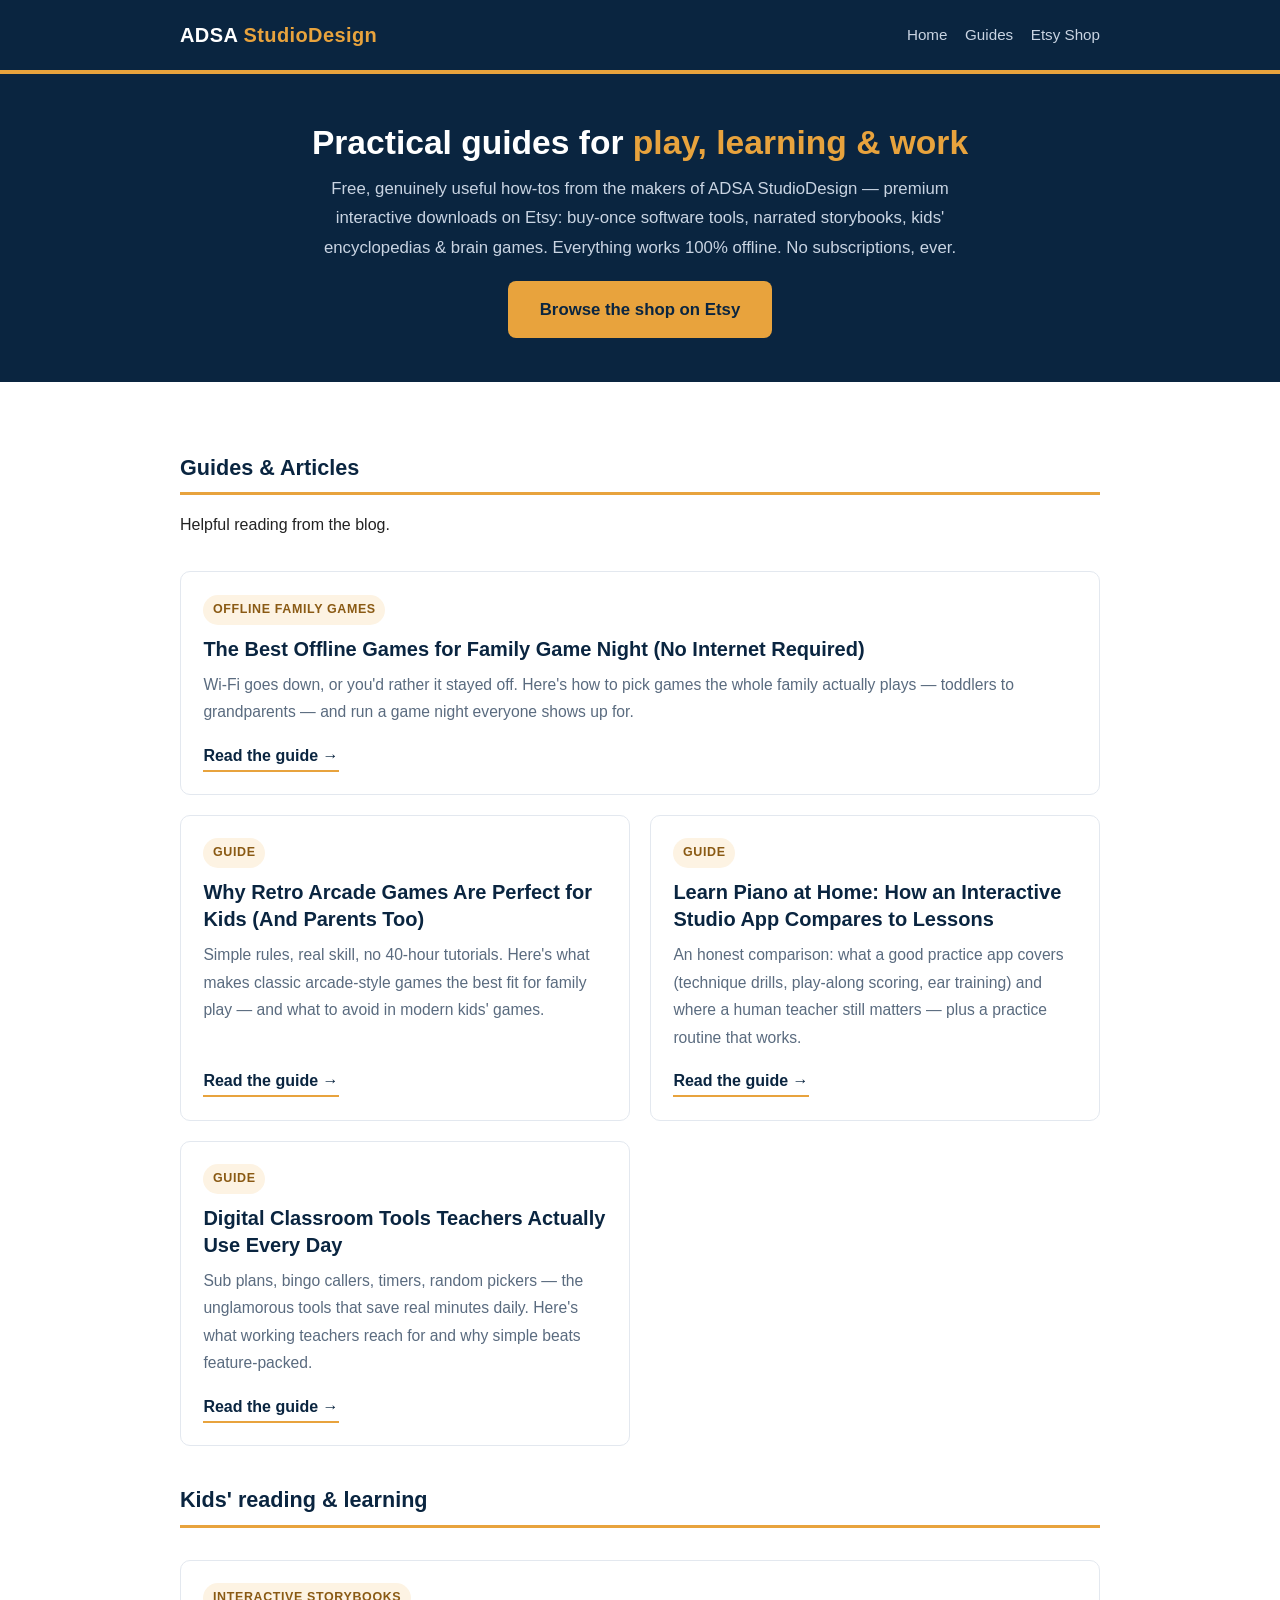
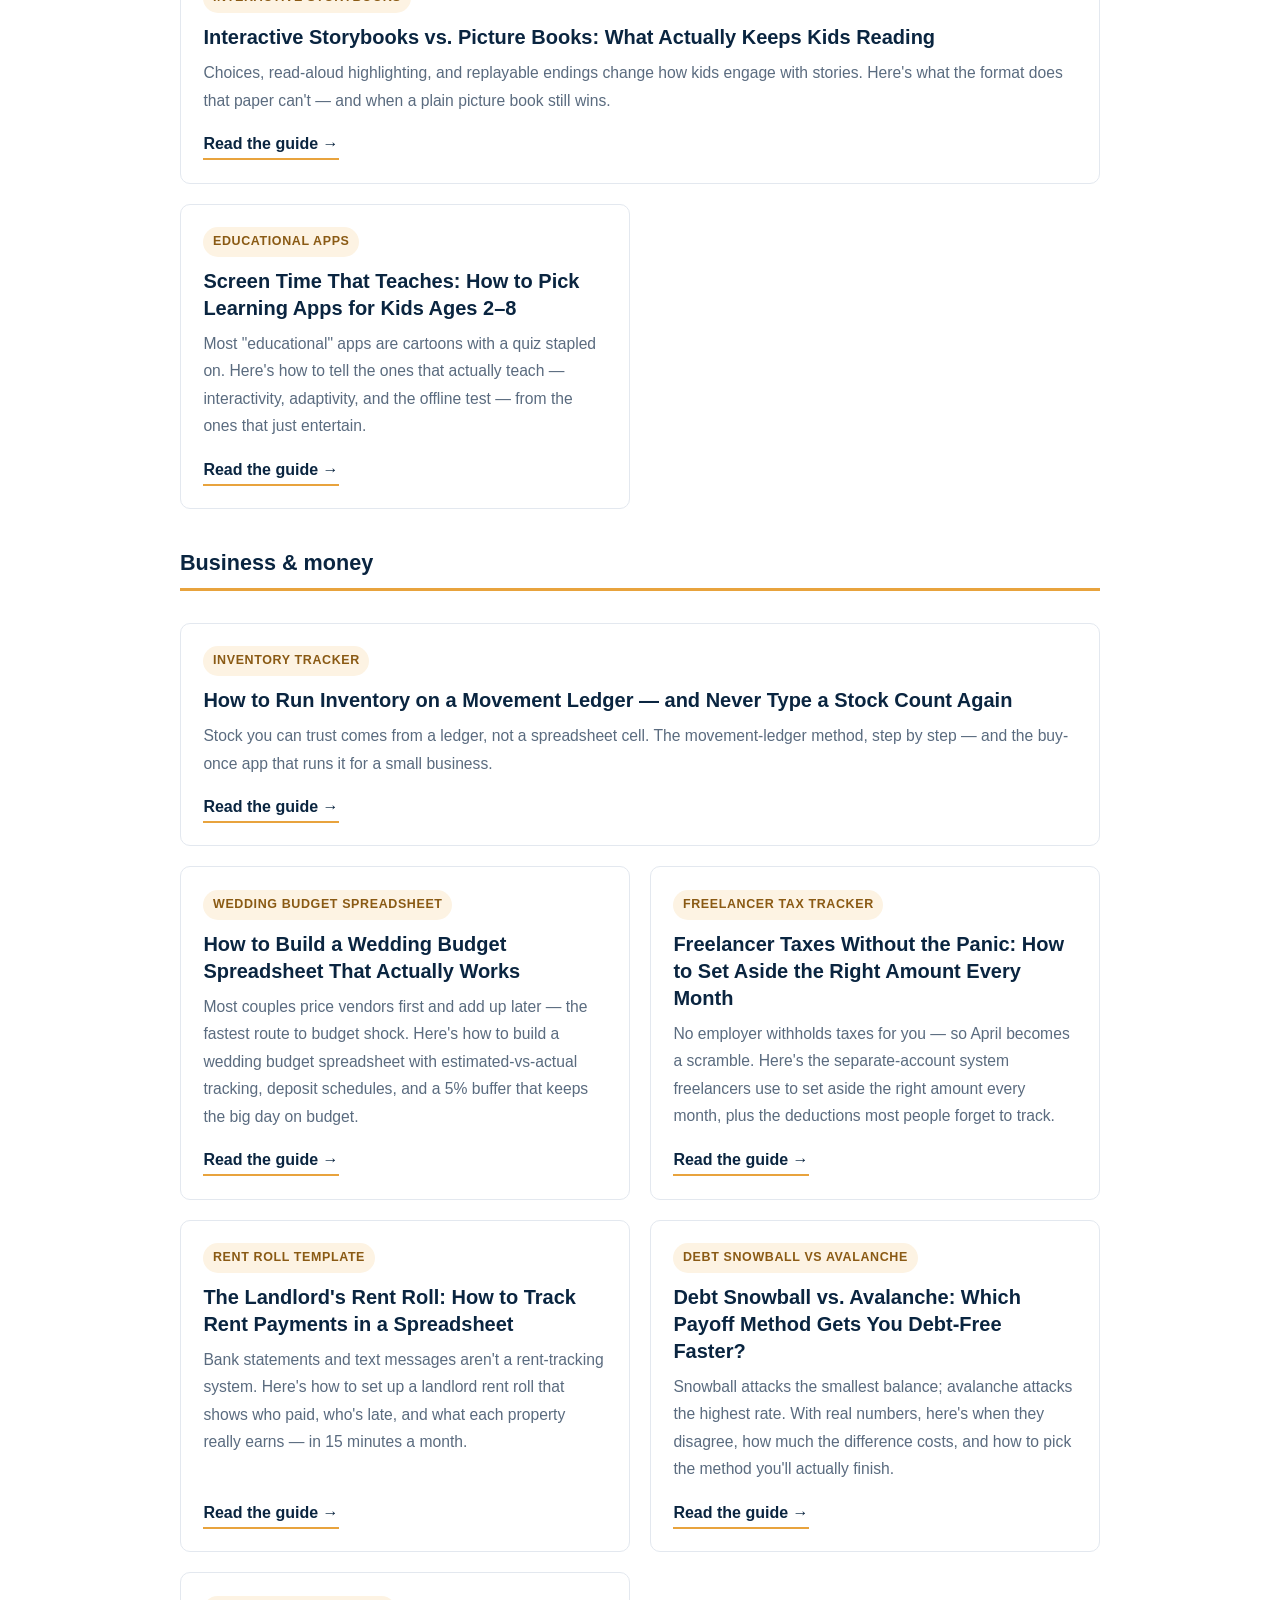
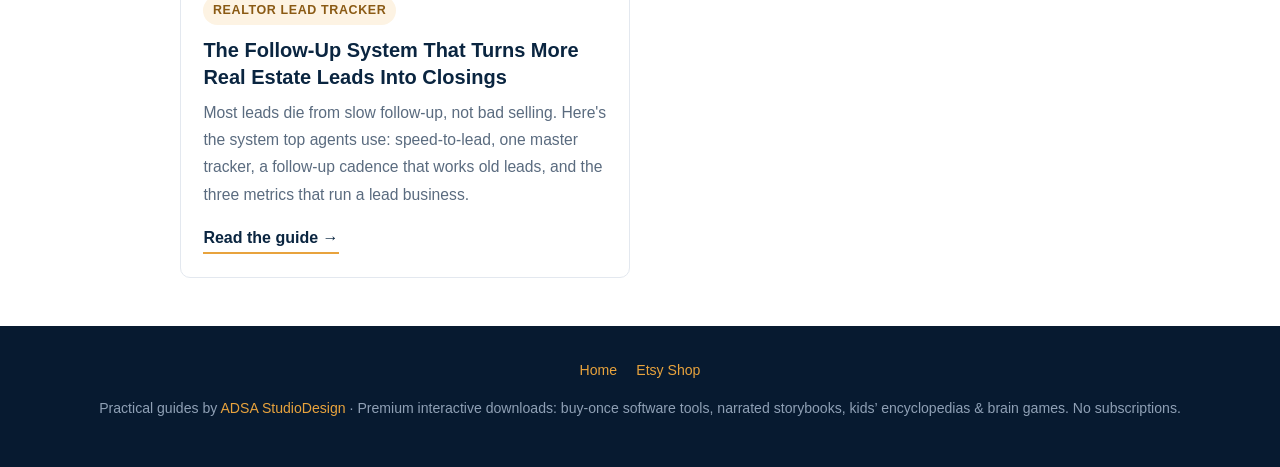
<file: index.html>
<!DOCTYPE html>
<html lang="en">
<head>
<meta charset="utf-8">
<meta name="viewport" content="width=device-width, initial-scale=1">
<title>Practical Guides: Business Software, Storybooks, Encyclopedias &amp; Brain Games | ADSA StudioDesign</title>
<meta name="description" content="Free practical guides from ADSA StudioDesign: business software tools, interactive storybooks for kids, kids' encyclopedias, and brain games — plus the premium interactive downloads behind them.">
<meta property="og:title" content="Practical Guides | ADSA StudioDesign">
<meta property="og:description" content="Free guides: business software, interactive storybooks, kids' encyclopedias, and brain games.">
<meta property="og:type" content="website">
<meta property="og:url" content="https://adsastudiodesign.github.io/adsa-blog/">
<link rel="stylesheet" href="assets/style.css">
</head>
<body>
<header class="site-header"><div class="wrap">
<a class="brand" href="index.html">ADSA <span>StudioDesign</span></a>
<nav class="site-nav"><a href="index.html">Home</a><a href="#guides">Guides</a><a href="https://www.etsy.com/shop/ADSAStudioDesign">Etsy Shop</a></nav>
</div></header>
<section class="hero"><h1>Practical guides for <span>play, learning &amp; work</span></h1>
<p>Free, genuinely useful how-tos from the makers of ADSA StudioDesign — premium interactive downloads on Etsy: buy-once software tools, narrated storybooks, kids' encyclopedias &amp; brain games. Everything works 100% offline. No subscriptions, ever.</p>
<div class="hero-cta"><a class="cta-button" href="https://www.etsy.com/shop/ADSAStudioDesign">Browse the shop on Etsy</a></div>
</section>
<main><div class="wrap" id="guides">
<h2 class="section-title">Guides &amp; Articles</h2>
<p class="section-sub">Helpful reading from the blog.</p>
<div class="cards"><div class="card"><span class="kicker">offline family games</span>
<h2><a href="articles/offline-games-for-family-game-night.html">The Best Offline Games for Family Game Night (No Internet Required)</a></h2>
<p>Wi-Fi goes down, or you'd rather it stayed off. Here's how to pick games the whole family actually plays — toddlers to grandparents — and run a game night everyone shows up for.</p>
<a class="read" href="articles/offline-games-for-family-game-night.html">Read the guide →</a></div><div class="card"><span class="kicker">Guide</span>
<h2><a href="articles/retro-arcade-games-offline.html">Why Retro Arcade Games Are Perfect for Kids (And Parents Too)</a></h2>
<p>Simple rules, real skill, no 40-hour tutorials. Here's what makes classic arcade-style games the best fit for family play — and what to avoid in modern kids' games.</p>
<a class="read" href="articles/retro-arcade-games-offline.html">Read the guide →</a></div><div class="card"><span class="kicker">Guide</span>
<h2><a href="articles/learn-piano-at-home-app.html">Learn Piano at Home: How an Interactive Studio App Compares to Lessons</a></h2>
<p>An honest comparison: what a good practice app covers (technique drills, play-along scoring, ear training) and where a human teacher still matters — plus a practice routine that works.</p>
<a class="read" href="articles/learn-piano-at-home-app.html">Read the guide →</a></div><div class="card"><span class="kicker">Guide</span>
<h2><a href="articles/teacher-classroom-tools-digital.html">Digital Classroom Tools Teachers Actually Use Every Day</a></h2>
<p>Sub plans, bingo callers, timers, random pickers — the unglamorous tools that save real minutes daily. Here's what working teachers reach for and why simple beats feature-packed.</p>
<a class="read" href="articles/teacher-classroom-tools-digital.html">Read the guide →</a></div></div>
<h2 class="section-title">Kids' reading &amp; learning</h2>
<div class="cards"><div class="card"><span class="kicker">interactive storybooks</span>
<h2><a href="articles/interactive-storybooks-vs-picture-books.html">Interactive Storybooks vs. Picture Books: What Actually Keeps Kids Reading</a></h2>
<p>Choices, read-aloud highlighting, and replayable endings change how kids engage with stories. Here's what the format does that paper can't — and when a plain picture book still wins.</p>
<a class="read" href="articles/interactive-storybooks-vs-picture-books.html">Read the guide →</a></div><div class="card"><span class="kicker">educational apps</span>
<h2><a href="articles/screen-free-learning-apps-for-kids.html">Screen Time That Teaches: How to Pick Learning Apps for Kids Ages 2–8</a></h2>
<p>Most "educational" apps are cartoons with a quiz stapled on. Here's how to tell the ones that actually teach — interactivity, adaptivity, and the offline test — from the ones that just entertain.</p>
<a class="read" href="articles/screen-free-learning-apps-for-kids.html">Read the guide →</a></div></div>
<h2 class="section-title">Business &amp; money</h2>
<div class="cards"><div class="card"><span class="kicker">inventory tracker</span>
<h2><a href="articles/inventory-movement-ledger.html">How to Run Inventory on a Movement Ledger — and Never Type a Stock Count Again</a></h2>
<p>Stock you can trust comes from a ledger, not a spreadsheet cell. The movement-ledger method, step by step — and the buy-once app that runs it for a small business.</p>
<a class="read" href="articles/inventory-movement-ledger.html">Read the guide →</a></div><div class="card"><span class="kicker">wedding budget spreadsheet</span>
<h2><a href="articles/wedding-budget-spreadsheet.html">How to Build a Wedding Budget Spreadsheet That Actually Works</a></h2>
<p>Most couples price vendors first and add up later — the fastest route to budget shock. Here's how to build a wedding budget spreadsheet with estimated-vs-actual tracking, deposit schedules, and a 5% buffer that keeps the big day on budget.</p>
<a class="read" href="articles/wedding-budget-spreadsheet.html">Read the guide →</a></div><div class="card"><span class="kicker">freelancer tax tracker</span>
<h2><a href="articles/freelancer-tax-tracker.html">Freelancer Taxes Without the Panic: How to Set Aside the Right Amount Every Month</a></h2>
<p>No employer withholds taxes for you — so April becomes a scramble. Here's the separate-account system freelancers use to set aside the right amount every month, plus the deductions most people forget to track.</p>
<a class="read" href="articles/freelancer-tax-tracker.html">Read the guide →</a></div><div class="card"><span class="kicker">rent roll template</span>
<h2><a href="articles/landlord-rent-roll-template.html">The Landlord&#x27;s Rent Roll: How to Track Rent Payments in a Spreadsheet</a></h2>
<p>Bank statements and text messages aren&#x27;t a rent-tracking system. Here's how to set up a landlord rent roll that shows who paid, who&#x27;s late, and what each property really earns — in 15 minutes a month.</p>
<a class="read" href="articles/landlord-rent-roll-template.html">Read the guide →</a></div><div class="card"><span class="kicker">debt snowball vs avalanche</span>
<h2><a href="articles/debt-snowball-vs-avalanche.html">Debt Snowball vs. Avalanche: Which Payoff Method Gets You Debt-Free Faster?</a></h2>
<p>Snowball attacks the smallest balance; avalanche attacks the highest rate. With real numbers, here&#x27;s when they disagree, how much the difference costs, and how to pick the method you&#x27;ll actually finish.</p>
<a class="read" href="articles/debt-snowball-vs-avalanche.html">Read the guide →</a></div><div class="card"><span class="kicker">realtor lead tracker</span>
<h2><a href="articles/realtor-lead-tracker.html">The Follow-Up System That Turns More Real Estate Leads Into Closings</a></h2>
<p>Most leads die from slow follow-up, not bad selling. Here's the system top agents use: speed-to-lead, one master tracker, a follow-up cadence that works old leads, and the three metrics that run a lead business.</p>
<a class="read" href="articles/realtor-lead-tracker.html">Read the guide →</a></div></div>
</div></main>
<footer class="site-footer"><nav><a href="index.html">Home</a><a href="https://www.etsy.com/shop/ADSAStudioDesign">Etsy Shop</a></nav>
<p>Practical guides by <a href="https://www.etsy.com/shop/ADSAStudioDesign">ADSA StudioDesign</a> · Premium interactive downloads: buy-once software tools, narrated storybooks, kids&rsquo; encyclopedias &amp; brain games. No subscriptions.</p></footer>
</body>
</html>
</file>
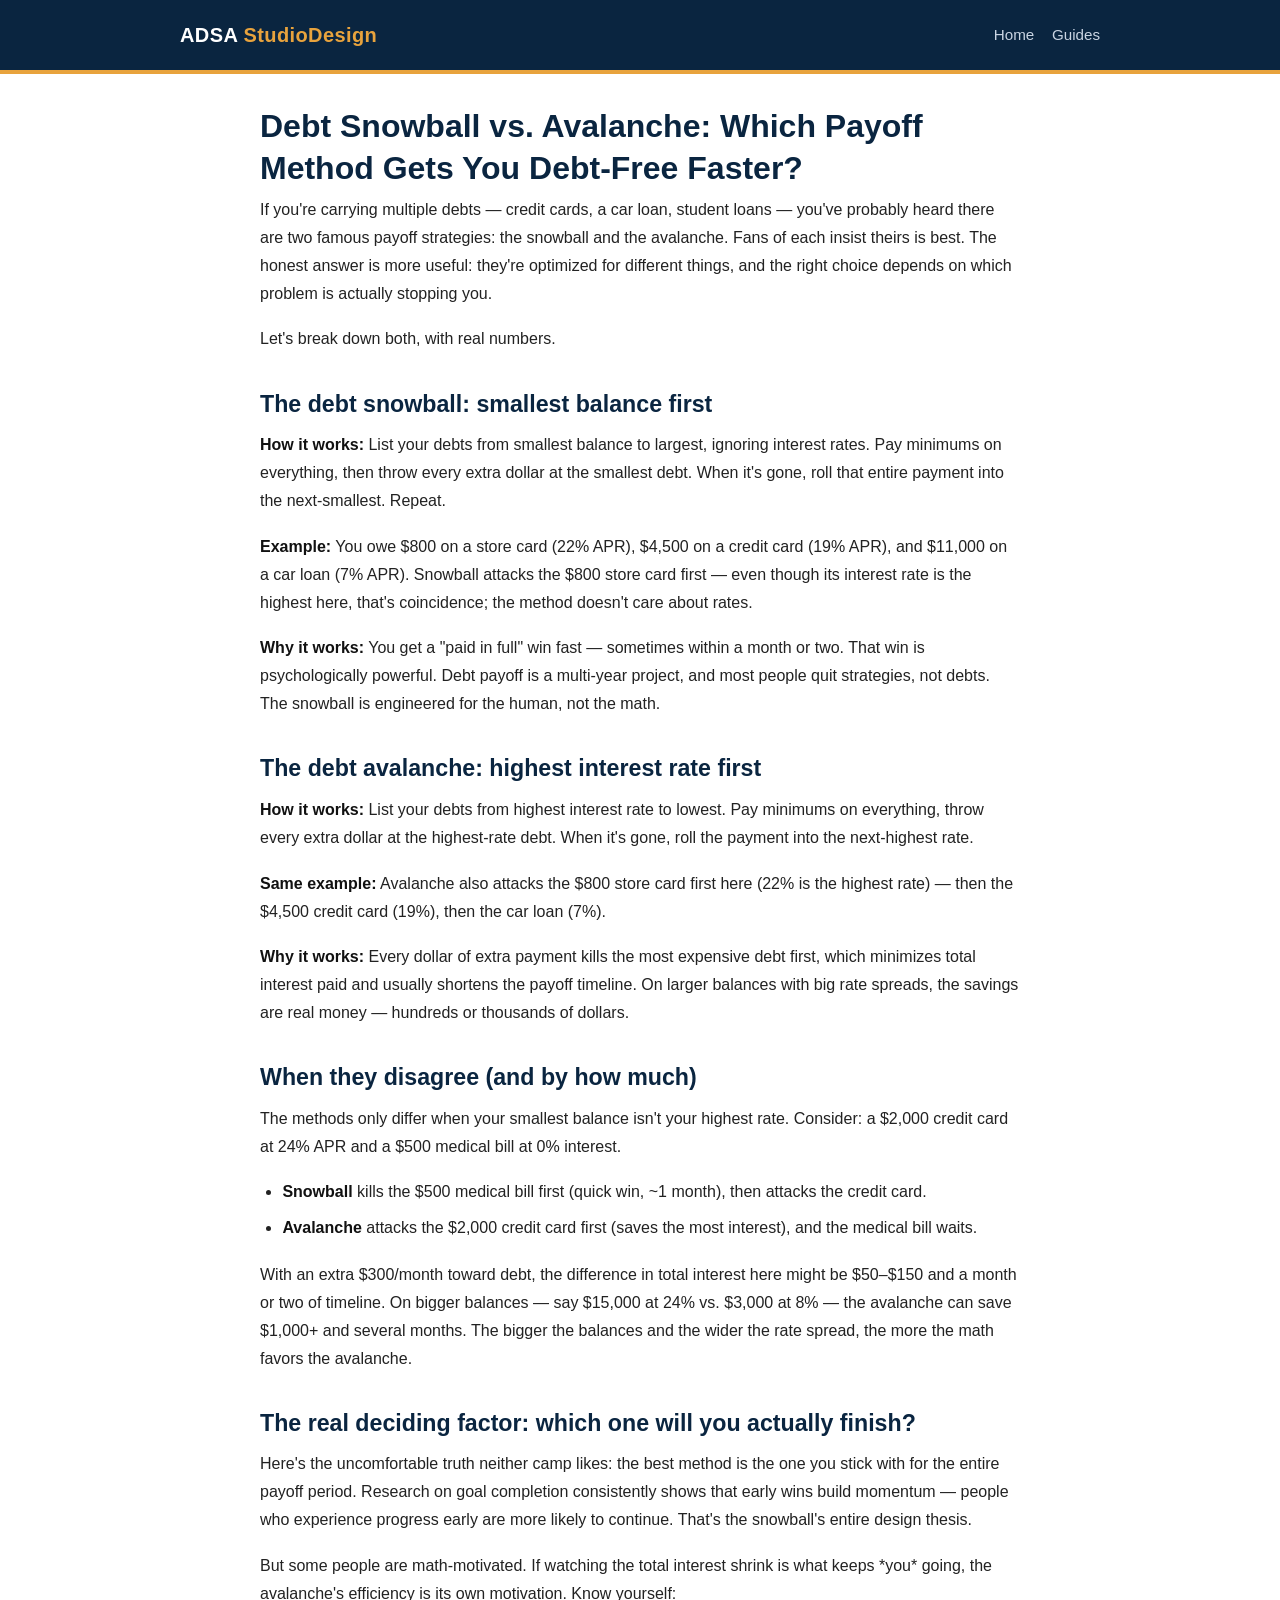
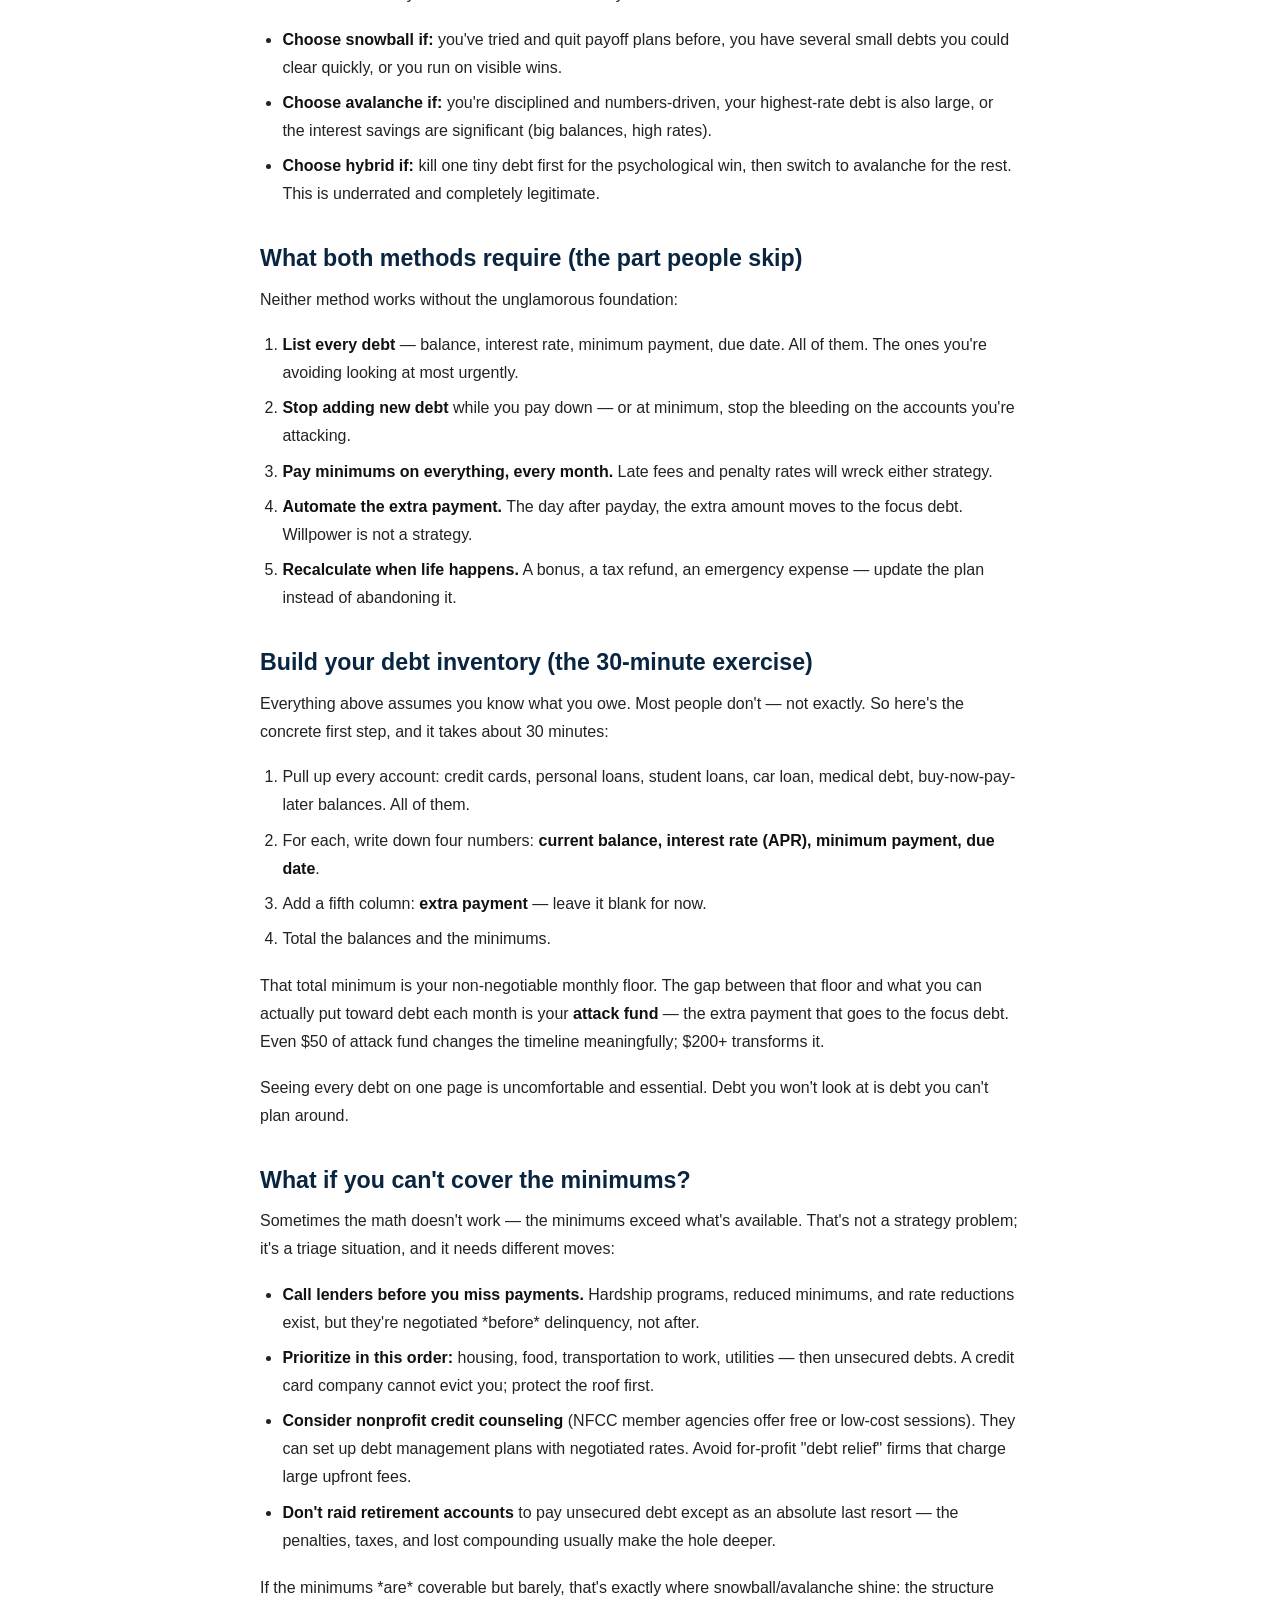
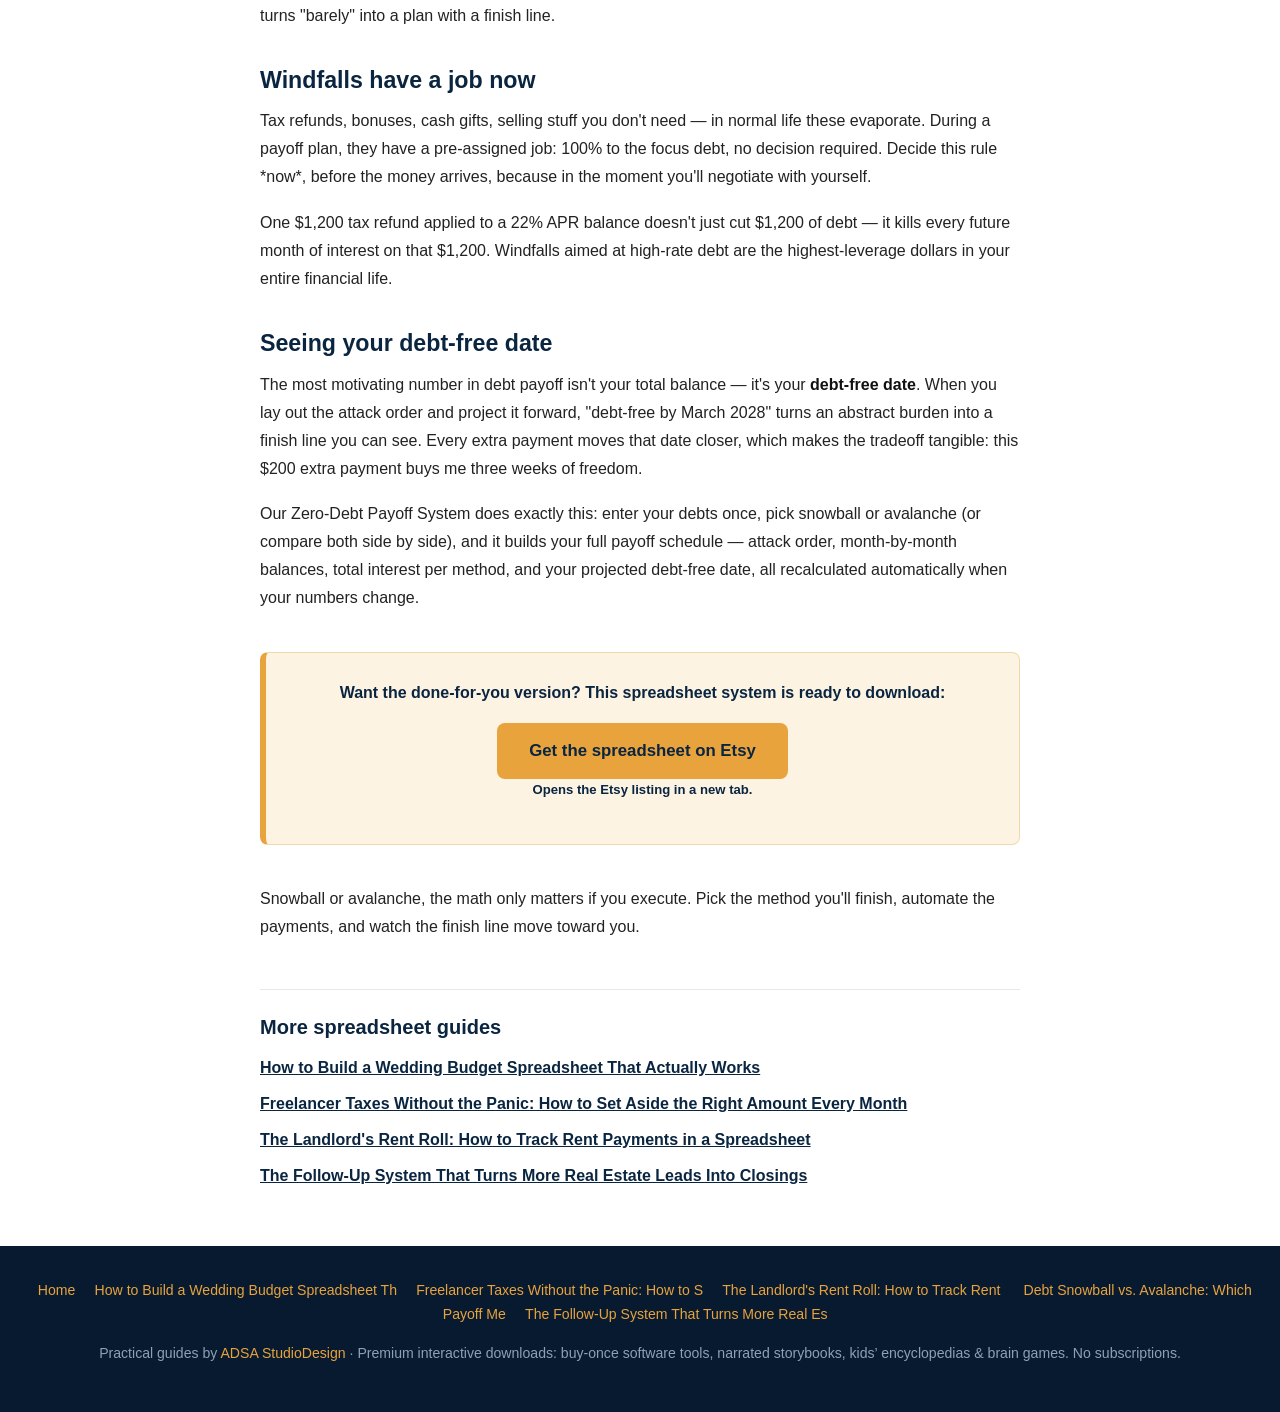
<file: articles/debt-snowball-vs-avalanche.html>
<!DOCTYPE html>
<html lang="en">
<head>
<meta charset="utf-8">
<meta name="viewport" content="width=device-width, initial-scale=1">
<title>Debt Snowball vs. Avalanche: Which Payoff Method Gets You Debt-Free Faster? | ADSA StudioDesign</title>
<meta name="description" content="Debt snowball vs avalanche: which payoff method gets you debt-free faster? Compare both with real numbers and pick the strategy you&#x27;ll actually finish.">
<meta property="og:title" content="Debt Snowball vs. Avalanche: Which Payoff Method Gets You Debt-Free Faster? | ADSA StudioDesign">
<meta property="og:description" content="Debt snowball vs avalanche: which payoff method gets you debt-free faster? Compare both with real numbers and pick the strategy you&#x27;ll actually finish.">
<meta property="og:type" content="article">
<meta property="og:url" content="https://adsastudiodesign.github.io/adsa-blog/articles/debt-snowball-vs-avalanche.html">
<link rel="stylesheet" href="../assets/style.css">
</head>
<body>
<header class="site-header"><div class="wrap">
<a class="brand" href="../index.html">ADSA <span>StudioDesign</span></a>
<nav class="site-nav"><a href="../index.html">Home</a><a href="../index.html#guides">Guides</a></nav>
</div></header>
<main><div class="wrap"><article class="post">
<h1>Debt Snowball vs. Avalanche: Which Payoff Method Gets You Debt-Free Faster?</h1>
<p>If you&#x27;re carrying multiple debts — credit cards, a car loan, student loans — you&#x27;ve probably heard there are two famous payoff strategies: the snowball and the avalanche. Fans of each insist theirs is best. The honest answer is more useful: they&#x27;re optimized for different things, and the right choice depends on which problem is actually stopping you.</p>
<p>Let&#x27;s break down both, with real numbers.</p>
<h2>The debt snowball: smallest balance first</h2>
<p><strong>How it works:</strong> List your debts from smallest balance to largest, ignoring interest rates. Pay minimums on everything, then throw every extra dollar at the smallest debt. When it&#x27;s gone, roll that entire payment into the next-smallest. Repeat.</p>
<p><strong>Example:</strong> You owe $800 on a store card (22% APR), $4,500 on a credit card (19% APR), and $11,000 on a car loan (7% APR). Snowball attacks the $800 store card first — even though its interest rate is the highest here, that&#x27;s coincidence; the method doesn&#x27;t care about rates.</p>
<p><strong>Why it works:</strong> You get a &quot;paid in full&quot; win fast — sometimes within a month or two. That win is psychologically powerful. Debt payoff is a multi-year project, and most people quit strategies, not debts. The snowball is engineered for the human, not the math.</p>
<h2>The debt avalanche: highest interest rate first</h2>
<p><strong>How it works:</strong> List your debts from highest interest rate to lowest. Pay minimums on everything, throw every extra dollar at the highest-rate debt. When it&#x27;s gone, roll the payment into the next-highest rate.</p>
<p><strong>Same example:</strong> Avalanche also attacks the $800 store card first here (22% is the highest rate) — then the $4,500 credit card (19%), then the car loan (7%).</p>
<p><strong>Why it works:</strong> Every dollar of extra payment kills the most expensive debt first, which minimizes total interest paid and usually shortens the payoff timeline. On larger balances with big rate spreads, the savings are real money — hundreds or thousands of dollars.</p>
<h2>When they disagree (and by how much)</h2>
<p>The methods only differ when your smallest balance isn&#x27;t your highest rate. Consider: a $2,000 credit card at 24% APR and a $500 medical bill at 0% interest.</p>
<ul><li><strong>Snowball</strong> kills the $500 medical bill first (quick win, ~1 month), then attacks the credit card.</li><li><strong>Avalanche</strong> attacks the $2,000 credit card first (saves the most interest), and the medical bill waits.</li></ul>
<p>With an extra $300/month toward debt, the difference in total interest here might be $50–$150 and a month or two of timeline. On bigger balances — say $15,000 at 24% vs. $3,000 at 8% — the avalanche can save $1,000+ and several months. The bigger the balances and the wider the rate spread, the more the math favors the avalanche.</p>
<h2>The real deciding factor: which one will you actually finish?</h2>
<p>Here&#x27;s the uncomfortable truth neither camp likes: the best method is the one you stick with for the entire payoff period. Research on goal completion consistently shows that early wins build momentum — people who experience progress early are more likely to continue. That&#x27;s the snowball&#x27;s entire design thesis.</p>
<p>But some people are math-motivated. If watching the total interest shrink is what keeps *you* going, the avalanche&#x27;s efficiency is its own motivation. Know yourself:</p>
<ul><li><strong>Choose snowball if:</strong> you&#x27;ve tried and quit payoff plans before, you have several small debts you could clear quickly, or you run on visible wins.</li><li><strong>Choose avalanche if:</strong> you&#x27;re disciplined and numbers-driven, your highest-rate debt is also large, or the interest savings are significant (big balances, high rates).</li><li><strong>Choose hybrid if:</strong> kill one tiny debt first for the psychological win, then switch to avalanche for the rest. This is underrated and completely legitimate.</li></ul>
<h2>What both methods require (the part people skip)</h2>
<p>Neither method works without the unglamorous foundation:</p>
<ol><li><strong>List every debt</strong> — balance, interest rate, minimum payment, due date. All of them. The ones you&#x27;re avoiding looking at most urgently.</li><li><strong>Stop adding new debt</strong> while you pay down — or at minimum, stop the bleeding on the accounts you&#x27;re attacking.</li><li><strong>Pay minimums on everything, every month.</strong> Late fees and penalty rates will wreck either strategy.</li><li><strong>Automate the extra payment.</strong> The day after payday, the extra amount moves to the focus debt. Willpower is not a strategy.</li><li><strong>Recalculate when life happens.</strong> A bonus, a tax refund, an emergency expense — update the plan instead of abandoning it.</li></ol>
<h2>Build your debt inventory (the 30-minute exercise)</h2>
<p>Everything above assumes you know what you owe. Most people don&#x27;t — not exactly. So here&#x27;s the concrete first step, and it takes about 30 minutes:</p>
<ol><li>Pull up every account: credit cards, personal loans, student loans, car loan, medical debt, buy-now-pay-later balances. All of them.</li><li>For each, write down four numbers: <strong>current balance, interest rate (APR), minimum payment, due date</strong>.</li><li>Add a fifth column: <strong>extra payment</strong> — leave it blank for now.</li><li>Total the balances and the minimums.</li></ol>
<p>That total minimum is your non-negotiable monthly floor. The gap between that floor and what you can actually put toward debt each month is your <strong>attack fund</strong> — the extra payment that goes to the focus debt. Even $50 of attack fund changes the timeline meaningfully; $200+ transforms it.</p>
<p>Seeing every debt on one page is uncomfortable and essential. Debt you won&#x27;t look at is debt you can&#x27;t plan around.</p>
<h2>What if you can&#x27;t cover the minimums?</h2>
<p>Sometimes the math doesn&#x27;t work — the minimums exceed what&#x27;s available. That&#x27;s not a strategy problem; it&#x27;s a triage situation, and it needs different moves:</p>
<ul><li><strong>Call lenders before you miss payments.</strong> Hardship programs, reduced minimums, and rate reductions exist, but they&#x27;re negotiated *before* delinquency, not after.</li><li><strong>Prioritize in this order:</strong> housing, food, transportation to work, utilities — then unsecured debts. A credit card company cannot evict you; protect the roof first.</li><li><strong>Consider nonprofit credit counseling</strong> (NFCC member agencies offer free or low-cost sessions). They can set up debt management plans with negotiated rates. Avoid for-profit &quot;debt relief&quot; firms that charge large upfront fees.</li><li><strong>Don&#x27;t raid retirement accounts</strong> to pay unsecured debt except as an absolute last resort — the penalties, taxes, and lost compounding usually make the hole deeper.</li></ul>
<p>If the minimums *are* coverable but barely, that&#x27;s exactly where snowball/avalanche shine: the structure turns &quot;barely&quot; into a plan with a finish line.</p>
<h2>Windfalls have a job now</h2>
<p>Tax refunds, bonuses, cash gifts, selling stuff you don&#x27;t need — in normal life these evaporate. During a payoff plan, they have a pre-assigned job: 100% to the focus debt, no decision required. Decide this rule *now*, before the money arrives, because in the moment you&#x27;ll negotiate with yourself.</p>
<p>One $1,200 tax refund applied to a 22% APR balance doesn&#x27;t just cut $1,200 of debt — it kills every future month of interest on that $1,200. Windfalls aimed at high-rate debt are the highest-leverage dollars in your entire financial life.</p>
<h2>Seeing your debt-free date</h2>
<p>The most motivating number in debt payoff isn&#x27;t your total balance — it&#x27;s your <strong>debt-free date</strong>. When you lay out the attack order and project it forward, &quot;debt-free by March 2028&quot; turns an abstract burden into a finish line you can see. Every extra payment moves that date closer, which makes the tradeoff tangible: this $200 extra payment buys me three weeks of freedom.</p>
<p>Our Zero-Debt Payoff System does exactly this: enter your debts once, pick snowball or avalanche (or compare both side by side), and it builds your full payoff schedule — attack order, month-by-month balances, total interest per method, and your projected debt-free date, all recalculated automatically when your numbers change.</p>
<div class="cta-box"><p>Want the done-for-you version? This spreadsheet system is ready to download:</p><a class="cta-button" href="https://www.etsy.com/listing/4585902964">Get the spreadsheet on Etsy</a><p class="cta-note">Opens the Etsy listing in a new tab.</p></div>
<p>Snowball or avalanche, the math only matters if you execute. Pick the method you&#x27;ll finish, automate the payments, and watch the finish line move toward you.</p>
<section class="more-guides"><h2>More spreadsheet guides</h2><ul><li><a href="wedding-budget-spreadsheet.html">How to Build a Wedding Budget Spreadsheet That Actually Works</a></li><li><a href="freelancer-tax-tracker.html">Freelancer Taxes Without the Panic: How to Set Aside the Right Amount Every Month</a></li><li><a href="landlord-rent-roll-template.html">The Landlord&#x27;s Rent Roll: How to Track Rent Payments in a Spreadsheet</a></li><li><a href="realtor-lead-tracker.html">The Follow-Up System That Turns More Real Estate Leads Into Closings</a></li></ul></section>
</article></div></main>
<footer class="site-footer"><nav><a href="../index.html">Home</a><a href="wedding-budget-spreadsheet.html">How to Build a Wedding Budget Spreadsheet Th</a><a href="freelancer-tax-tracker.html">Freelancer Taxes Without the Panic: How to S</a><a href="landlord-rent-roll-template.html">The Landlord&#x27;s Rent Roll: How to Track Rent </a><a href="debt-snowball-vs-avalanche.html">Debt Snowball vs. Avalanche: Which Payoff Me</a><a href="realtor-lead-tracker.html">The Follow-Up System That Turns More Real Es</a></nav>
<p>Practical guides by <a href="https://www.etsy.com/shop/ADSAStudioDesign">ADSA StudioDesign</a> · Premium interactive downloads: buy-once software tools, narrated storybooks, kids&rsquo; encyclopedias &amp; brain games. No subscriptions.</p></footer>
</body>
</html>
</file>
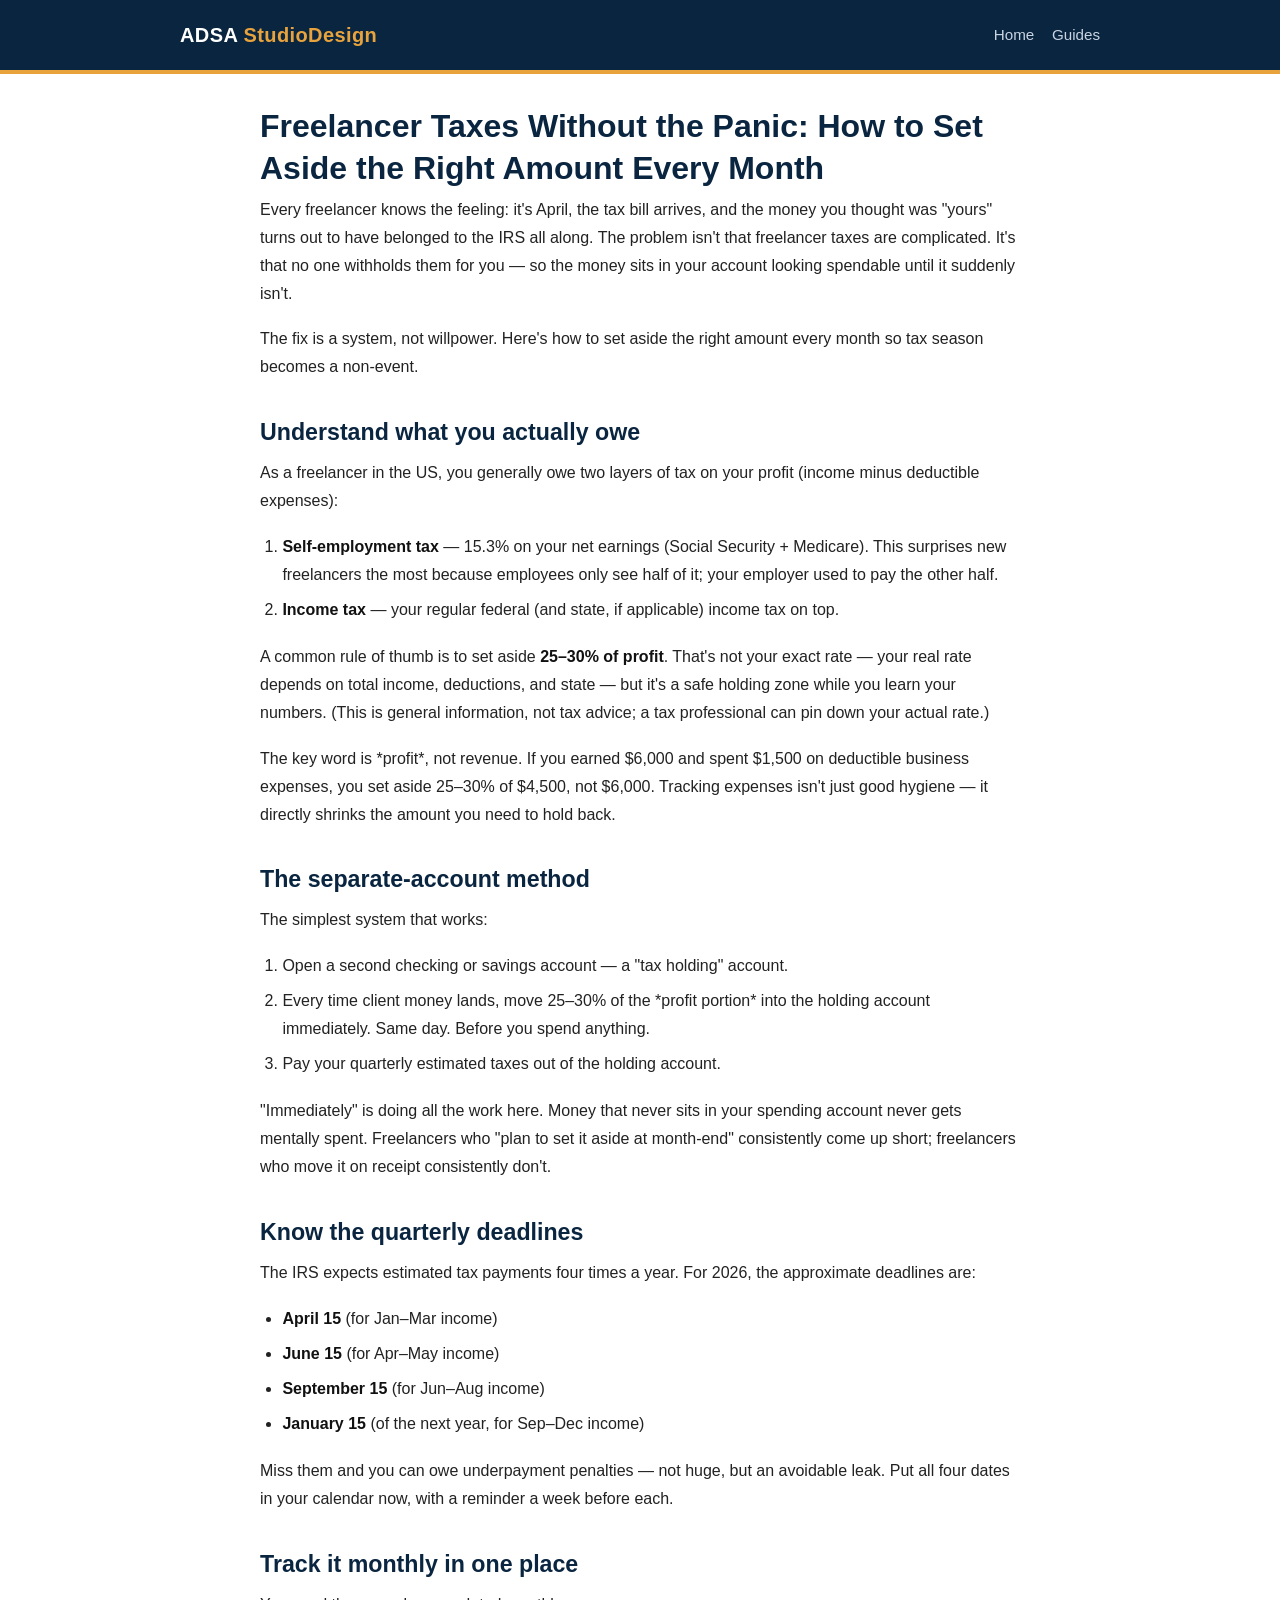
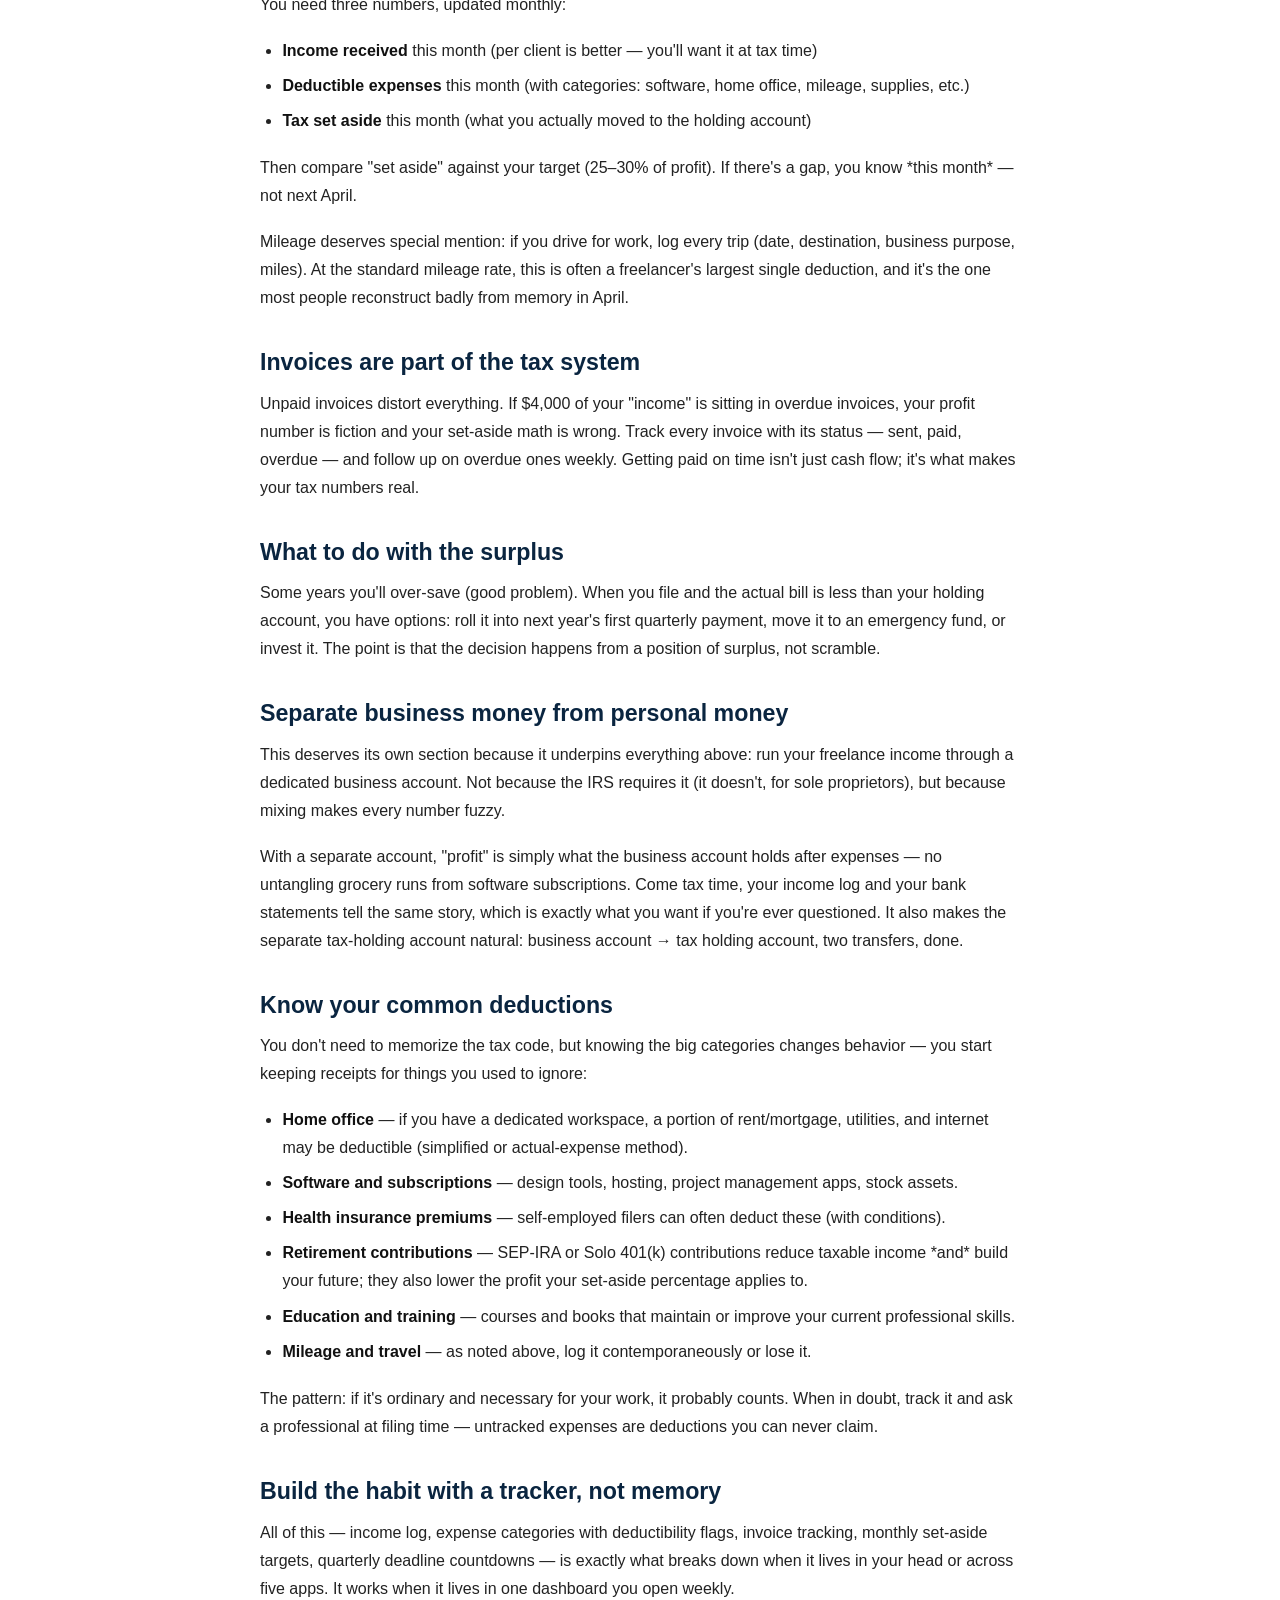
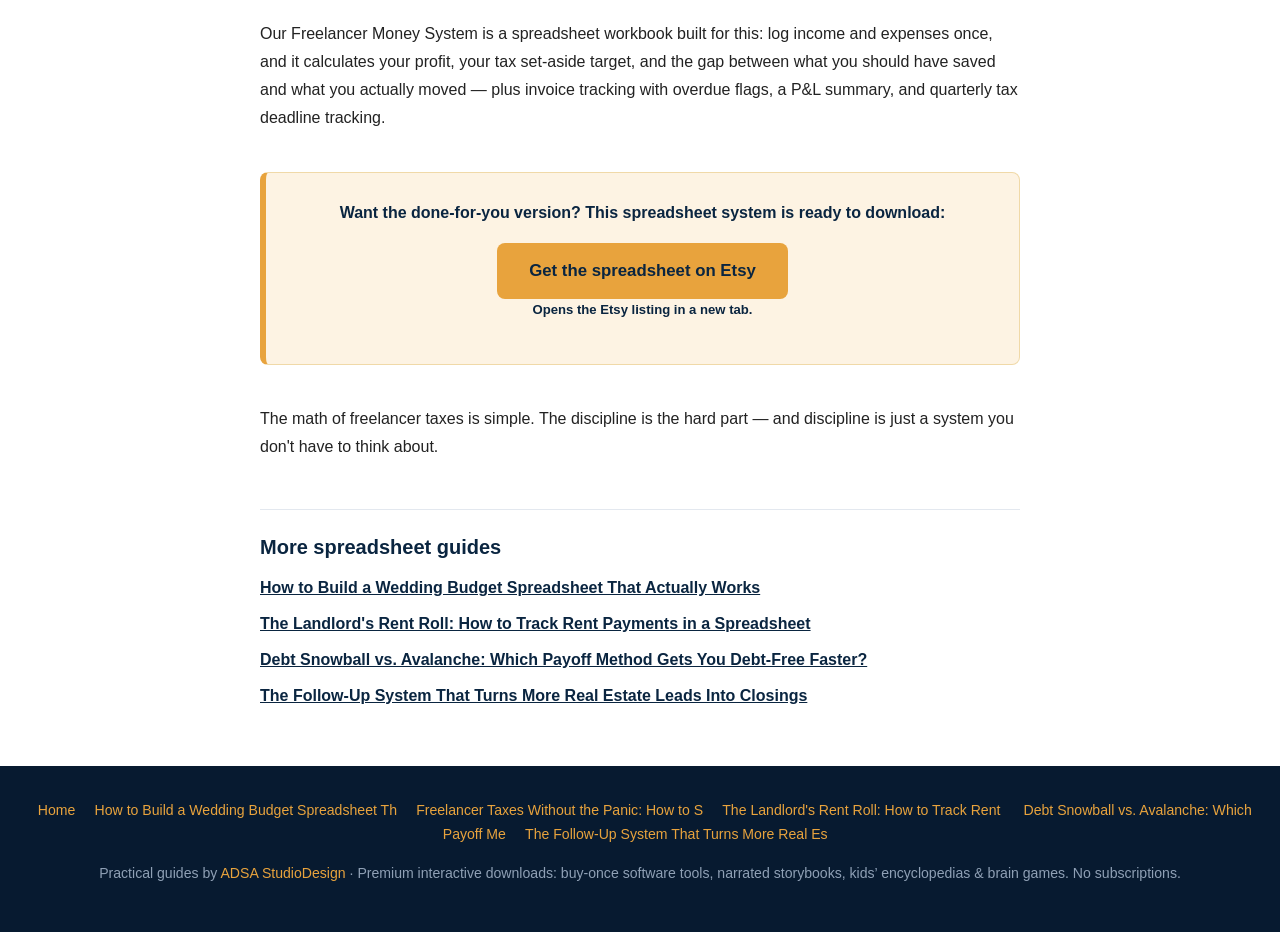
<file: articles/freelancer-tax-tracker.html>
<!DOCTYPE html>
<html lang="en">
<head>
<meta charset="utf-8">
<meta name="viewport" content="width=device-width, initial-scale=1">
<title>Freelancer Taxes Without the Panic: How to Set Aside the Right Amount Every Month | ADSA StudioDesign</title>
<meta name="description" content="Freelancer taxes without the panic: how to set aside 25-30% of profit monthly, track deductions, and use a freelancer tax tracker to stay ahead of quarterly deadlines.">
<meta property="og:title" content="Freelancer Taxes Without the Panic: How to Set Aside the Right Amount Every Month | ADSA StudioDesign">
<meta property="og:description" content="Freelancer taxes without the panic: how to set aside 25-30% of profit monthly, track deductions, and use a freelancer tax tracker to stay ahead of quarterly deadlines.">
<meta property="og:type" content="article">
<meta property="og:url" content="https://adsastudiodesign.github.io/adsa-blog/articles/freelancer-tax-tracker.html">
<link rel="stylesheet" href="../assets/style.css">
</head>
<body>
<header class="site-header"><div class="wrap">
<a class="brand" href="../index.html">ADSA <span>StudioDesign</span></a>
<nav class="site-nav"><a href="../index.html">Home</a><a href="../index.html#guides">Guides</a></nav>
</div></header>
<main><div class="wrap"><article class="post">
<h1>Freelancer Taxes Without the Panic: How to Set Aside the Right Amount Every Month</h1>
<p>Every freelancer knows the feeling: it&#x27;s April, the tax bill arrives, and the money you thought was &quot;yours&quot; turns out to have belonged to the IRS all along. The problem isn&#x27;t that freelancer taxes are complicated. It&#x27;s that no one withholds them for you — so the money sits in your account looking spendable until it suddenly isn&#x27;t.</p>
<p>The fix is a system, not willpower. Here&#x27;s how to set aside the right amount every month so tax season becomes a non-event.</p>
<h2>Understand what you actually owe</h2>
<p>As a freelancer in the US, you generally owe two layers of tax on your profit (income minus deductible expenses):</p>
<ol><li><strong>Self-employment tax</strong> — 15.3% on your net earnings (Social Security + Medicare). This surprises new freelancers the most because employees only see half of it; your employer used to pay the other half.</li><li><strong>Income tax</strong> — your regular federal (and state, if applicable) income tax on top.</li></ol>
<p>A common rule of thumb is to set aside <strong>25–30% of profit</strong>. That&#x27;s not your exact rate — your real rate depends on total income, deductions, and state — but it&#x27;s a safe holding zone while you learn your numbers. (This is general information, not tax advice; a tax professional can pin down your actual rate.)</p>
<p>The key word is *profit*, not revenue. If you earned $6,000 and spent $1,500 on deductible business expenses, you set aside 25–30% of $4,500, not $6,000. Tracking expenses isn&#x27;t just good hygiene — it directly shrinks the amount you need to hold back.</p>
<h2>The separate-account method</h2>
<p>The simplest system that works:</p>
<ol><li>Open a second checking or savings account — a &quot;tax holding&quot; account.</li><li>Every time client money lands, move 25–30% of the *profit portion* into the holding account immediately. Same day. Before you spend anything.</li><li>Pay your quarterly estimated taxes out of the holding account.</li></ol>
<p>&quot;Immediately&quot; is doing all the work here. Money that never sits in your spending account never gets mentally spent. Freelancers who &quot;plan to set it aside at month-end&quot; consistently come up short; freelancers who move it on receipt consistently don&#x27;t.</p>
<h2>Know the quarterly deadlines</h2>
<p>The IRS expects estimated tax payments four times a year. For 2026, the approximate deadlines are:</p>
<ul><li><strong>April 15</strong> (for Jan–Mar income)</li><li><strong>June 15</strong> (for Apr–May income)</li><li><strong>September 15</strong> (for Jun–Aug income)</li><li><strong>January 15</strong> (of the next year, for Sep–Dec income)</li></ul>
<p>Miss them and you can owe underpayment penalties — not huge, but an avoidable leak. Put all four dates in your calendar now, with a reminder a week before each.</p>
<h2>Track it monthly in one place</h2>
<p>You need three numbers, updated monthly:</p>
<ul><li><strong>Income received</strong> this month (per client is better — you&#x27;ll want it at tax time)</li><li><strong>Deductible expenses</strong> this month (with categories: software, home office, mileage, supplies, etc.)</li><li><strong>Tax set aside</strong> this month (what you actually moved to the holding account)</li></ul>
<p>Then compare &quot;set aside&quot; against your target (25–30% of profit). If there&#x27;s a gap, you know *this month* — not next April.</p>
<p>Mileage deserves special mention: if you drive for work, log every trip (date, destination, business purpose, miles). At the standard mileage rate, this is often a freelancer&#x27;s largest single deduction, and it&#x27;s the one most people reconstruct badly from memory in April.</p>
<h2>Invoices are part of the tax system</h2>
<p>Unpaid invoices distort everything. If $4,000 of your &quot;income&quot; is sitting in overdue invoices, your profit number is fiction and your set-aside math is wrong. Track every invoice with its status — sent, paid, overdue — and follow up on overdue ones weekly. Getting paid on time isn&#x27;t just cash flow; it&#x27;s what makes your tax numbers real.</p>
<h2>What to do with the surplus</h2>
<p>Some years you&#x27;ll over-save (good problem). When you file and the actual bill is less than your holding account, you have options: roll it into next year&#x27;s first quarterly payment, move it to an emergency fund, or invest it. The point is that the decision happens from a position of surplus, not scramble.</p>
<h2>Separate business money from personal money</h2>
<p>This deserves its own section because it underpins everything above: run your freelance income through a dedicated business account. Not because the IRS requires it (it doesn&#x27;t, for sole proprietors), but because mixing makes every number fuzzy.</p>
<p>With a separate account, &quot;profit&quot; is simply what the business account holds after expenses — no untangling grocery runs from software subscriptions. Come tax time, your income log and your bank statements tell the same story, which is exactly what you want if you&#x27;re ever questioned. It also makes the separate tax-holding account natural: business account → tax holding account, two transfers, done.</p>
<h2>Know your common deductions</h2>
<p>You don&#x27;t need to memorize the tax code, but knowing the big categories changes behavior — you start keeping receipts for things you used to ignore:</p>
<ul><li><strong>Home office</strong> — if you have a dedicated workspace, a portion of rent/mortgage, utilities, and internet may be deductible (simplified or actual-expense method).</li><li><strong>Software and subscriptions</strong> — design tools, hosting, project management apps, stock assets.</li><li><strong>Health insurance premiums</strong> — self-employed filers can often deduct these (with conditions).</li><li><strong>Retirement contributions</strong> — SEP-IRA or Solo 401(k) contributions reduce taxable income *and* build your future; they also lower the profit your set-aside percentage applies to.</li><li><strong>Education and training</strong> — courses and books that maintain or improve your current professional skills.</li><li><strong>Mileage and travel</strong> — as noted above, log it contemporaneously or lose it.</li></ul>
<p>The pattern: if it&#x27;s ordinary and necessary for your work, it probably counts. When in doubt, track it and ask a professional at filing time — untracked expenses are deductions you can never claim.</p>
<h2>Build the habit with a tracker, not memory</h2>
<p>All of this — income log, expense categories with deductibility flags, invoice tracking, monthly set-aside targets, quarterly deadline countdowns — is exactly what breaks down when it lives in your head or across five apps. It works when it lives in one dashboard you open weekly.</p>
<p>Our Freelancer Money System is a spreadsheet workbook built for this: log income and expenses once, and it calculates your profit, your tax set-aside target, and the gap between what you should have saved and what you actually moved — plus invoice tracking with overdue flags, a P&amp;L summary, and quarterly tax deadline tracking.</p>
<div class="cta-box"><p>Want the done-for-you version? This spreadsheet system is ready to download:</p><a class="cta-button" href="https://www.etsy.com/listing/4585905110">Get the spreadsheet on Etsy</a><p class="cta-note">Opens the Etsy listing in a new tab.</p></div>
<p>The math of freelancer taxes is simple. The discipline is the hard part — and discipline is just a system you don&#x27;t have to think about.</p>
<section class="more-guides"><h2>More spreadsheet guides</h2><ul><li><a href="wedding-budget-spreadsheet.html">How to Build a Wedding Budget Spreadsheet That Actually Works</a></li><li><a href="landlord-rent-roll-template.html">The Landlord&#x27;s Rent Roll: How to Track Rent Payments in a Spreadsheet</a></li><li><a href="debt-snowball-vs-avalanche.html">Debt Snowball vs. Avalanche: Which Payoff Method Gets You Debt-Free Faster?</a></li><li><a href="realtor-lead-tracker.html">The Follow-Up System That Turns More Real Estate Leads Into Closings</a></li></ul></section>
</article></div></main>
<footer class="site-footer"><nav><a href="../index.html">Home</a><a href="wedding-budget-spreadsheet.html">How to Build a Wedding Budget Spreadsheet Th</a><a href="freelancer-tax-tracker.html">Freelancer Taxes Without the Panic: How to S</a><a href="landlord-rent-roll-template.html">The Landlord&#x27;s Rent Roll: How to Track Rent </a><a href="debt-snowball-vs-avalanche.html">Debt Snowball vs. Avalanche: Which Payoff Me</a><a href="realtor-lead-tracker.html">The Follow-Up System That Turns More Real Es</a></nav>
<p>Practical guides by <a href="https://www.etsy.com/shop/ADSAStudioDesign">ADSA StudioDesign</a> · Premium interactive downloads: buy-once software tools, narrated storybooks, kids&rsquo; encyclopedias &amp; brain games. No subscriptions.</p></footer>
</body>
</html>
</file>
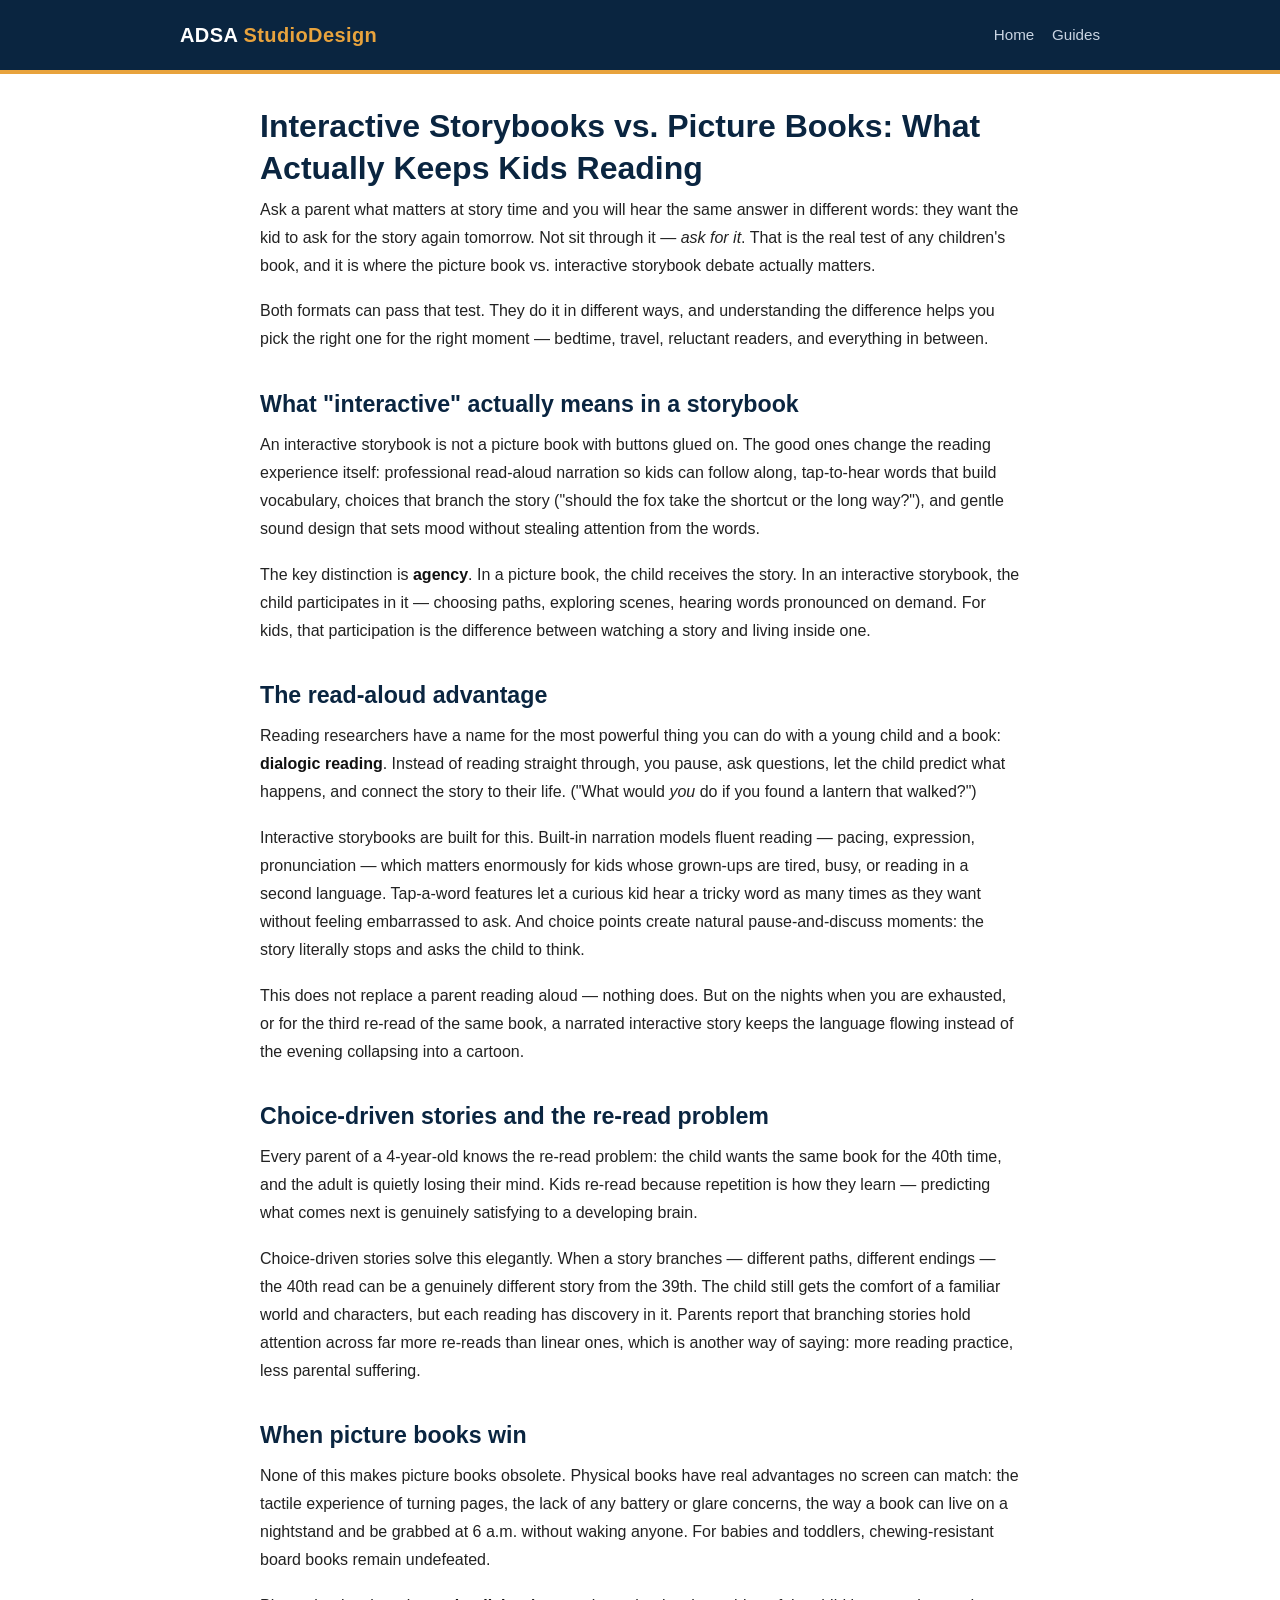
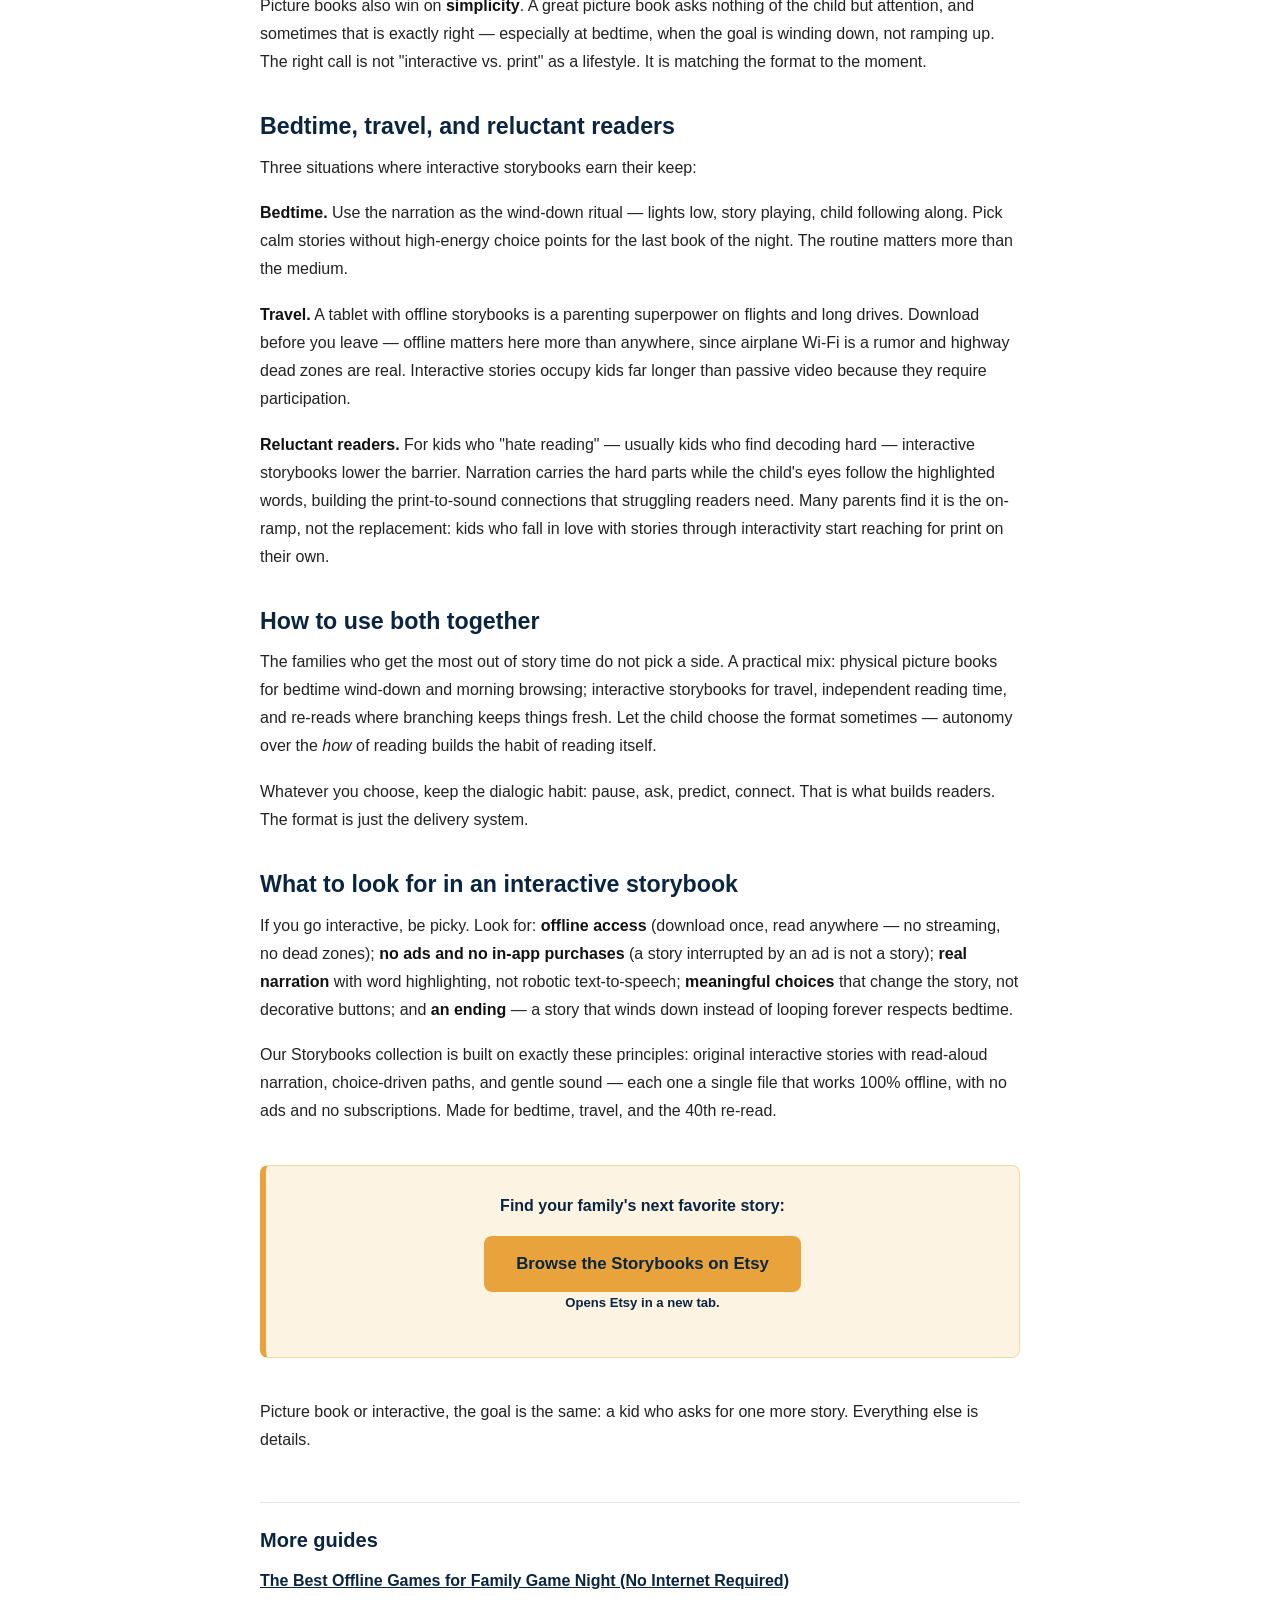
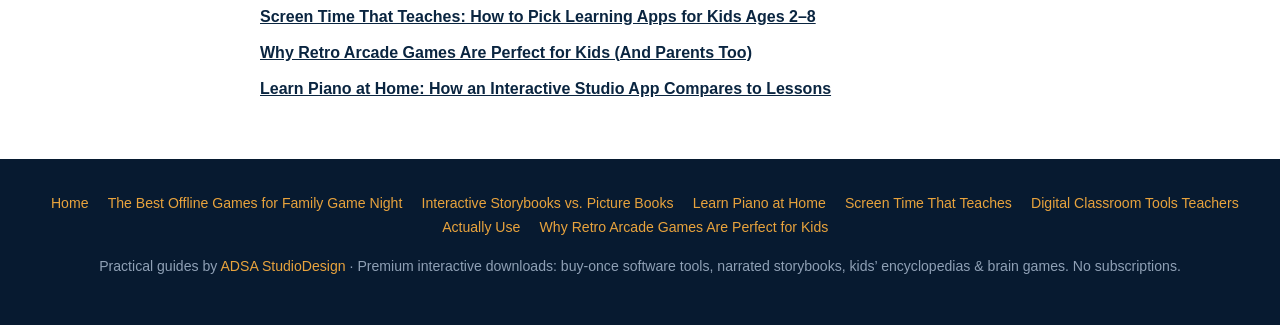
<file: articles/interactive-storybooks-vs-picture-books.html>
<!DOCTYPE html>
<html lang="en">
<head>
<meta charset="utf-8">
<meta name="viewport" content="width=device-width, initial-scale=1">
<title>Interactive Storybooks vs. Picture Books: What Actually Keeps Kids Reading | ADSA StudioDesign</title>
<meta name="description" content="Interactive storybooks for kids vs. traditional picture books: the read-aloud benefits, choice-driven stories, and how to use both to keep young readers engaged.">
<meta property="og:title" content="Interactive Storybooks vs. Picture Books: What Actually Keeps Kids Reading | ADSA StudioDesign">
<meta property="og:description" content="Interactive storybooks for kids vs. traditional picture books: the read-aloud benefits, choice-driven stories, and how to use both to keep young readers engaged.">
<meta property="og:type" content="article">
<meta property="og:url" content="https://adsastudiodesign.github.io/adsa-blog/articles/interactive-storybooks-vs-picture-books.html">
<link rel="stylesheet" href="../assets/style.css">
</head>
<body>
<header class="site-header"><div class="wrap">
<a class="brand" href="../index.html">ADSA <span>StudioDesign</span></a>
<nav class="site-nav"><a href="../index.html">Home</a><a href="../index.html#guides">Guides</a></nav>
</div></header>
<main><div class="wrap"><article class="post">
<h1>Interactive Storybooks vs. Picture Books: What Actually Keeps Kids Reading</h1>
<p>Ask a parent what matters at story time and you will hear the same answer in different words: they want the kid to ask for the story again tomorrow. Not sit through it — <em>ask for it</em>. That is the real test of any children&#x27;s book, and it is where the picture book vs. interactive storybook debate actually matters.</p>
<p>Both formats can pass that test. They do it in different ways, and understanding the difference helps you pick the right one for the right moment — bedtime, travel, reluctant readers, and everything in between.</p>
<h2>What &quot;interactive&quot; actually means in a storybook</h2>
<p>An interactive storybook is not a picture book with buttons glued on. The good ones change the reading experience itself: professional read-aloud narration so kids can follow along, tap-to-hear words that build vocabulary, choices that branch the story (&quot;should the fox take the shortcut or the long way?&quot;), and gentle sound design that sets mood without stealing attention from the words.</p>
<p>The key distinction is <strong>agency</strong>. In a picture book, the child receives the story. In an interactive storybook, the child participates in it — choosing paths, exploring scenes, hearing words pronounced on demand. For kids, that participation is the difference between watching a story and living inside one.</p>
<h2>The read-aloud advantage</h2>
<p>Reading researchers have a name for the most powerful thing you can do with a young child and a book: <strong>dialogic reading</strong>. Instead of reading straight through, you pause, ask questions, let the child predict what happens, and connect the story to their life. (&quot;What would <em>you</em> do if you found a lantern that walked?&quot;)</p>
<p>Interactive storybooks are built for this. Built-in narration models fluent reading — pacing, expression, pronunciation — which matters enormously for kids whose grown-ups are tired, busy, or reading in a second language. Tap-a-word features let a curious kid hear a tricky word as many times as they want without feeling embarrassed to ask. And choice points create natural pause-and-discuss moments: the story literally stops and asks the child to think.</p>
<p>This does not replace a parent reading aloud — nothing does. But on the nights when you are exhausted, or for the third re-read of the same book, a narrated interactive story keeps the language flowing instead of the evening collapsing into a cartoon.</p>
<h2>Choice-driven stories and the re-read problem</h2>
<p>Every parent of a 4-year-old knows the re-read problem: the child wants the same book for the 40th time, and the adult is quietly losing their mind. Kids re-read because repetition is how they learn — predicting what comes next is genuinely satisfying to a developing brain.</p>
<p>Choice-driven stories solve this elegantly. When a story branches — different paths, different endings — the 40th read can be a genuinely different story from the 39th. The child still gets the comfort of a familiar world and characters, but each reading has discovery in it. Parents report that branching stories hold attention across far more re-reads than linear ones, which is another way of saying: more reading practice, less parental suffering.</p>
<h2>When picture books win</h2>
<p>None of this makes picture books obsolete. Physical books have real advantages no screen can match: the tactile experience of turning pages, the lack of any battery or glare concerns, the way a book can live on a nightstand and be grabbed at 6 a.m. without waking anyone. For babies and toddlers, chewing-resistant board books remain undefeated.</p>
<p>Picture books also win on <strong>simplicity</strong>. A great picture book asks nothing of the child but attention, and sometimes that is exactly right — especially at bedtime, when the goal is winding down, not ramping up. The right call is not &quot;interactive vs. print&quot; as a lifestyle. It is matching the format to the moment.</p>
<h2>Bedtime, travel, and reluctant readers</h2>
<p>Three situations where interactive storybooks earn their keep:</p>
<p><strong>Bedtime.</strong> Use the narration as the wind-down ritual — lights low, story playing, child following along. Pick calm stories without high-energy choice points for the last book of the night. The routine matters more than the medium.</p>
<p><strong>Travel.</strong> A tablet with offline storybooks is a parenting superpower on flights and long drives. Download before you leave — offline matters here more than anywhere, since airplane Wi-Fi is a rumor and highway dead zones are real. Interactive stories occupy kids far longer than passive video because they require participation.</p>
<p><strong>Reluctant readers.</strong> For kids who &quot;hate reading&quot; — usually kids who find decoding hard — interactive storybooks lower the barrier. Narration carries the hard parts while the child&#x27;s eyes follow the highlighted words, building the print-to-sound connections that struggling readers need. Many parents find it is the on-ramp, not the replacement: kids who fall in love with stories through interactivity start reaching for print on their own.</p>
<h2>How to use both together</h2>
<p>The families who get the most out of story time do not pick a side. A practical mix: physical picture books for bedtime wind-down and morning browsing; interactive storybooks for travel, independent reading time, and re-reads where branching keeps things fresh. Let the child choose the format sometimes — autonomy over the <em>how</em> of reading builds the habit of reading itself.</p>
<p>Whatever you choose, keep the dialogic habit: pause, ask, predict, connect. That is what builds readers. The format is just the delivery system.</p>
<h2>What to look for in an interactive storybook</h2>
<p>If you go interactive, be picky. Look for: <strong>offline access</strong> (download once, read anywhere — no streaming, no dead zones); <strong>no ads and no in-app purchases</strong> (a story interrupted by an ad is not a story); <strong>real narration</strong> with word highlighting, not robotic text-to-speech; <strong>meaningful choices</strong> that change the story, not decorative buttons; and <strong>an ending</strong> — a story that winds down instead of looping forever respects bedtime.</p>
<p>Our Storybooks collection is built on exactly these principles: original interactive stories with read-aloud narration, choice-driven paths, and gentle sound — each one a single file that works 100% offline, with no ads and no subscriptions. Made for bedtime, travel, and the 40th re-read.</p>
<div class="cta-box"><p>Find your family&#x27;s next favorite story:</p><a class="cta-button" href="https://www.etsy.com/shop/ADSAStudioDesign?section_id=60760464">Browse the Storybooks on Etsy</a><p class="cta-note">Opens Etsy in a new tab.</p></div>
<p>Picture book or interactive, the goal is the same: a kid who asks for one more story. Everything else is details.</p>
<section class="more-guides"><h2>More guides</h2><ul><li><a href="offline-games-for-family-game-night.html">The Best Offline Games for Family Game Night (No Internet Required)</a></li><li><a href="screen-free-learning-apps-for-kids.html">Screen Time That Teaches: How to Pick Learning Apps for Kids Ages 2–8</a></li><li><a href="retro-arcade-games-offline.html">Why Retro Arcade Games Are Perfect for Kids (And Parents Too)</a></li><li><a href="learn-piano-at-home-app.html">Learn Piano at Home: How an Interactive Studio App Compares to Lessons</a></li></ul></section>
</article></div></main>
<footer class="site-footer"><nav><a href="../index.html">Home</a><a href="offline-games-for-family-game-night.html">The Best Offline Games for Family Game Night</a><a href="interactive-storybooks-vs-picture-books.html">Interactive Storybooks vs. Picture Books</a><a href="learn-piano-at-home-app.html">Learn Piano at Home</a><a href="screen-free-learning-apps-for-kids.html">Screen Time That Teaches</a><a href="teacher-classroom-tools-digital.html">Digital Classroom Tools Teachers Actually Use</a><a href="retro-arcade-games-offline.html">Why Retro Arcade Games Are Perfect for Kids</a></nav>
<p>Practical guides by <a href="https://www.etsy.com/shop/ADSAStudioDesign">ADSA StudioDesign</a> · Premium interactive downloads: buy-once software tools, narrated storybooks, kids&rsquo; encyclopedias &amp; brain games. No subscriptions.</p></footer>
</body>
</html>
</file>
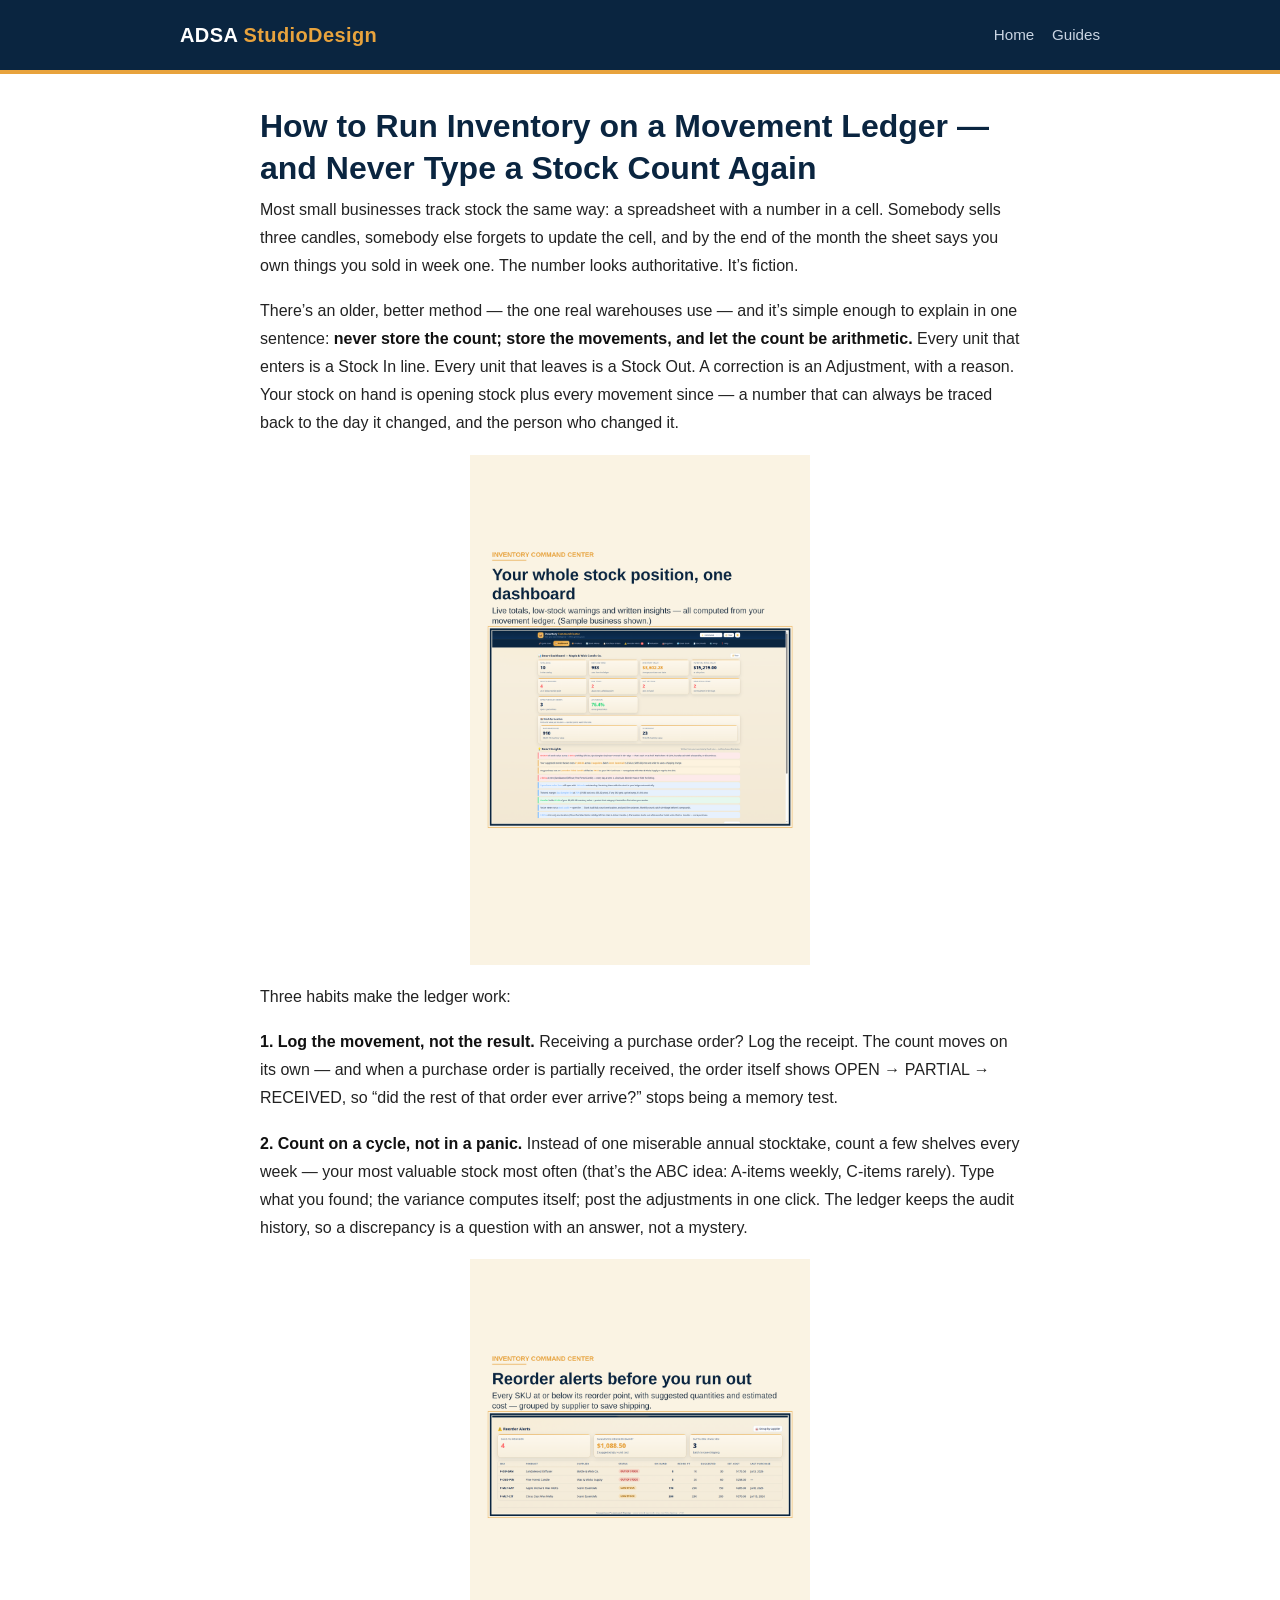
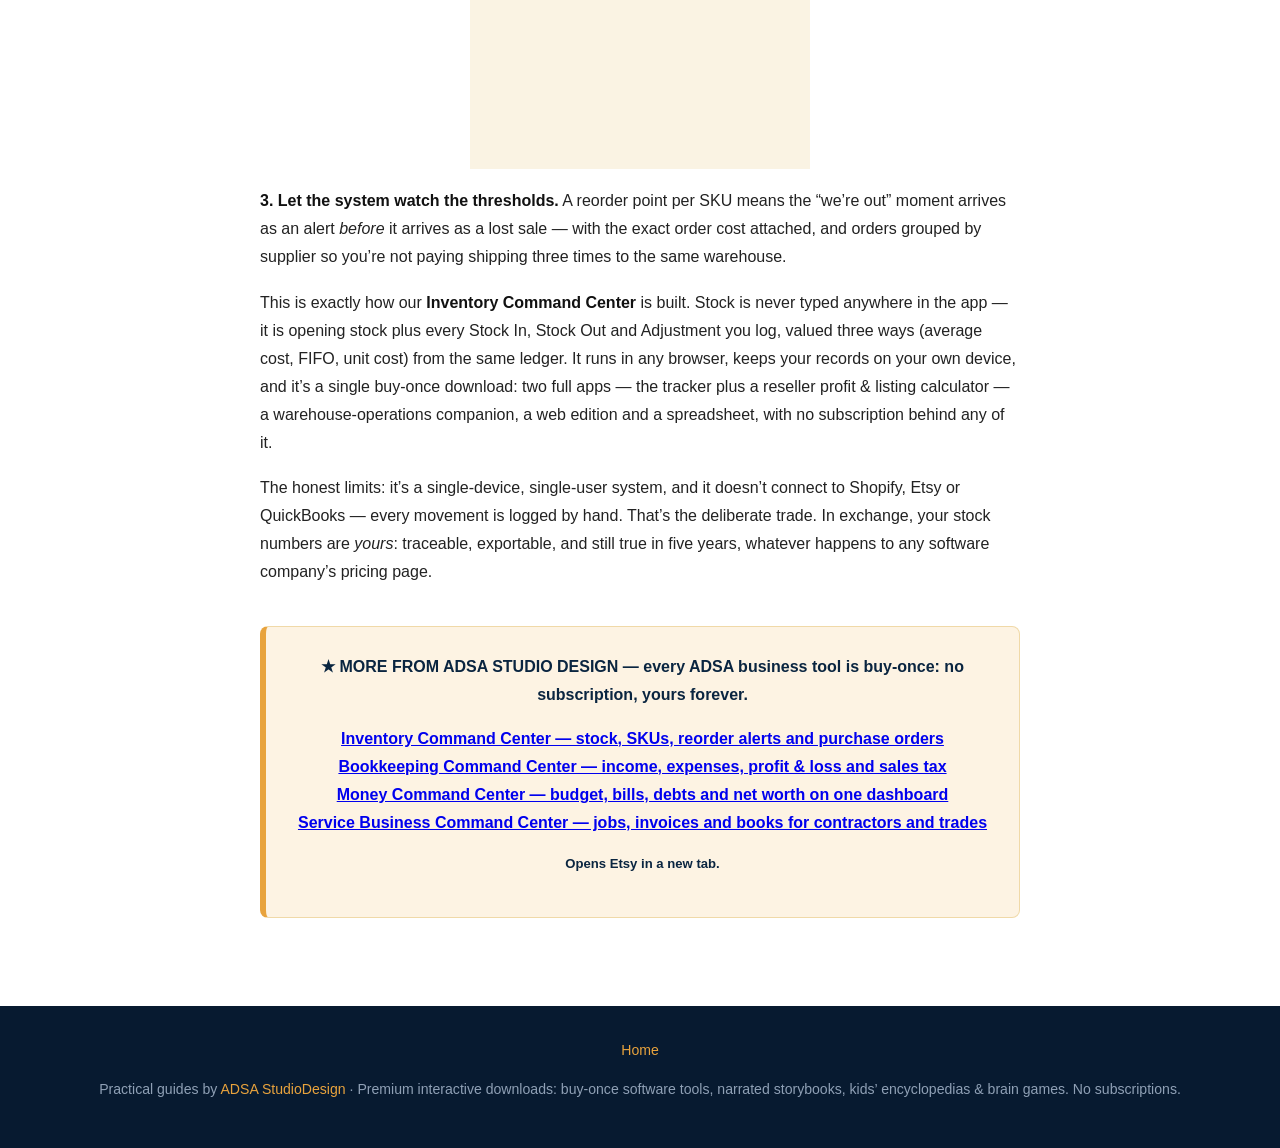
<file: articles/inventory-movement-ledger.html>
<!DOCTYPE html>
<html lang="en">
<head>
<meta charset="utf-8">
<meta name="viewport" content="width=device-width, initial-scale=1">
<title>How to Run Inventory on a Movement Ledger — and Never Type a Stock Count Again | ADSA StudioDesign</title>
<meta name="description" content="Stock you can trust comes from a ledger, not a spreadsheet cell. How the movement-ledger method works, and how the Inventory Command Center runs it for a small business — buy once, no subscription.">
<meta property="og:title" content="How to Run Inventory on a Movement Ledger — and Never Type a Stock Count Again | ADSA StudioDesign">
<meta property="og:description" content="Stock you can trust comes from a ledger, not a spreadsheet cell. How the movement-ledger method works, and how the Inventory Command Center runs it for a small business — buy once, no subscription.">
<meta property="og:type" content="article">
<meta property="og:url" content="https://adsastudiodesign.github.io/adsa-blog/articles/inventory-movement-ledger.html">
<link rel="stylesheet" href="../assets/style.css">
</head>
<body>
<header class="site-header"><div class="wrap">
<a class="brand" href="../index.html">ADSA <span>StudioDesign</span></a>
<nav class="site-nav"><a href="../index.html">Home</a><a href="../index.html#guides">Guides</a></nav>
</div></header>
<main><div class="wrap"><article class="post">
<h1>How to Run Inventory on a Movement Ledger — and Never Type a Stock Count Again</h1>
<p>Most small businesses track stock the same way: a spreadsheet with a number in a cell. Somebody sells three candles, somebody else forgets to update the cell, and by the end of the month the sheet says you own things you sold in week one. The number looks authoritative. It&rsquo;s fiction.</p>
<p>There&rsquo;s an older, better method — the one real warehouses use — and it&rsquo;s simple enough to explain in one sentence: <strong>never store the count; store the movements, and let the count be arithmetic.</strong> Every unit that enters is a Stock In line. Every unit that leaves is a Stock Out. A correction is an Adjustment, with a reason. Your stock on hand is opening stock plus every movement since — a number that can always be traced back to the day it changed, and the person who changed it.</p>
<p><img src="../assets/inventory-dashboard-pin.png" alt="Inventory Command Center dashboard — stock on hand, stock value and reorder alerts in one buy-once app" style="max-width:340px;width:100%;height:auto;display:block;margin:1em auto"></p>
<p>Three habits make the ledger work:</p>
<p><strong>1. Log the movement, not the result.</strong> Receiving a purchase order? Log the receipt. The count moves on its own — and when a purchase order is partially received, the order itself shows OPEN &rarr; PARTIAL &rarr; RECEIVED, so &ldquo;did the rest of that order ever arrive?&rdquo; stops being a memory test.</p>
<p><strong>2. Count on a cycle, not in a panic.</strong> Instead of one miserable annual stocktake, count a few shelves every week — your most valuable stock most often (that&rsquo;s the ABC idea: A-items weekly, C-items rarely). Type what you found; the variance computes itself; post the adjustments in one click. The ledger keeps the audit history, so a discrepancy is a question with an answer, not a mystery.</p>
<p><img src="../assets/inventory-reorder-pin.png" alt="Reorder alerts grouped by supplier, with the exact order cost, in the Inventory Command Center" style="max-width:340px;width:100%;height:auto;display:block;margin:1em auto"></p>
<p><strong>3. Let the system watch the thresholds.</strong> A reorder point per SKU means the &ldquo;we&rsquo;re out&rdquo; moment arrives as an alert <em>before</em> it arrives as a lost sale — with the exact order cost attached, and orders grouped by supplier so you&rsquo;re not paying shipping three times to the same warehouse.</p>
<p>This is exactly how our <strong>Inventory Command Center</strong> is built. Stock is never typed anywhere in the app — it is opening stock plus every Stock In, Stock Out and Adjustment you log, valued three ways (average cost, FIFO, unit cost) from the same ledger. It runs in any browser, keeps your records on your own device, and it&rsquo;s a single buy-once download: two full apps — the tracker plus a reseller profit &amp; listing calculator — a warehouse-operations companion, a web edition and a spreadsheet, with no subscription behind any of it.</p>
<p>The honest limits: it&rsquo;s a single-device, single-user system, and it doesn&rsquo;t connect to Shopify, Etsy or QuickBooks — every movement is logged by hand. That&rsquo;s the deliberate trade. In exchange, your stock numbers are <em>yours</em>: traceable, exportable, and still true in five years, whatever happens to any software company&rsquo;s pricing page.</p>
<div class="cta-box"><p>&#9733; MORE FROM ADSA STUDIO DESIGN — every ADSA business tool is buy-once: no subscription, yours forever.</p>
<p><a href="https://www.etsy.com/listing/4586189185">Inventory Command Center — stock, SKUs, reorder alerts and purchase orders</a><br>
<a href="https://www.etsy.com/listing/4586192058">Bookkeeping Command Center — income, expenses, profit &amp; loss and sales tax</a><br>
<a href="https://www.etsy.com/listing/4586706791">Money Command Center — budget, bills, debts and net worth on one dashboard</a><br>
<a href="https://www.etsy.com/listing/4586716814">Service Business Command Center — jobs, invoices and books for contractors and trades</a></p>
<p class="cta-note">Opens Etsy in a new tab.</p></div>
</article></div></main>
<footer class="site-footer"><nav><a href="../index.html">Home</a></nav>
<p>Practical guides by <a href="https://www.etsy.com/shop/ADSAStudioDesign">ADSA StudioDesign</a> · Premium interactive downloads: buy-once software tools, narrated storybooks, kids&rsquo; encyclopedias &amp; brain games. No subscriptions.</p></footer>
</body>
</html>
</file>
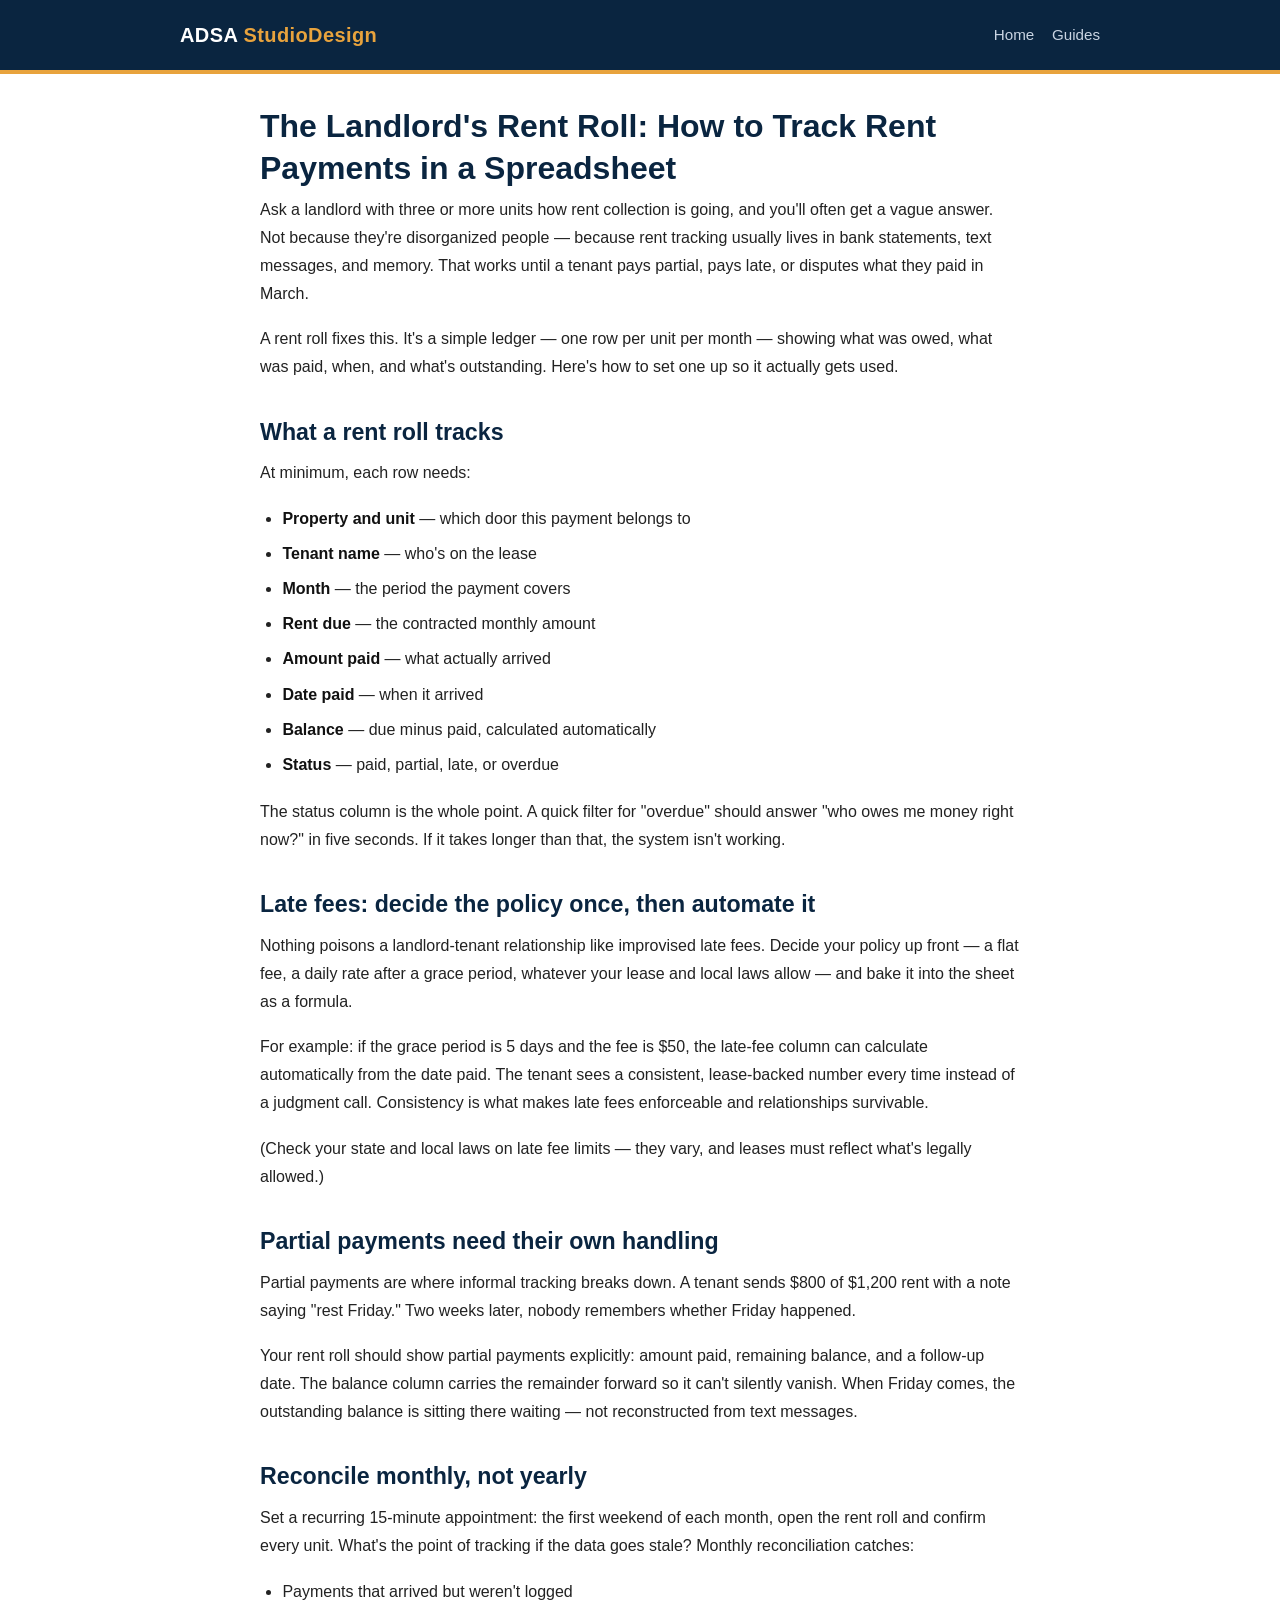
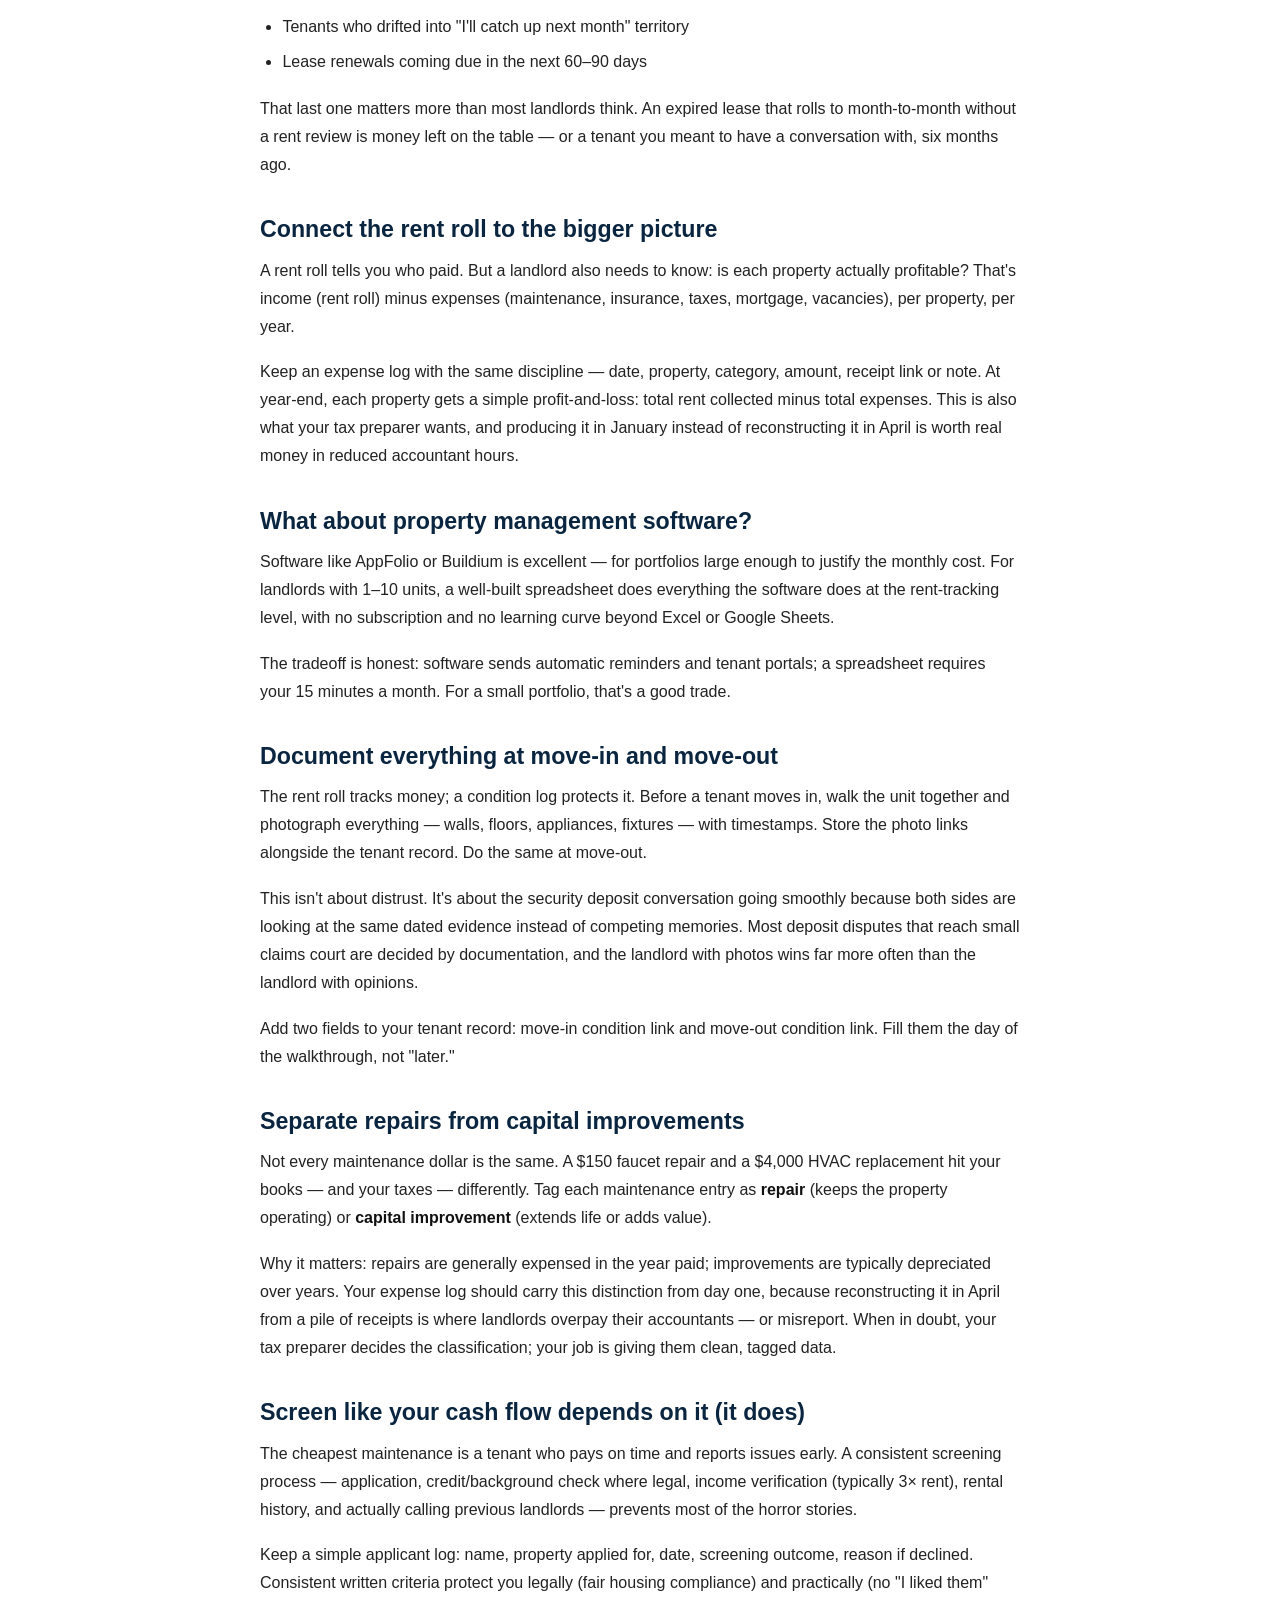
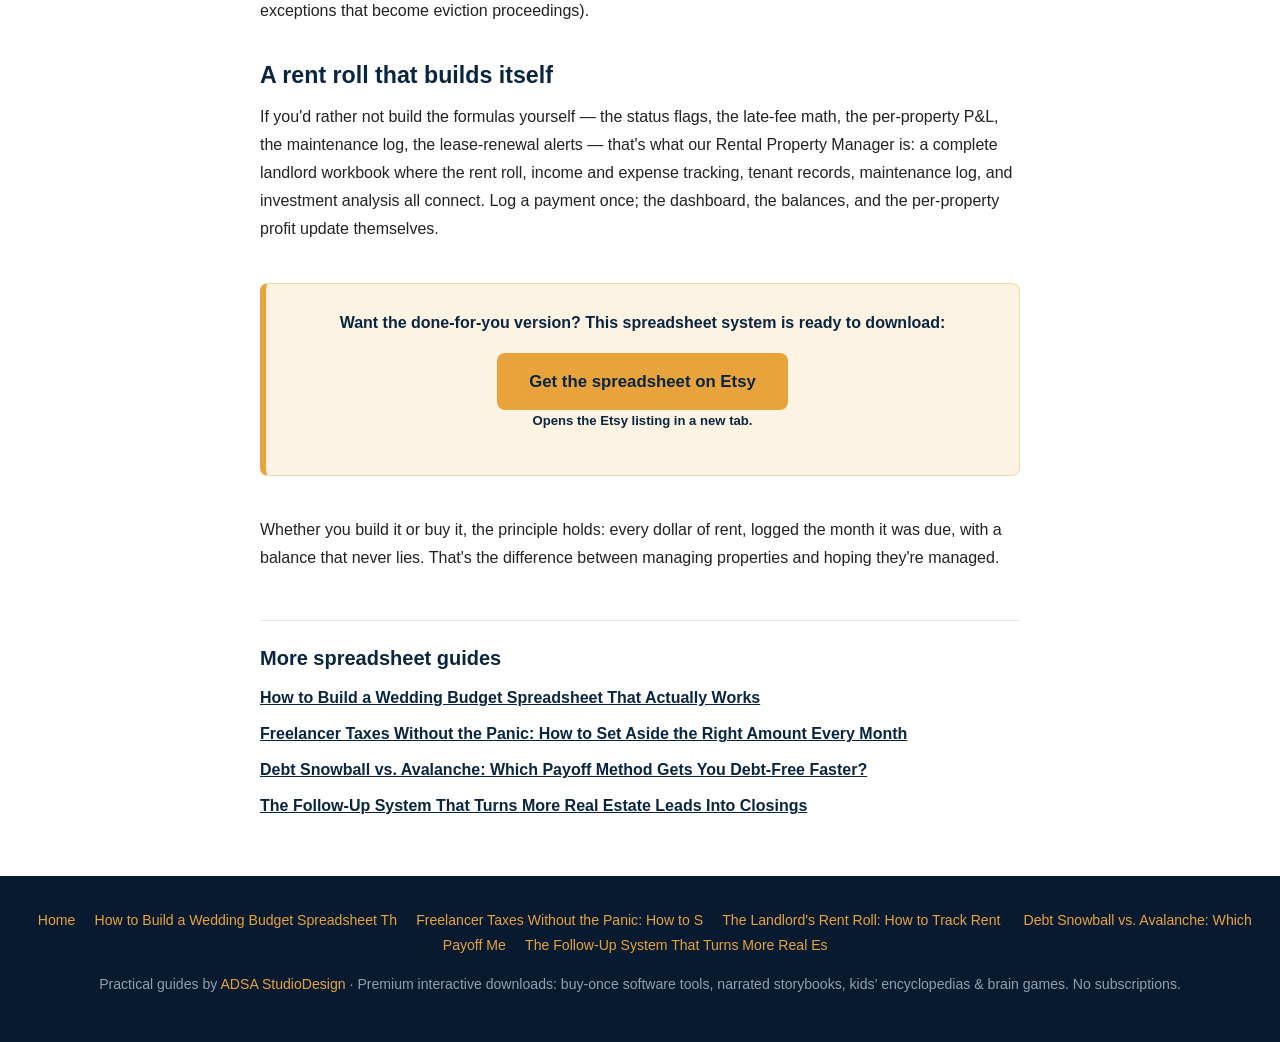
<file: articles/landlord-rent-roll-template.html>
<!DOCTYPE html>
<html lang="en">
<head>
<meta charset="utf-8">
<meta name="viewport" content="width=device-width, initial-scale=1">
<title>The Landlord&#x27;s Rent Roll: How to Track Rent Payments in a Spreadsheet | ADSA StudioDesign</title>
<meta name="description" content="Build a landlord rent roll template that tracks every payment, late fee, and balance — plus monthly reconciliation habits that protect your rental cash flow.">
<meta property="og:title" content="The Landlord&#x27;s Rent Roll: How to Track Rent Payments in a Spreadsheet | ADSA StudioDesign">
<meta property="og:description" content="Build a landlord rent roll template that tracks every payment, late fee, and balance — plus monthly reconciliation habits that protect your rental cash flow.">
<meta property="og:type" content="article">
<meta property="og:url" content="https://adsastudiodesign.github.io/adsa-blog/articles/landlord-rent-roll-template.html">
<link rel="stylesheet" href="../assets/style.css">
</head>
<body>
<header class="site-header"><div class="wrap">
<a class="brand" href="../index.html">ADSA <span>StudioDesign</span></a>
<nav class="site-nav"><a href="../index.html">Home</a><a href="../index.html#guides">Guides</a></nav>
</div></header>
<main><div class="wrap"><article class="post">
<h1>The Landlord&#x27;s Rent Roll: How to Track Rent Payments in a Spreadsheet</h1>
<p>Ask a landlord with three or more units how rent collection is going, and you&#x27;ll often get a vague answer. Not because they&#x27;re disorganized people — because rent tracking usually lives in bank statements, text messages, and memory. That works until a tenant pays partial, pays late, or disputes what they paid in March.</p>
<p>A rent roll fixes this. It&#x27;s a simple ledger — one row per unit per month — showing what was owed, what was paid, when, and what&#x27;s outstanding. Here&#x27;s how to set one up so it actually gets used.</p>
<h2>What a rent roll tracks</h2>
<p>At minimum, each row needs:</p>
<ul><li><strong>Property and unit</strong> — which door this payment belongs to</li><li><strong>Tenant name</strong> — who&#x27;s on the lease</li><li><strong>Month</strong> — the period the payment covers</li><li><strong>Rent due</strong> — the contracted monthly amount</li><li><strong>Amount paid</strong> — what actually arrived</li><li><strong>Date paid</strong> — when it arrived</li><li><strong>Balance</strong> — due minus paid, calculated automatically</li><li><strong>Status</strong> — paid, partial, late, or overdue</li></ul>
<p>The status column is the whole point. A quick filter for &quot;overdue&quot; should answer &quot;who owes me money right now?&quot; in five seconds. If it takes longer than that, the system isn&#x27;t working.</p>
<h2>Late fees: decide the policy once, then automate it</h2>
<p>Nothing poisons a landlord-tenant relationship like improvised late fees. Decide your policy up front — a flat fee, a daily rate after a grace period, whatever your lease and local laws allow — and bake it into the sheet as a formula.</p>
<p>For example: if the grace period is 5 days and the fee is $50, the late-fee column can calculate automatically from the date paid. The tenant sees a consistent, lease-backed number every time instead of a judgment call. Consistency is what makes late fees enforceable and relationships survivable.</p>
<p>(Check your state and local laws on late fee limits — they vary, and leases must reflect what&#x27;s legally allowed.)</p>
<h2>Partial payments need their own handling</h2>
<p>Partial payments are where informal tracking breaks down. A tenant sends $800 of $1,200 rent with a note saying &quot;rest Friday.&quot; Two weeks later, nobody remembers whether Friday happened.</p>
<p>Your rent roll should show partial payments explicitly: amount paid, remaining balance, and a follow-up date. The balance column carries the remainder forward so it can&#x27;t silently vanish. When Friday comes, the outstanding balance is sitting there waiting — not reconstructed from text messages.</p>
<h2>Reconcile monthly, not yearly</h2>
<p>Set a recurring 15-minute appointment: the first weekend of each month, open the rent roll and confirm every unit. What&#x27;s the point of tracking if the data goes stale? Monthly reconciliation catches:</p>
<ul><li>Payments that arrived but weren&#x27;t logged</li><li>Tenants who drifted into &quot;I&#x27;ll catch up next month&quot; territory</li><li>Lease renewals coming due in the next 60–90 days</li></ul>
<p>That last one matters more than most landlords think. An expired lease that rolls to month-to-month without a rent review is money left on the table — or a tenant you meant to have a conversation with, six months ago.</p>
<h2>Connect the rent roll to the bigger picture</h2>
<p>A rent roll tells you who paid. But a landlord also needs to know: is each property actually profitable? That&#x27;s income (rent roll) minus expenses (maintenance, insurance, taxes, mortgage, vacancies), per property, per year.</p>
<p>Keep an expense log with the same discipline — date, property, category, amount, receipt link or note. At year-end, each property gets a simple profit-and-loss: total rent collected minus total expenses. This is also what your tax preparer wants, and producing it in January instead of reconstructing it in April is worth real money in reduced accountant hours.</p>
<h2>What about property management software?</h2>
<p>Software like AppFolio or Buildium is excellent — for portfolios large enough to justify the monthly cost. For landlords with 1–10 units, a well-built spreadsheet does everything the software does at the rent-tracking level, with no subscription and no learning curve beyond Excel or Google Sheets.</p>
<p>The tradeoff is honest: software sends automatic reminders and tenant portals; a spreadsheet requires your 15 minutes a month. For a small portfolio, that&#x27;s a good trade.</p>
<h2>Document everything at move-in and move-out</h2>
<p>The rent roll tracks money; a condition log protects it. Before a tenant moves in, walk the unit together and photograph everything — walls, floors, appliances, fixtures — with timestamps. Store the photo links alongside the tenant record. Do the same at move-out.</p>
<p>This isn&#x27;t about distrust. It&#x27;s about the security deposit conversation going smoothly because both sides are looking at the same dated evidence instead of competing memories. Most deposit disputes that reach small claims court are decided by documentation, and the landlord with photos wins far more often than the landlord with opinions.</p>
<p>Add two fields to your tenant record: move-in condition link and move-out condition link. Fill them the day of the walkthrough, not &quot;later.&quot;</p>
<h2>Separate repairs from capital improvements</h2>
<p>Not every maintenance dollar is the same. A $150 faucet repair and a $4,000 HVAC replacement hit your books — and your taxes — differently. Tag each maintenance entry as <strong>repair</strong> (keeps the property operating) or <strong>capital improvement</strong> (extends life or adds value).</p>
<p>Why it matters: repairs are generally expensed in the year paid; improvements are typically depreciated over years. Your expense log should carry this distinction from day one, because reconstructing it in April from a pile of receipts is where landlords overpay their accountants — or misreport. When in doubt, your tax preparer decides the classification; your job is giving them clean, tagged data.</p>
<h2>Screen like your cash flow depends on it (it does)</h2>
<p>The cheapest maintenance is a tenant who pays on time and reports issues early. A consistent screening process — application, credit/background check where legal, income verification (typically 3× rent), rental history, and actually calling previous landlords — prevents most of the horror stories.</p>
<p>Keep a simple applicant log: name, property applied for, date, screening outcome, reason if declined. Consistent written criteria protect you legally (fair housing compliance) and practically (no &quot;I liked them&quot; exceptions that become eviction proceedings).</p>
<h2>A rent roll that builds itself</h2>
<p>If you&#x27;d rather not build the formulas yourself — the status flags, the late-fee math, the per-property P&amp;L, the maintenance log, the lease-renewal alerts — that&#x27;s what our Rental Property Manager is: a complete landlord workbook where the rent roll, income and expense tracking, tenant records, maintenance log, and investment analysis all connect. Log a payment once; the dashboard, the balances, and the per-property profit update themselves.</p>
<div class="cta-box"><p>Want the done-for-you version? This spreadsheet system is ready to download:</p><a class="cta-button" href="https://www.etsy.com/listing/4586712006">Get the spreadsheet on Etsy</a><p class="cta-note">Opens the Etsy listing in a new tab.</p></div>
<p>Whether you build it or buy it, the principle holds: every dollar of rent, logged the month it was due, with a balance that never lies. That&#x27;s the difference between managing properties and hoping they&#x27;re managed.</p>
<section class="more-guides"><h2>More spreadsheet guides</h2><ul><li><a href="wedding-budget-spreadsheet.html">How to Build a Wedding Budget Spreadsheet That Actually Works</a></li><li><a href="freelancer-tax-tracker.html">Freelancer Taxes Without the Panic: How to Set Aside the Right Amount Every Month</a></li><li><a href="debt-snowball-vs-avalanche.html">Debt Snowball vs. Avalanche: Which Payoff Method Gets You Debt-Free Faster?</a></li><li><a href="realtor-lead-tracker.html">The Follow-Up System That Turns More Real Estate Leads Into Closings</a></li></ul></section>
</article></div></main>
<footer class="site-footer"><nav><a href="../index.html">Home</a><a href="wedding-budget-spreadsheet.html">How to Build a Wedding Budget Spreadsheet Th</a><a href="freelancer-tax-tracker.html">Freelancer Taxes Without the Panic: How to S</a><a href="landlord-rent-roll-template.html">The Landlord&#x27;s Rent Roll: How to Track Rent </a><a href="debt-snowball-vs-avalanche.html">Debt Snowball vs. Avalanche: Which Payoff Me</a><a href="realtor-lead-tracker.html">The Follow-Up System That Turns More Real Es</a></nav>
<p>Practical guides by <a href="https://www.etsy.com/shop/ADSAStudioDesign">ADSA StudioDesign</a> · Premium interactive downloads: buy-once software tools, narrated storybooks, kids&rsquo; encyclopedias &amp; brain games. No subscriptions.</p></footer>
</body>
</html>
</file>
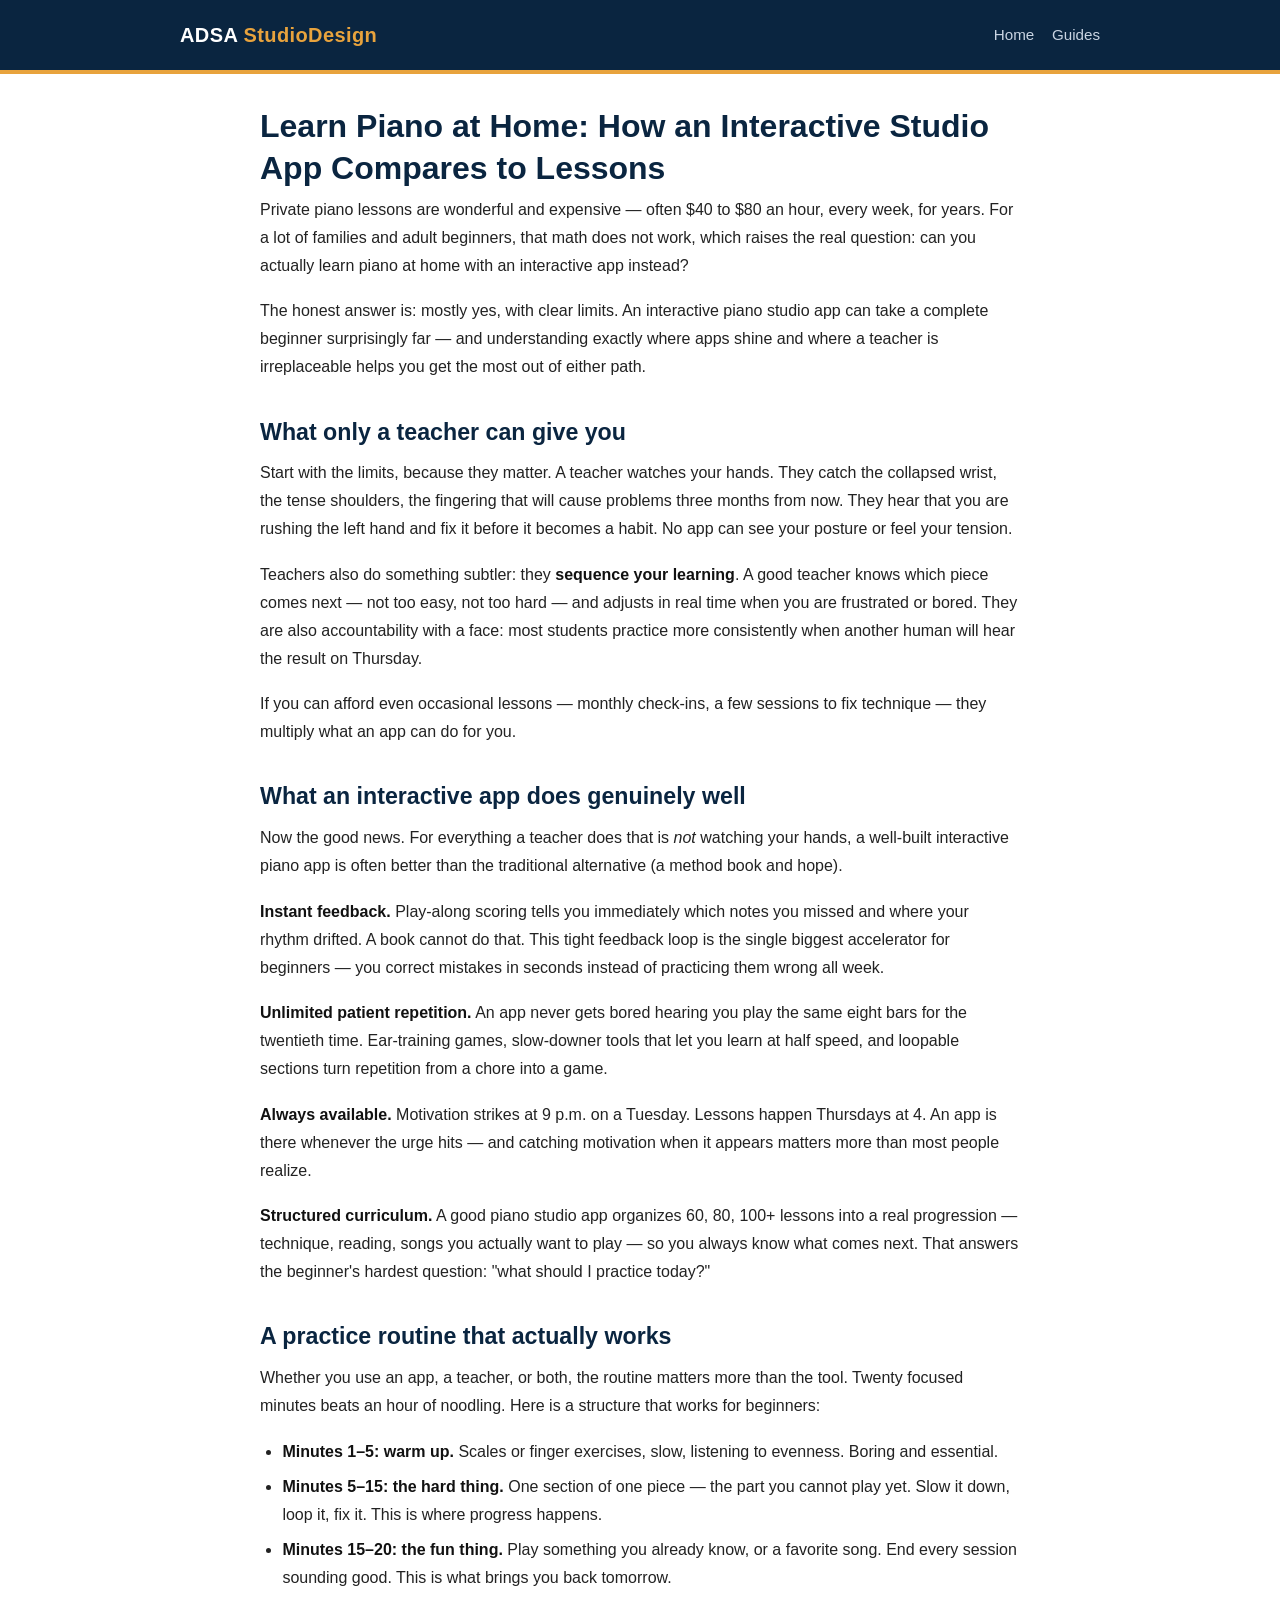
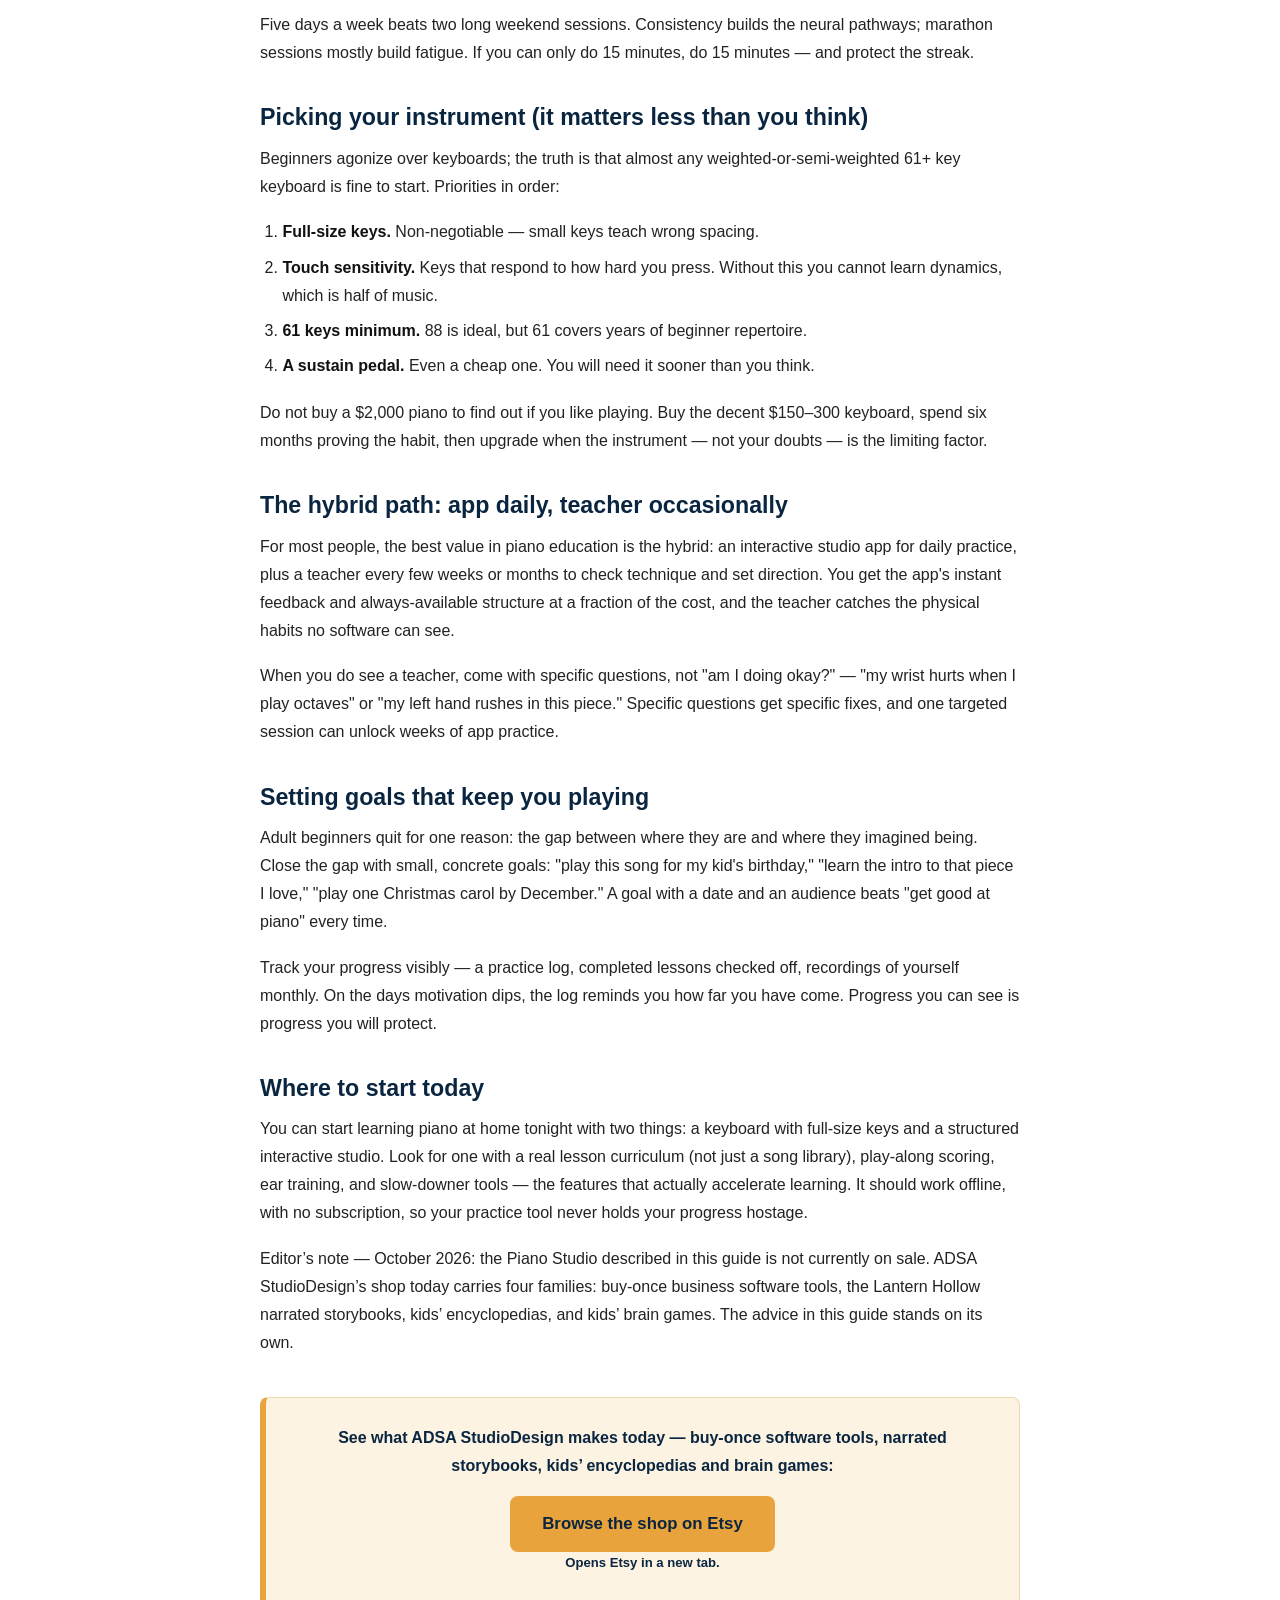
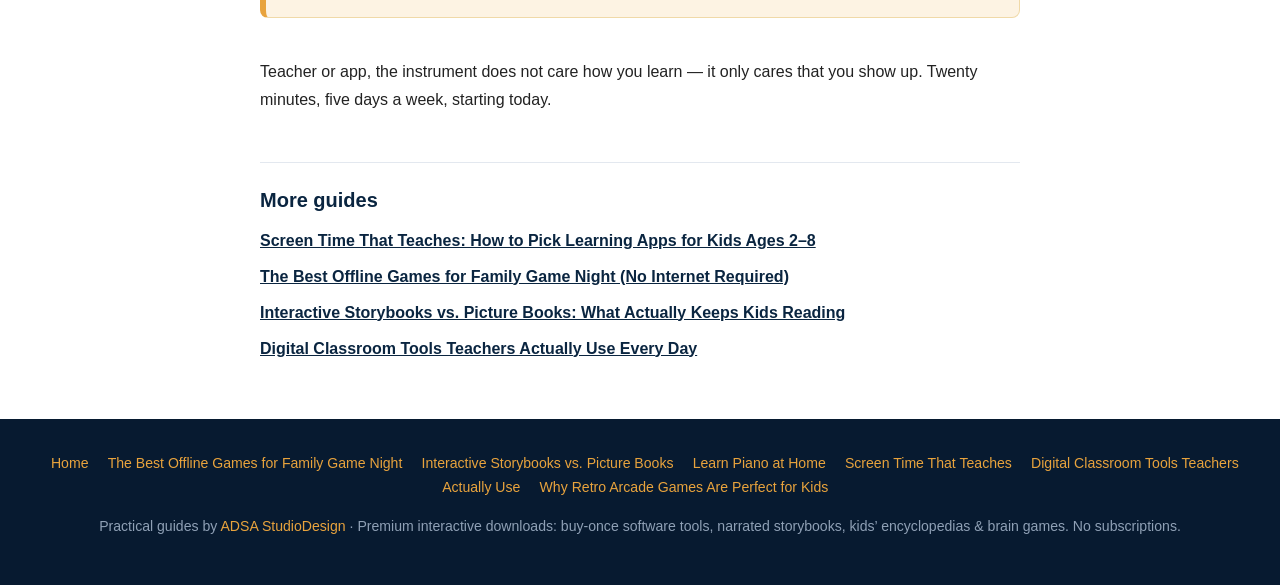
<file: articles/learn-piano-at-home-app.html>
<!DOCTYPE html>
<html lang="en">
<head>
<meta charset="utf-8">
<meta name="viewport" content="width=device-width, initial-scale=1">
<title>Learn Piano at Home: How an Interactive Studio App Compares to Lessons | ADSA StudioDesign</title>
<meta name="description" content="Can you learn piano at home with an app? What interactive piano apps do well, what only a teacher can give you, practice routines that work, and how to pick a keyboard.">
<meta property="og:title" content="Learn Piano at Home: How an Interactive Studio App Compares to Lessons | ADSA StudioDesign">
<meta property="og:description" content="Can you learn piano at home with an app? What interactive piano apps do well, what only a teacher can give you, practice routines that work, and how to pick a keyboard.">
<meta property="og:type" content="article">
<meta property="og:url" content="https://adsastudiodesign.github.io/adsa-blog/articles/learn-piano-at-home-app.html">
<link rel="stylesheet" href="../assets/style.css">
</head>
<body>
<header class="site-header"><div class="wrap">
<a class="brand" href="../index.html">ADSA <span>StudioDesign</span></a>
<nav class="site-nav"><a href="../index.html">Home</a><a href="../index.html#guides">Guides</a></nav>
</div></header>
<main><div class="wrap"><article class="post">
<h1>Learn Piano at Home: How an Interactive Studio App Compares to Lessons</h1>
<p>Private piano lessons are wonderful and expensive — often $40 to $80 an hour, every week, for years. For a lot of families and adult beginners, that math does not work, which raises the real question: can you actually learn piano at home with an interactive app instead?</p>
<p>The honest answer is: mostly yes, with clear limits. An interactive piano studio app can take a complete beginner surprisingly far — and understanding exactly where apps shine and where a teacher is irreplaceable helps you get the most out of either path.</p>
<h2>What only a teacher can give you</h2>
<p>Start with the limits, because they matter. A teacher watches your hands. They catch the collapsed wrist, the tense shoulders, the fingering that will cause problems three months from now. They hear that you are rushing the left hand and fix it before it becomes a habit. No app can see your posture or feel your tension.</p>
<p>Teachers also do something subtler: they <strong>sequence your learning</strong>. A good teacher knows which piece comes next — not too easy, not too hard — and adjusts in real time when you are frustrated or bored. They are also accountability with a face: most students practice more consistently when another human will hear the result on Thursday.</p>
<p>If you can afford even occasional lessons — monthly check-ins, a few sessions to fix technique — they multiply what an app can do for you.</p>
<h2>What an interactive app does genuinely well</h2>
<p>Now the good news. For everything a teacher does that is <em>not</em> watching your hands, a well-built interactive piano app is often better than the traditional alternative (a method book and hope).</p>
<p><strong>Instant feedback.</strong> Play-along scoring tells you immediately which notes you missed and where your rhythm drifted. A book cannot do that. This tight feedback loop is the single biggest accelerator for beginners — you correct mistakes in seconds instead of practicing them wrong all week.</p>
<p><strong>Unlimited patient repetition.</strong> An app never gets bored hearing you play the same eight bars for the twentieth time. Ear-training games, slow-downer tools that let you learn at half speed, and loopable sections turn repetition from a chore into a game.</p>
<p><strong>Always available.</strong> Motivation strikes at 9 p.m. on a Tuesday. Lessons happen Thursdays at 4. An app is there whenever the urge hits — and catching motivation when it appears matters more than most people realize.</p>
<p><strong>Structured curriculum.</strong> A good piano studio app organizes 60, 80, 100+ lessons into a real progression — technique, reading, songs you actually want to play — so you always know what comes next. That answers the beginner&#x27;s hardest question: &quot;what should I practice today?&quot;</p>
<h2>A practice routine that actually works</h2>
<p>Whether you use an app, a teacher, or both, the routine matters more than the tool. Twenty focused minutes beats an hour of noodling. Here is a structure that works for beginners:</p>
<ul><li><strong>Minutes 1–5: warm up.</strong> Scales or finger exercises, slow, listening to evenness. Boring and essential.</li><li><strong>Minutes 5–15: the hard thing.</strong> One section of one piece — the part you cannot play yet. Slow it down, loop it, fix it. This is where progress happens.</li><li><strong>Minutes 15–20: the fun thing.</strong> Play something you already know, or a favorite song. End every session sounding good. This is what brings you back tomorrow.</li></ul>
<p>Five days a week beats two long weekend sessions. Consistency builds the neural pathways; marathon sessions mostly build fatigue. If you can only do 15 minutes, do 15 minutes — and protect the streak.</p>
<h2>Picking your instrument (it matters less than you think)</h2>
<p>Beginners agonize over keyboards; the truth is that almost any weighted-or-semi-weighted 61+ key keyboard is fine to start. Priorities in order:</p>
<ol><li><strong>Full-size keys.</strong> Non-negotiable — small keys teach wrong spacing.</li><li><strong>Touch sensitivity.</strong> Keys that respond to how hard you press. Without this you cannot learn dynamics, which is half of music.</li><li><strong>61 keys minimum.</strong> 88 is ideal, but 61 covers years of beginner repertoire.</li><li><strong>A sustain pedal.</strong> Even a cheap one. You will need it sooner than you think.</li></ol>
<p>Do not buy a $2,000 piano to find out if you like playing. Buy the decent $150–300 keyboard, spend six months proving the habit, then upgrade when the instrument — not your doubts — is the limiting factor.</p>
<h2>The hybrid path: app daily, teacher occasionally</h2>
<p>For most people, the best value in piano education is the hybrid: an interactive studio app for daily practice, plus a teacher every few weeks or months to check technique and set direction. You get the app&#x27;s instant feedback and always-available structure at a fraction of the cost, and the teacher catches the physical habits no software can see.</p>
<p>When you do see a teacher, come with specific questions, not &quot;am I doing okay?&quot; — &quot;my wrist hurts when I play octaves&quot; or &quot;my left hand rushes in this piece.&quot; Specific questions get specific fixes, and one targeted session can unlock weeks of app practice.</p>
<h2>Setting goals that keep you playing</h2>
<p>Adult beginners quit for one reason: the gap between where they are and where they imagined being. Close the gap with small, concrete goals: &quot;play this song for my kid&#x27;s birthday,&quot; &quot;learn the intro to that piece I love,&quot; &quot;play one Christmas carol by December.&quot; A goal with a date and an audience beats &quot;get good at piano&quot; every time.</p>
<p>Track your progress visibly — a practice log, completed lessons checked off, recordings of yourself monthly. On the days motivation dips, the log reminds you how far you have come. Progress you can see is progress you will protect.</p>
<h2>Where to start today</h2>
<p>You can start learning piano at home tonight with two things: a keyboard with full-size keys and a structured interactive studio. Look for one with a real lesson curriculum (not just a song library), play-along scoring, ear training, and slow-downer tools — the features that actually accelerate learning. It should work offline, with no subscription, so your practice tool never holds your progress hostage.</p>
<p>Editor&rsquo;s note &mdash; October 2026: the Piano Studio described in this guide is not currently on sale. ADSA StudioDesign&rsquo;s shop today carries four families: buy-once business software tools, the Lantern Hollow narrated storybooks, kids&rsquo; encyclopedias, and kids&rsquo; brain games. The advice in this guide stands on its own.</p>
<div class="cta-box"><p>See what ADSA StudioDesign makes today &mdash; buy-once software tools, narrated storybooks, kids&rsquo; encyclopedias and brain games:</p><a class="cta-button" href="https://www.etsy.com/shop/ADSAStudioDesign">Browse the shop on Etsy</a><p class="cta-note">Opens Etsy in a new tab.</p></div>
<p>Teacher or app, the instrument does not care how you learn — it only cares that you show up. Twenty minutes, five days a week, starting today.</p>
<section class="more-guides"><h2>More guides</h2><ul><li><a href="screen-free-learning-apps-for-kids.html">Screen Time That Teaches: How to Pick Learning Apps for Kids Ages 2–8</a></li><li><a href="offline-games-for-family-game-night.html">The Best Offline Games for Family Game Night (No Internet Required)</a></li><li><a href="interactive-storybooks-vs-picture-books.html">Interactive Storybooks vs. Picture Books: What Actually Keeps Kids Reading</a></li><li><a href="teacher-classroom-tools-digital.html">Digital Classroom Tools Teachers Actually Use Every Day</a></li></ul></section>
</article></div></main>
<footer class="site-footer"><nav><a href="../index.html">Home</a><a href="offline-games-for-family-game-night.html">The Best Offline Games for Family Game Night</a><a href="interactive-storybooks-vs-picture-books.html">Interactive Storybooks vs. Picture Books</a><a href="learn-piano-at-home-app.html">Learn Piano at Home</a><a href="screen-free-learning-apps-for-kids.html">Screen Time That Teaches</a><a href="teacher-classroom-tools-digital.html">Digital Classroom Tools Teachers Actually Use</a><a href="retro-arcade-games-offline.html">Why Retro Arcade Games Are Perfect for Kids</a></nav>
<p>Practical guides by <a href="https://www.etsy.com/shop/ADSAStudioDesign">ADSA StudioDesign</a> · Premium interactive downloads: buy-once software tools, narrated storybooks, kids&rsquo; encyclopedias &amp; brain games. No subscriptions.</p></footer>
</body>
</html>
</file>
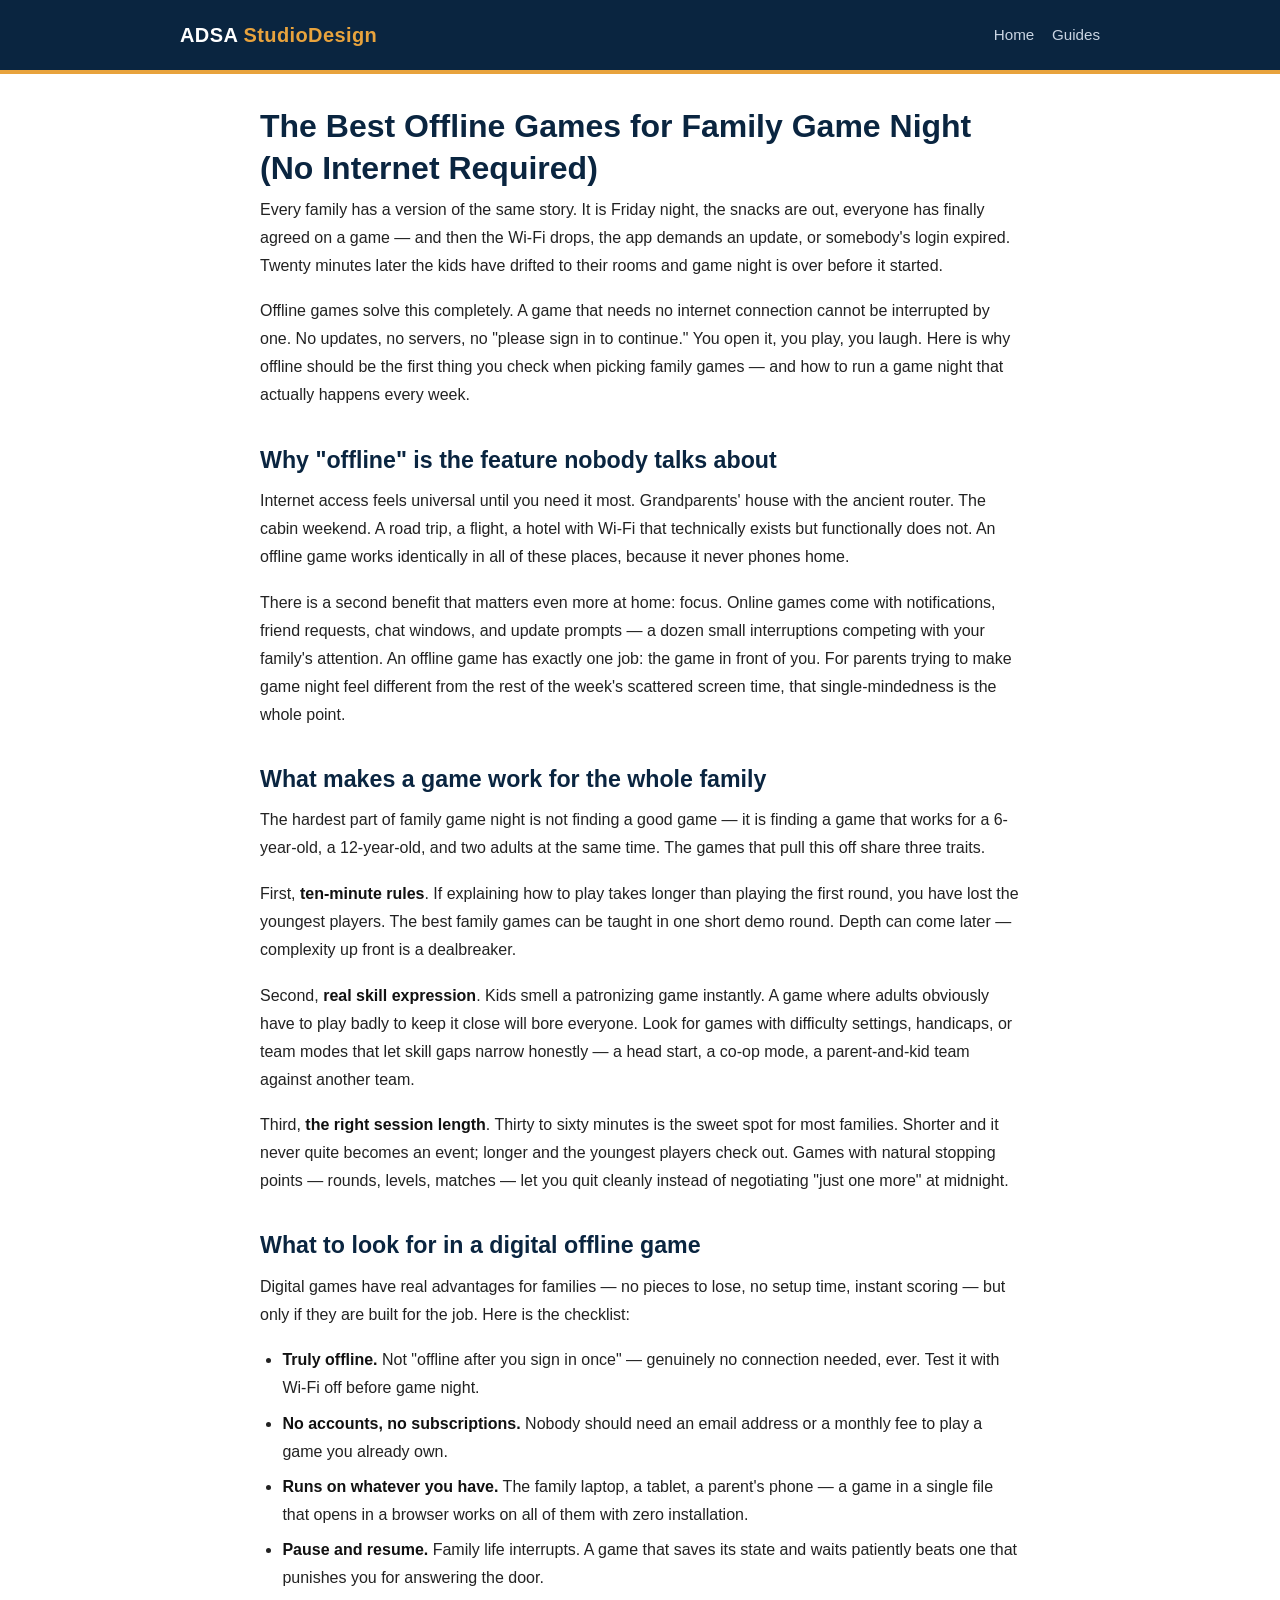
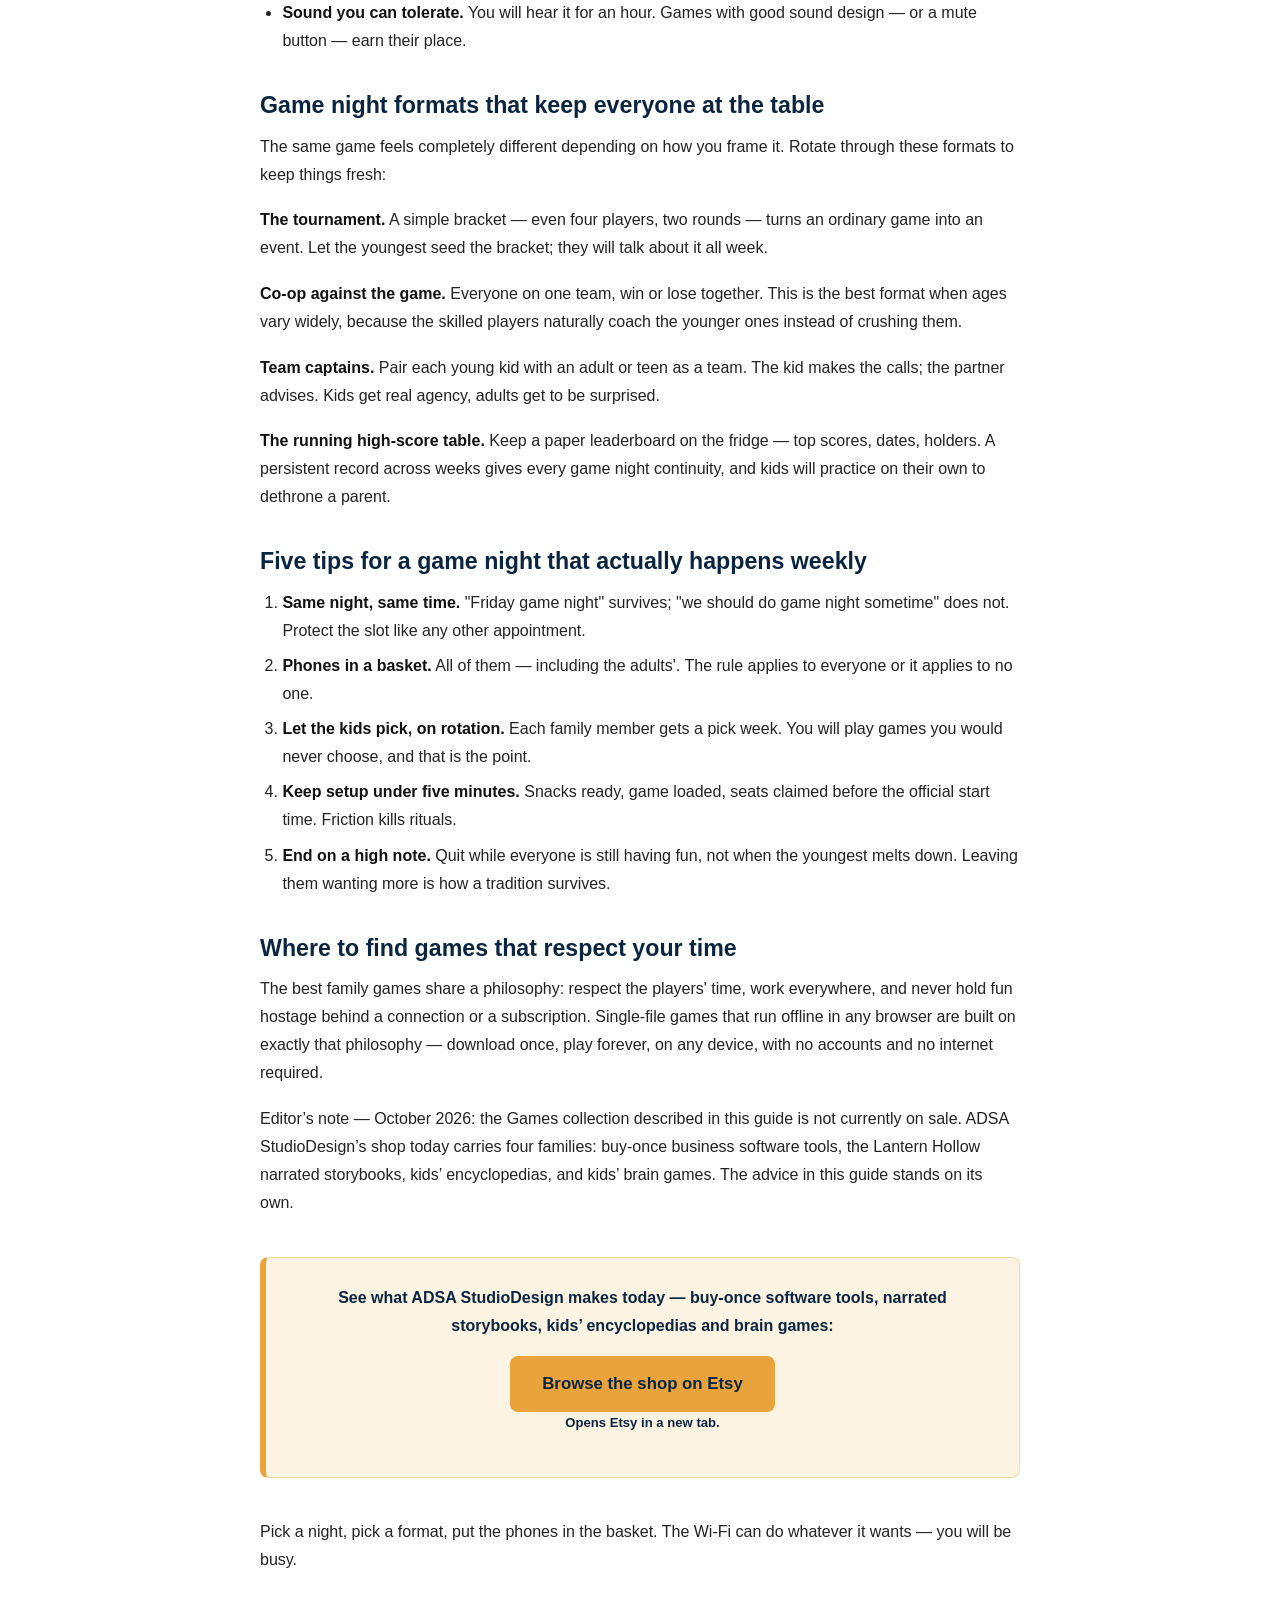
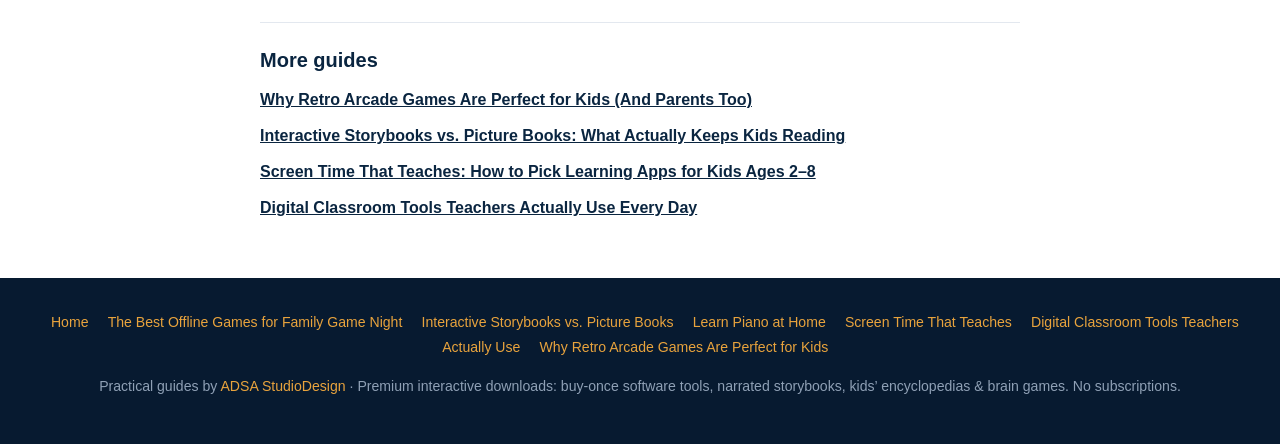
<file: articles/offline-games-for-family-game-night.html>
<!DOCTYPE html>
<html lang="en">
<head>
<meta charset="utf-8">
<meta name="viewport" content="width=device-width, initial-scale=1">
<title>The Best Offline Games for Family Game Night (No Internet Required) | ADSA StudioDesign</title>
<meta name="description" content="Looking for offline family games? Why no-internet games win family game night, what to look for in a family game, and formats that keep every age at the table.">
<meta property="og:title" content="The Best Offline Games for Family Game Night (No Internet Required) | ADSA StudioDesign">
<meta property="og:description" content="Looking for offline family games? Why no-internet games win family game night, what to look for in a family game, and formats that keep every age at the table.">
<meta property="og:type" content="article">
<meta property="og:url" content="https://adsastudiodesign.github.io/adsa-blog/articles/offline-games-for-family-game-night.html">
<link rel="stylesheet" href="../assets/style.css">
</head>
<body>
<header class="site-header"><div class="wrap">
<a class="brand" href="../index.html">ADSA <span>StudioDesign</span></a>
<nav class="site-nav"><a href="../index.html">Home</a><a href="../index.html#guides">Guides</a></nav>
</div></header>
<main><div class="wrap"><article class="post">
<h1>The Best Offline Games for Family Game Night (No Internet Required)</h1>
<p>Every family has a version of the same story. It is Friday night, the snacks are out, everyone has finally agreed on a game — and then the Wi-Fi drops, the app demands an update, or somebody&#x27;s login expired. Twenty minutes later the kids have drifted to their rooms and game night is over before it started.</p>
<p>Offline games solve this completely. A game that needs no internet connection cannot be interrupted by one. No updates, no servers, no &quot;please sign in to continue.&quot; You open it, you play, you laugh. Here is why offline should be the first thing you check when picking family games — and how to run a game night that actually happens every week.</p>
<h2>Why &quot;offline&quot; is the feature nobody talks about</h2>
<p>Internet access feels universal until you need it most. Grandparents&#x27; house with the ancient router. The cabin weekend. A road trip, a flight, a hotel with Wi-Fi that technically exists but functionally does not. An offline game works identically in all of these places, because it never phones home.</p>
<p>There is a second benefit that matters even more at home: focus. Online games come with notifications, friend requests, chat windows, and update prompts — a dozen small interruptions competing with your family&#x27;s attention. An offline game has exactly one job: the game in front of you. For parents trying to make game night feel different from the rest of the week&#x27;s scattered screen time, that single-mindedness is the whole point.</p>
<h2>What makes a game work for the whole family</h2>
<p>The hardest part of family game night is not finding a good game — it is finding a game that works for a 6-year-old, a 12-year-old, and two adults at the same time. The games that pull this off share three traits.</p>
<p>First, <strong>ten-minute rules</strong>. If explaining how to play takes longer than playing the first round, you have lost the youngest players. The best family games can be taught in one short demo round. Depth can come later — complexity up front is a dealbreaker.</p>
<p>Second, <strong>real skill expression</strong>. Kids smell a patronizing game instantly. A game where adults obviously have to play badly to keep it close will bore everyone. Look for games with difficulty settings, handicaps, or team modes that let skill gaps narrow honestly — a head start, a co-op mode, a parent-and-kid team against another team.</p>
<p>Third, <strong>the right session length</strong>. Thirty to sixty minutes is the sweet spot for most families. Shorter and it never quite becomes an event; longer and the youngest players check out. Games with natural stopping points — rounds, levels, matches — let you quit cleanly instead of negotiating &quot;just one more&quot; at midnight.</p>
<h2>What to look for in a digital offline game</h2>
<p>Digital games have real advantages for families — no pieces to lose, no setup time, instant scoring — but only if they are built for the job. Here is the checklist:</p>
<ul><li><strong>Truly offline.</strong> Not &quot;offline after you sign in once&quot; — genuinely no connection needed, ever. Test it with Wi-Fi off before game night.</li><li><strong>No accounts, no subscriptions.</strong> Nobody should need an email address or a monthly fee to play a game you already own.</li><li><strong>Runs on whatever you have.</strong> The family laptop, a tablet, a parent&#x27;s phone — a game in a single file that opens in a browser works on all of them with zero installation.</li><li><strong>Pause and resume.</strong> Family life interrupts. A game that saves its state and waits patiently beats one that punishes you for answering the door.</li><li><strong>Sound you can tolerate.</strong> You will hear it for an hour. Games with good sound design — or a mute button — earn their place.</li></ul>
<h2>Game night formats that keep everyone at the table</h2>
<p>The same game feels completely different depending on how you frame it. Rotate through these formats to keep things fresh:</p>
<p><strong>The tournament.</strong> A simple bracket — even four players, two rounds — turns an ordinary game into an event. Let the youngest seed the bracket; they will talk about it all week.</p>
<p><strong>Co-op against the game.</strong> Everyone on one team, win or lose together. This is the best format when ages vary widely, because the skilled players naturally coach the younger ones instead of crushing them.</p>
<p><strong>Team captains.</strong> Pair each young kid with an adult or teen as a team. The kid makes the calls; the partner advises. Kids get real agency, adults get to be surprised.</p>
<p><strong>The running high-score table.</strong> Keep a paper leaderboard on the fridge — top scores, dates, holders. A persistent record across weeks gives every game night continuity, and kids will practice on their own to dethrone a parent.</p>
<h2>Five tips for a game night that actually happens weekly</h2>
<ol><li><strong>Same night, same time.</strong> &quot;Friday game night&quot; survives; &quot;we should do game night sometime&quot; does not. Protect the slot like any other appointment.</li><li><strong>Phones in a basket.</strong> All of them — including the adults&#x27;. The rule applies to everyone or it applies to no one.</li><li><strong>Let the kids pick, on rotation.</strong> Each family member gets a pick week. You will play games you would never choose, and that is the point.</li><li><strong>Keep setup under five minutes.</strong> Snacks ready, game loaded, seats claimed before the official start time. Friction kills rituals.</li><li><strong>End on a high note.</strong> Quit while everyone is still having fun, not when the youngest melts down. Leaving them wanting more is how a tradition survives.</li></ol>
<h2>Where to find games that respect your time</h2>
<p>The best family games share a philosophy: respect the players&#x27; time, work everywhere, and never hold fun hostage behind a connection or a subscription. Single-file games that run offline in any browser are built on exactly that philosophy — download once, play forever, on any device, with no accounts and no internet required.</p>
<p>Editor&rsquo;s note &mdash; October 2026: the Games collection described in this guide is not currently on sale. ADSA StudioDesign&rsquo;s shop today carries four families: buy-once business software tools, the Lantern Hollow narrated storybooks, kids&rsquo; encyclopedias, and kids&rsquo; brain games. The advice in this guide stands on its own.</p>
<div class="cta-box"><p>See what ADSA StudioDesign makes today &mdash; buy-once software tools, narrated storybooks, kids&rsquo; encyclopedias and brain games:</p><a class="cta-button" href="https://www.etsy.com/shop/ADSAStudioDesign">Browse the shop on Etsy</a><p class="cta-note">Opens Etsy in a new tab.</p></div>
<p>Pick a night, pick a format, put the phones in the basket. The Wi-Fi can do whatever it wants — you will be busy.</p>
<section class="more-guides"><h2>More guides</h2><ul><li><a href="retro-arcade-games-offline.html">Why Retro Arcade Games Are Perfect for Kids (And Parents Too)</a></li><li><a href="interactive-storybooks-vs-picture-books.html">Interactive Storybooks vs. Picture Books: What Actually Keeps Kids Reading</a></li><li><a href="screen-free-learning-apps-for-kids.html">Screen Time That Teaches: How to Pick Learning Apps for Kids Ages 2–8</a></li><li><a href="teacher-classroom-tools-digital.html">Digital Classroom Tools Teachers Actually Use Every Day</a></li></ul></section>
</article></div></main>
<footer class="site-footer"><nav><a href="../index.html">Home</a><a href="offline-games-for-family-game-night.html">The Best Offline Games for Family Game Night</a><a href="interactive-storybooks-vs-picture-books.html">Interactive Storybooks vs. Picture Books</a><a href="learn-piano-at-home-app.html">Learn Piano at Home</a><a href="screen-free-learning-apps-for-kids.html">Screen Time That Teaches</a><a href="teacher-classroom-tools-digital.html">Digital Classroom Tools Teachers Actually Use</a><a href="retro-arcade-games-offline.html">Why Retro Arcade Games Are Perfect for Kids</a></nav>
<p>Practical guides by <a href="https://www.etsy.com/shop/ADSAStudioDesign">ADSA StudioDesign</a> · Premium interactive downloads: buy-once software tools, narrated storybooks, kids&rsquo; encyclopedias &amp; brain games. No subscriptions.</p></footer>
</body>
</html>
</file>
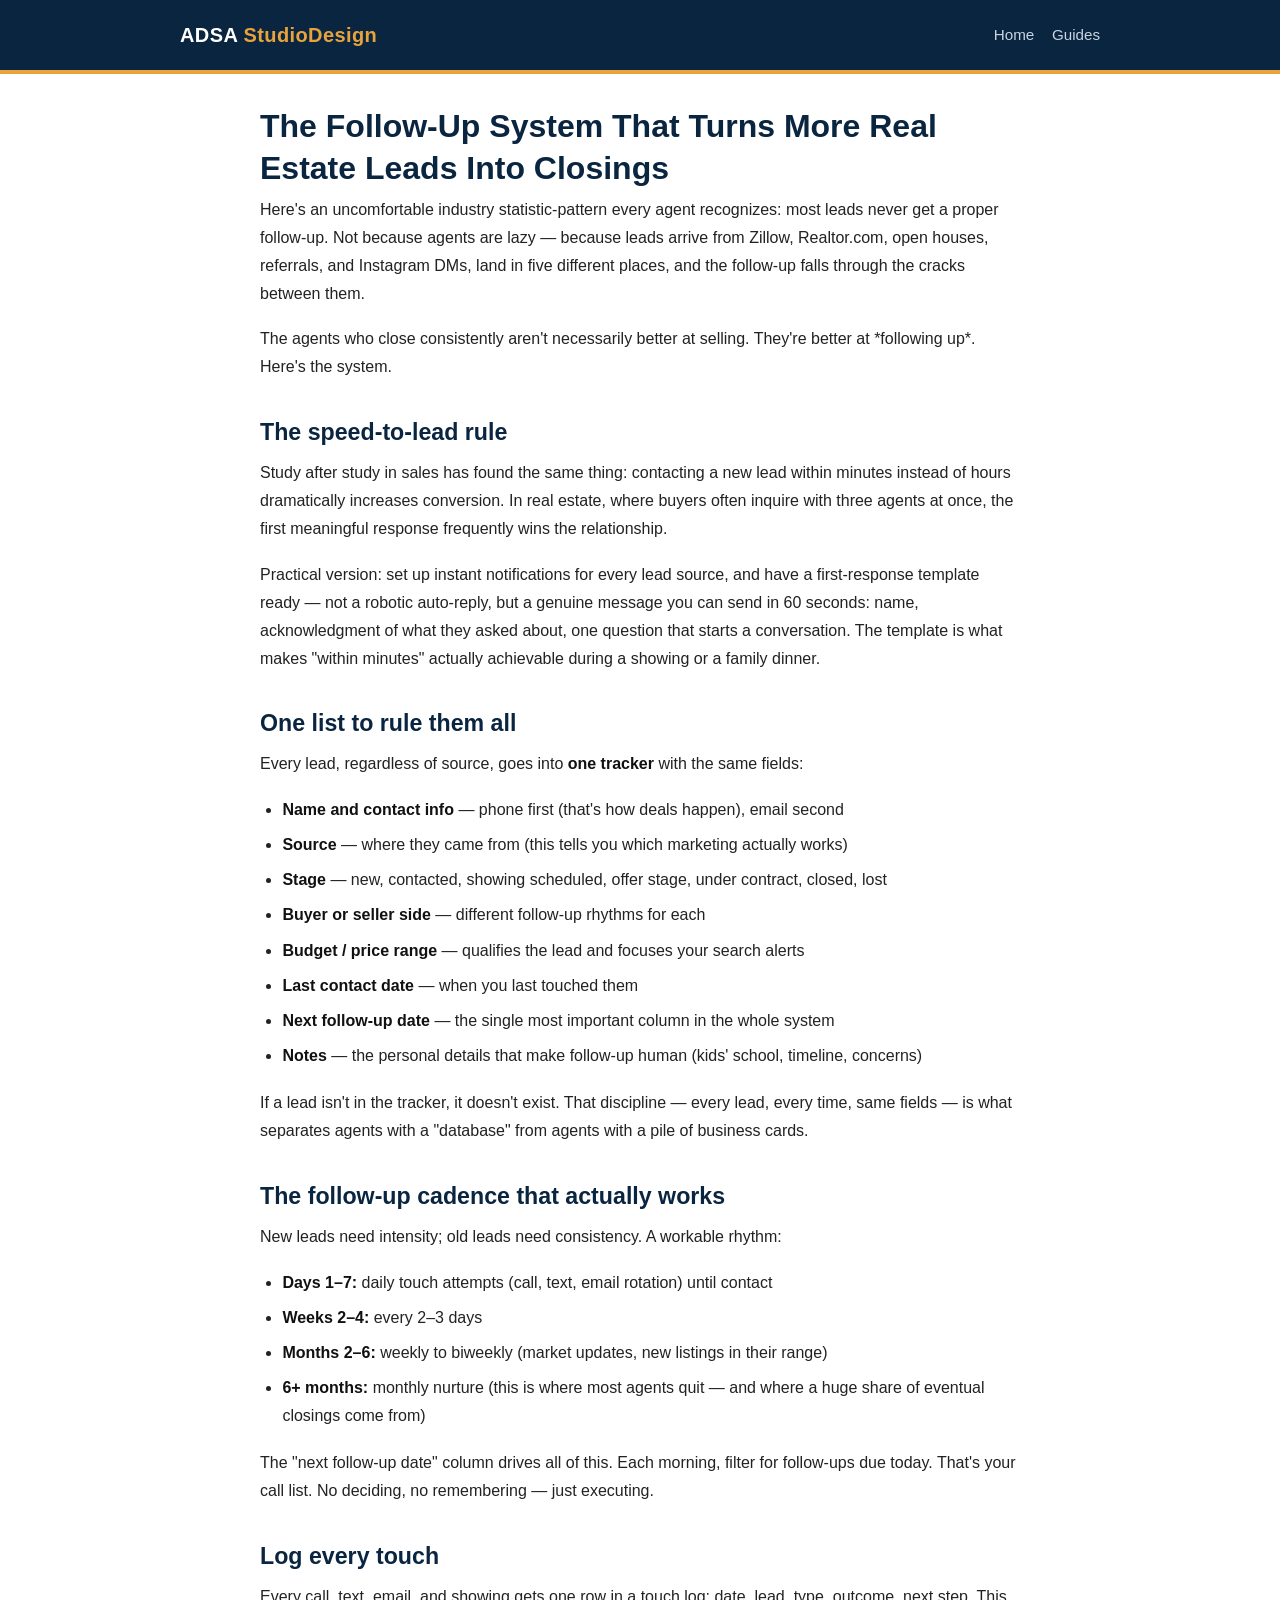
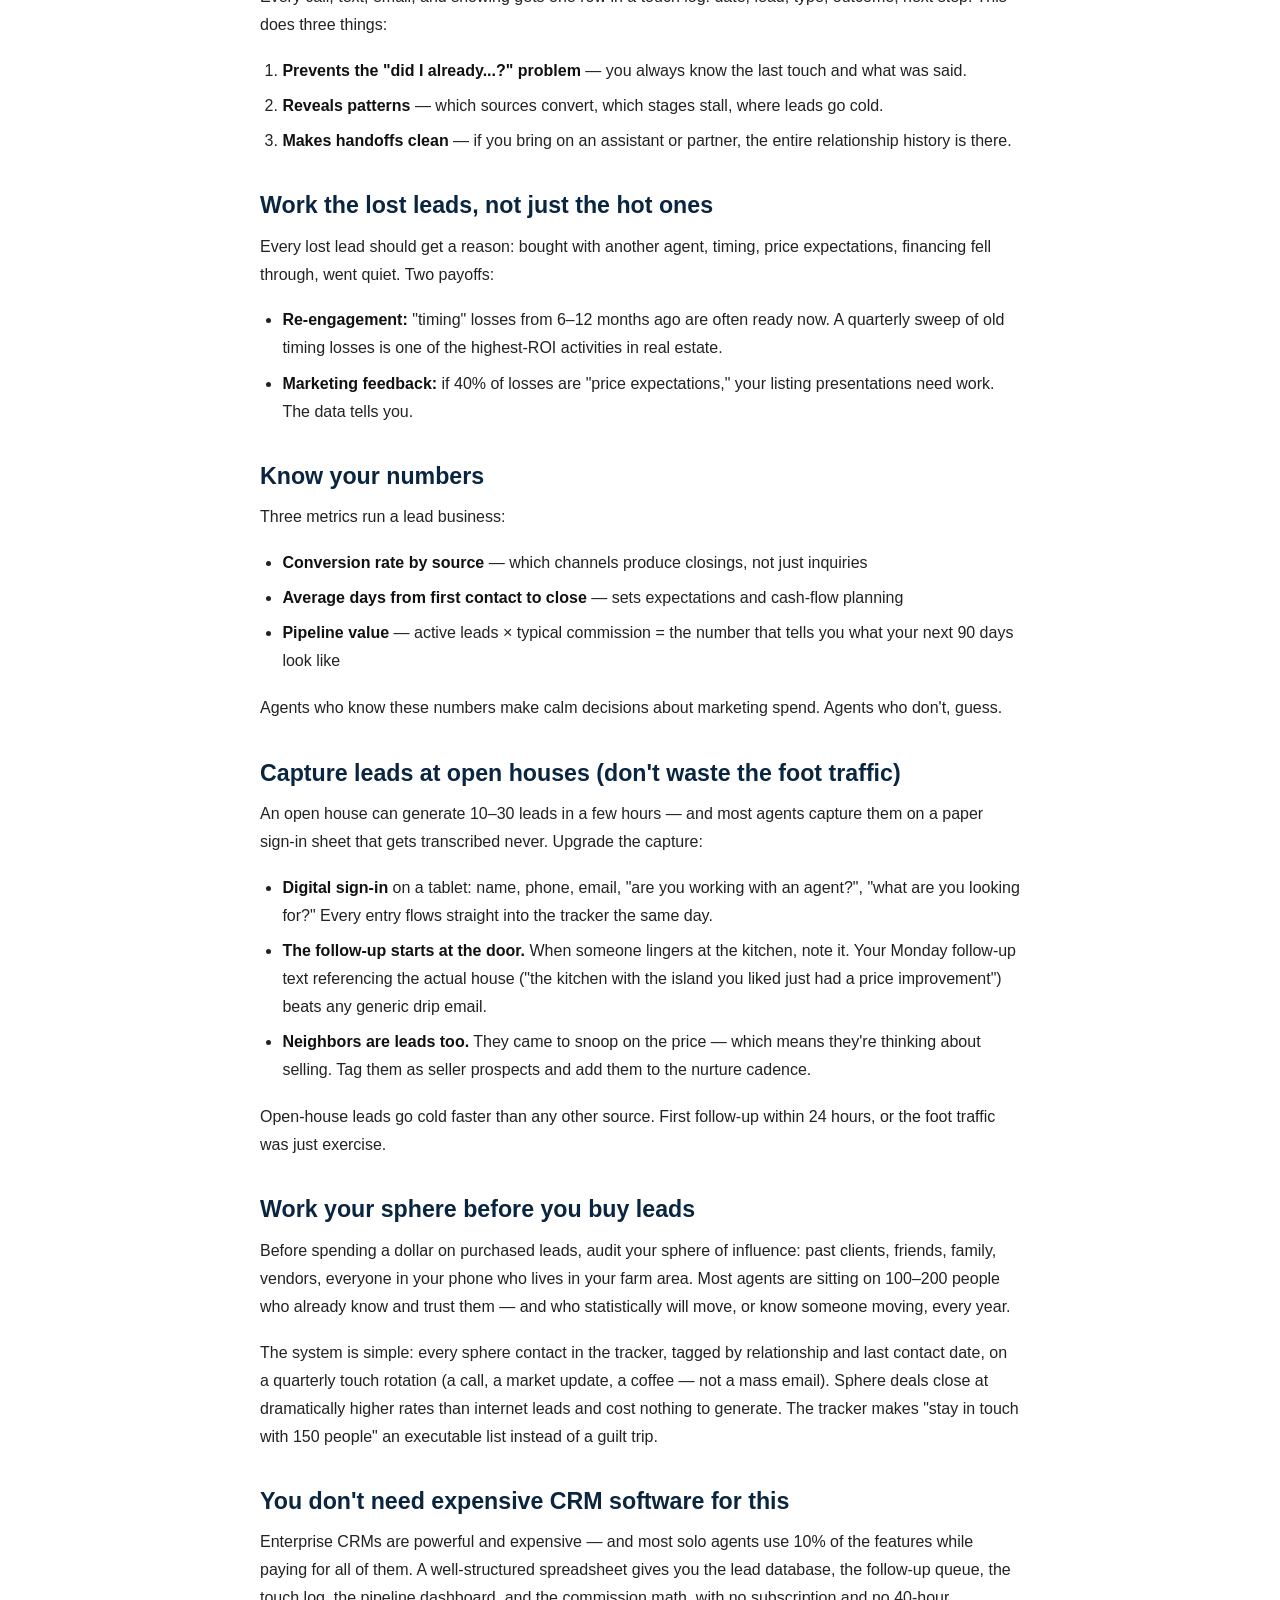
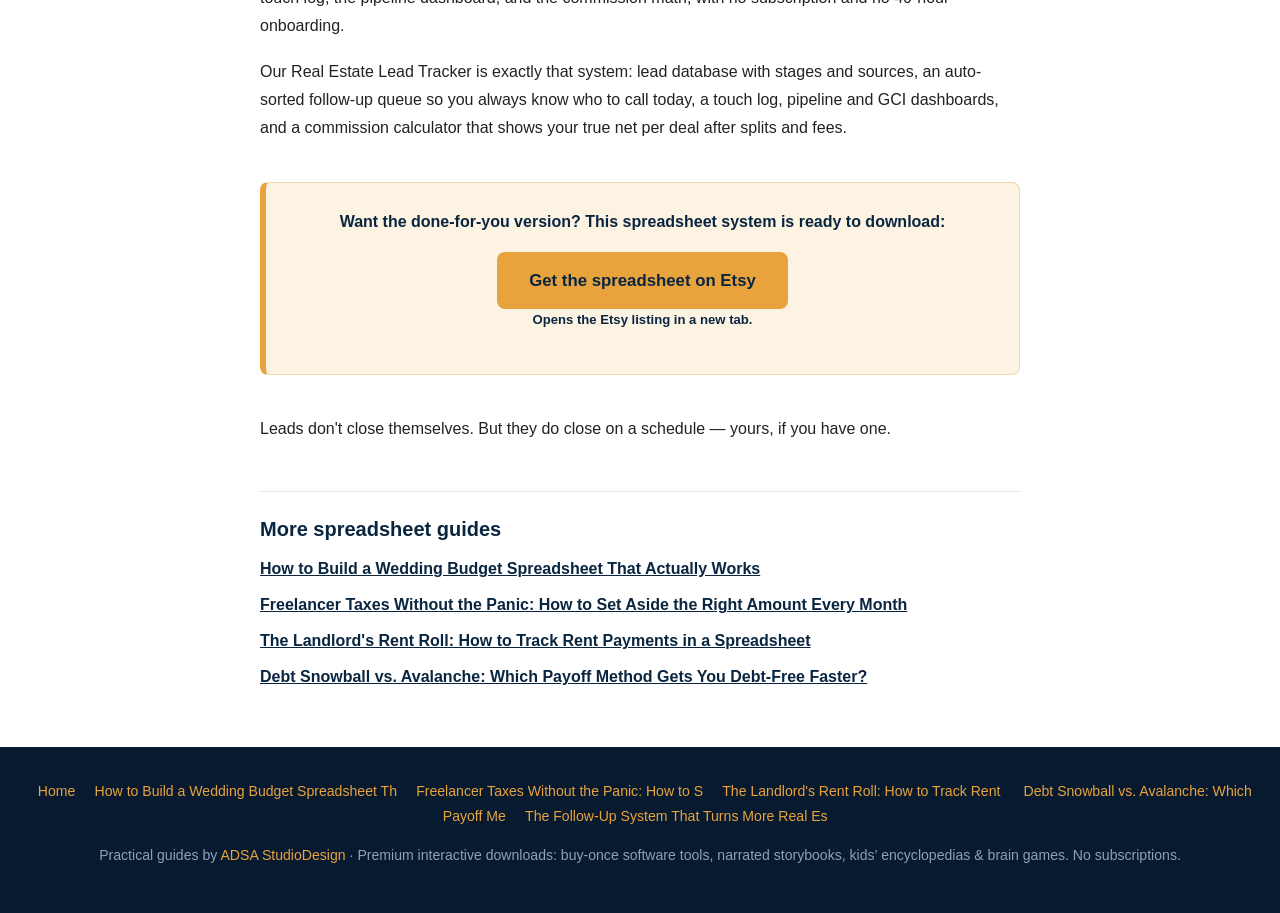
<file: articles/realtor-lead-tracker.html>
<!DOCTYPE html>
<html lang="en">
<head>
<meta charset="utf-8">
<meta name="viewport" content="width=device-width, initial-scale=1">
<title>The Follow-Up System That Turns More Real Estate Leads Into Closings | ADSA StudioDesign</title>
<meta name="description" content="A realtor lead tracker system for follow-up that converts: speed-to-lead, one master list, follow-up cadence, and the pipeline metrics that matter.">
<meta property="og:title" content="The Follow-Up System That Turns More Real Estate Leads Into Closings | ADSA StudioDesign">
<meta property="og:description" content="A realtor lead tracker system for follow-up that converts: speed-to-lead, one master list, follow-up cadence, and the pipeline metrics that matter.">
<meta property="og:type" content="article">
<meta property="og:url" content="https://adsastudiodesign.github.io/adsa-blog/articles/realtor-lead-tracker.html">
<link rel="stylesheet" href="../assets/style.css">
</head>
<body>
<header class="site-header"><div class="wrap">
<a class="brand" href="../index.html">ADSA <span>StudioDesign</span></a>
<nav class="site-nav"><a href="../index.html">Home</a><a href="../index.html#guides">Guides</a></nav>
</div></header>
<main><div class="wrap"><article class="post">
<h1>The Follow-Up System That Turns More Real Estate Leads Into Closings</h1>
<p>Here&#x27;s an uncomfortable industry statistic-pattern every agent recognizes: most leads never get a proper follow-up. Not because agents are lazy — because leads arrive from Zillow, Realtor.com, open houses, referrals, and Instagram DMs, land in five different places, and the follow-up falls through the cracks between them.</p>
<p>The agents who close consistently aren&#x27;t necessarily better at selling. They&#x27;re better at *following up*. Here&#x27;s the system.</p>
<h2>The speed-to-lead rule</h2>
<p>Study after study in sales has found the same thing: contacting a new lead within minutes instead of hours dramatically increases conversion. In real estate, where buyers often inquire with three agents at once, the first meaningful response frequently wins the relationship.</p>
<p>Practical version: set up instant notifications for every lead source, and have a first-response template ready — not a robotic auto-reply, but a genuine message you can send in 60 seconds: name, acknowledgment of what they asked about, one question that starts a conversation. The template is what makes &quot;within minutes&quot; actually achievable during a showing or a family dinner.</p>
<h2>One list to rule them all</h2>
<p>Every lead, regardless of source, goes into <strong>one tracker</strong> with the same fields:</p>
<ul><li><strong>Name and contact info</strong> — phone first (that&#x27;s how deals happen), email second</li><li><strong>Source</strong> — where they came from (this tells you which marketing actually works)</li><li><strong>Stage</strong> — new, contacted, showing scheduled, offer stage, under contract, closed, lost</li><li><strong>Buyer or seller side</strong> — different follow-up rhythms for each</li><li><strong>Budget / price range</strong> — qualifies the lead and focuses your search alerts</li><li><strong>Last contact date</strong> — when you last touched them</li><li><strong>Next follow-up date</strong> — the single most important column in the whole system</li><li><strong>Notes</strong> — the personal details that make follow-up human (kids&#x27; school, timeline, concerns)</li></ul>
<p>If a lead isn&#x27;t in the tracker, it doesn&#x27;t exist. That discipline — every lead, every time, same fields — is what separates agents with a &quot;database&quot; from agents with a pile of business cards.</p>
<h2>The follow-up cadence that actually works</h2>
<p>New leads need intensity; old leads need consistency. A workable rhythm:</p>
<ul><li><strong>Days 1–7:</strong> daily touch attempts (call, text, email rotation) until contact</li><li><strong>Weeks 2–4:</strong> every 2–3 days</li><li><strong>Months 2–6:</strong> weekly to biweekly (market updates, new listings in their range)</li><li><strong>6+ months:</strong> monthly nurture (this is where most agents quit — and where a huge share of eventual closings come from)</li></ul>
<p>The &quot;next follow-up date&quot; column drives all of this. Each morning, filter for follow-ups due today. That&#x27;s your call list. No deciding, no remembering — just executing.</p>
<h2>Log every touch</h2>
<p>Every call, text, email, and showing gets one row in a touch log: date, lead, type, outcome, next step. This does three things:</p>
<ol><li><strong>Prevents the &quot;did I already...?&quot; problem</strong> — you always know the last touch and what was said.</li><li><strong>Reveals patterns</strong> — which sources convert, which stages stall, where leads go cold.</li><li><strong>Makes handoffs clean</strong> — if you bring on an assistant or partner, the entire relationship history is there.</li></ol>
<h2>Work the lost leads, not just the hot ones</h2>
<p>Every lost lead should get a reason: bought with another agent, timing, price expectations, financing fell through, went quiet. Two payoffs:</p>
<ul><li><strong>Re-engagement:</strong> &quot;timing&quot; losses from 6–12 months ago are often ready now. A quarterly sweep of old timing losses is one of the highest-ROI activities in real estate.</li><li><strong>Marketing feedback:</strong> if 40% of losses are &quot;price expectations,&quot; your listing presentations need work. The data tells you.</li></ul>
<h2>Know your numbers</h2>
<p>Three metrics run a lead business:</p>
<ul><li><strong>Conversion rate by source</strong> — which channels produce closings, not just inquiries</li><li><strong>Average days from first contact to close</strong> — sets expectations and cash-flow planning</li><li><strong>Pipeline value</strong> — active leads × typical commission = the number that tells you what your next 90 days look like</li></ul>
<p>Agents who know these numbers make calm decisions about marketing spend. Agents who don&#x27;t, guess.</p>
<h2>Capture leads at open houses (don&#x27;t waste the foot traffic)</h2>
<p>An open house can generate 10–30 leads in a few hours — and most agents capture them on a paper sign-in sheet that gets transcribed never. Upgrade the capture:</p>
<ul><li><strong>Digital sign-in</strong> on a tablet: name, phone, email, &quot;are you working with an agent?&quot;, &quot;what are you looking for?&quot; Every entry flows straight into the tracker the same day.</li><li><strong>The follow-up starts at the door.</strong> When someone lingers at the kitchen, note it. Your Monday follow-up text referencing the actual house (&quot;the kitchen with the island you liked just had a price improvement&quot;) beats any generic drip email.</li><li><strong>Neighbors are leads too.</strong> They came to snoop on the price — which means they&#x27;re thinking about selling. Tag them as seller prospects and add them to the nurture cadence.</li></ul>
<p>Open-house leads go cold faster than any other source. First follow-up within 24 hours, or the foot traffic was just exercise.</p>
<h2>Work your sphere before you buy leads</h2>
<p>Before spending a dollar on purchased leads, audit your sphere of influence: past clients, friends, family, vendors, everyone in your phone who lives in your farm area. Most agents are sitting on 100–200 people who already know and trust them — and who statistically will move, or know someone moving, every year.</p>
<p>The system is simple: every sphere contact in the tracker, tagged by relationship and last contact date, on a quarterly touch rotation (a call, a market update, a coffee — not a mass email). Sphere deals close at dramatically higher rates than internet leads and cost nothing to generate. The tracker makes &quot;stay in touch with 150 people&quot; an executable list instead of a guilt trip.</p>
<h2>You don&#x27;t need expensive CRM software for this</h2>
<p>Enterprise CRMs are powerful and expensive — and most solo agents use 10% of the features while paying for all of them. A well-structured spreadsheet gives you the lead database, the follow-up queue, the touch log, the pipeline dashboard, and the commission math, with no subscription and no 40-hour onboarding.</p>
<p>Our Real Estate Lead Tracker is exactly that system: lead database with stages and sources, an auto-sorted follow-up queue so you always know who to call today, a touch log, pipeline and GCI dashboards, and a commission calculator that shows your true net per deal after splits and fees.</p>
<div class="cta-box"><p>Want the done-for-you version? This spreadsheet system is ready to download:</p><a class="cta-button" href="https://www.etsy.com/listing/4586822744">Get the spreadsheet on Etsy</a><p class="cta-note">Opens the Etsy listing in a new tab.</p></div>
<p>Leads don&#x27;t close themselves. But they do close on a schedule — yours, if you have one.</p>
<section class="more-guides"><h2>More spreadsheet guides</h2><ul><li><a href="wedding-budget-spreadsheet.html">How to Build a Wedding Budget Spreadsheet That Actually Works</a></li><li><a href="freelancer-tax-tracker.html">Freelancer Taxes Without the Panic: How to Set Aside the Right Amount Every Month</a></li><li><a href="landlord-rent-roll-template.html">The Landlord&#x27;s Rent Roll: How to Track Rent Payments in a Spreadsheet</a></li><li><a href="debt-snowball-vs-avalanche.html">Debt Snowball vs. Avalanche: Which Payoff Method Gets You Debt-Free Faster?</a></li></ul></section>
</article></div></main>
<footer class="site-footer"><nav><a href="../index.html">Home</a><a href="wedding-budget-spreadsheet.html">How to Build a Wedding Budget Spreadsheet Th</a><a href="freelancer-tax-tracker.html">Freelancer Taxes Without the Panic: How to S</a><a href="landlord-rent-roll-template.html">The Landlord&#x27;s Rent Roll: How to Track Rent </a><a href="debt-snowball-vs-avalanche.html">Debt Snowball vs. Avalanche: Which Payoff Me</a><a href="realtor-lead-tracker.html">The Follow-Up System That Turns More Real Es</a></nav>
<p>Practical guides by <a href="https://www.etsy.com/shop/ADSAStudioDesign">ADSA StudioDesign</a> · Premium interactive downloads: buy-once software tools, narrated storybooks, kids&rsquo; encyclopedias &amp; brain games. No subscriptions.</p></footer>
</body>
</html>
</file>
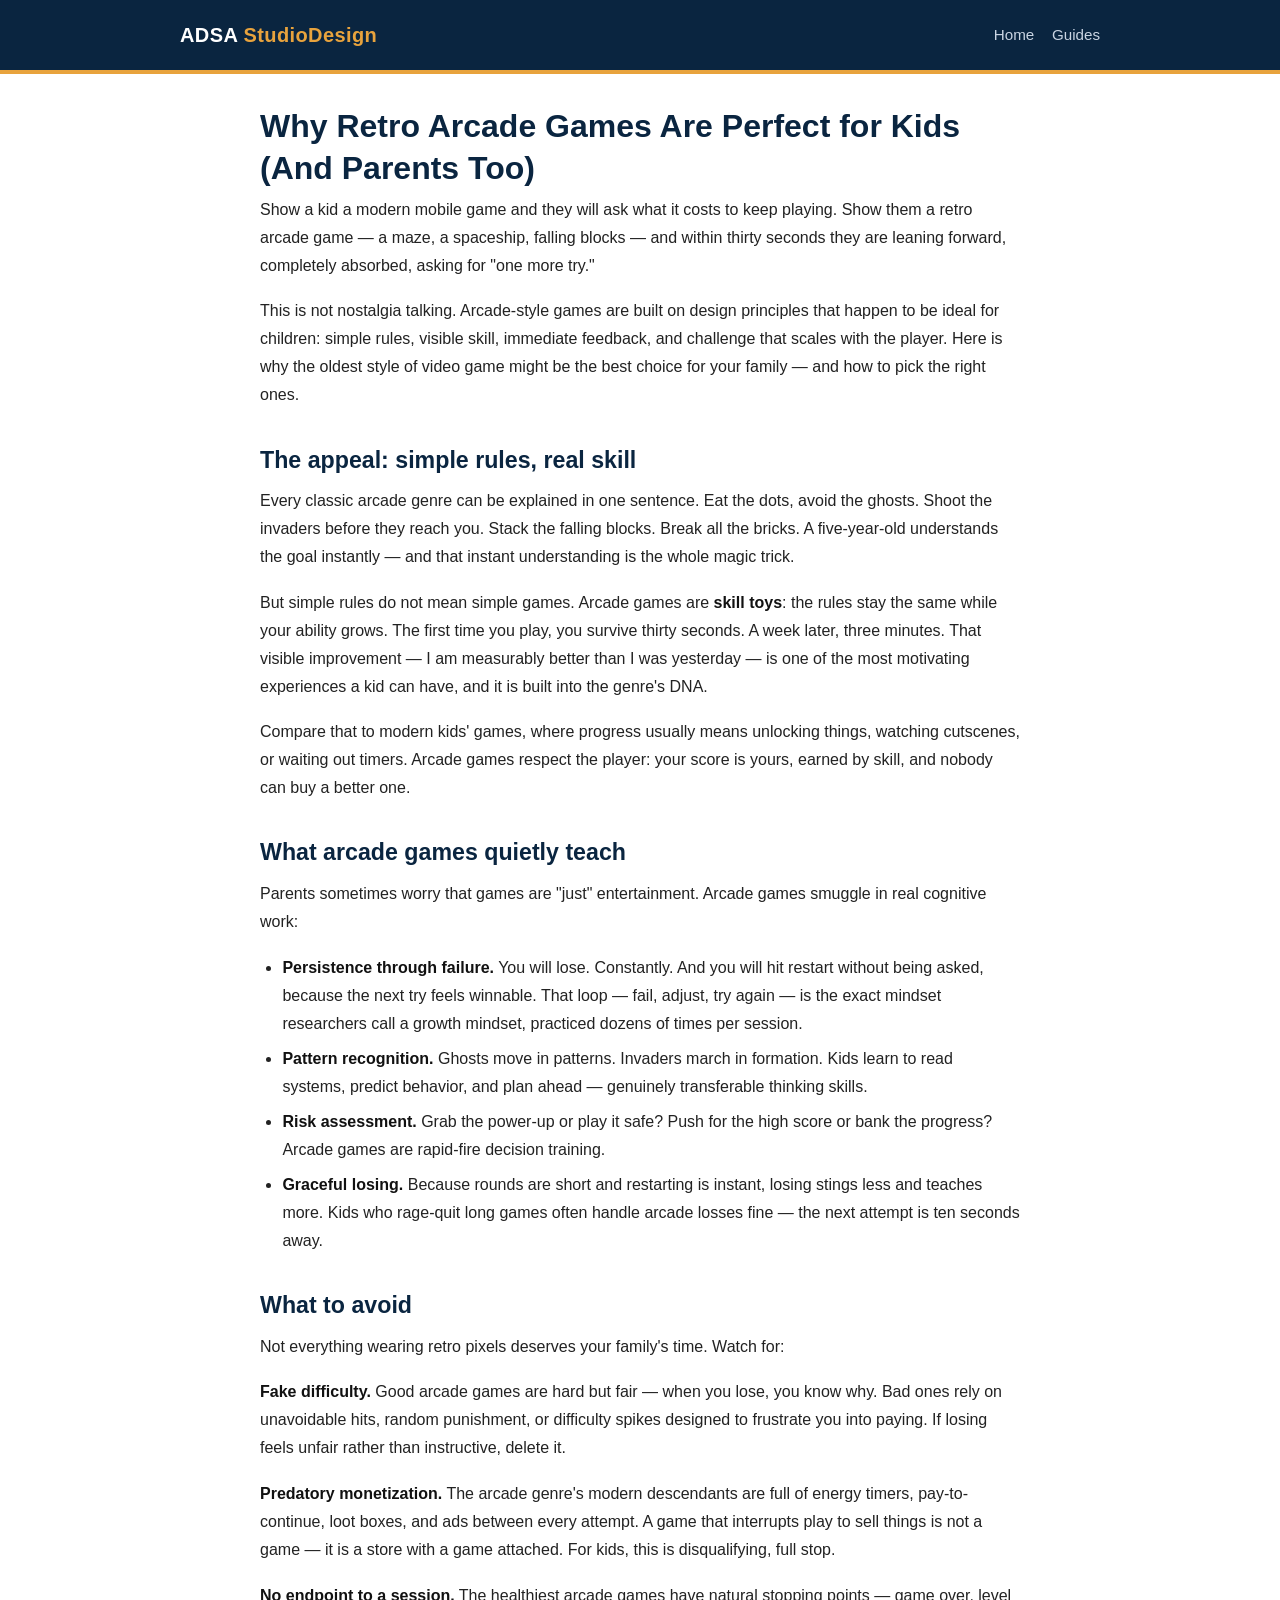
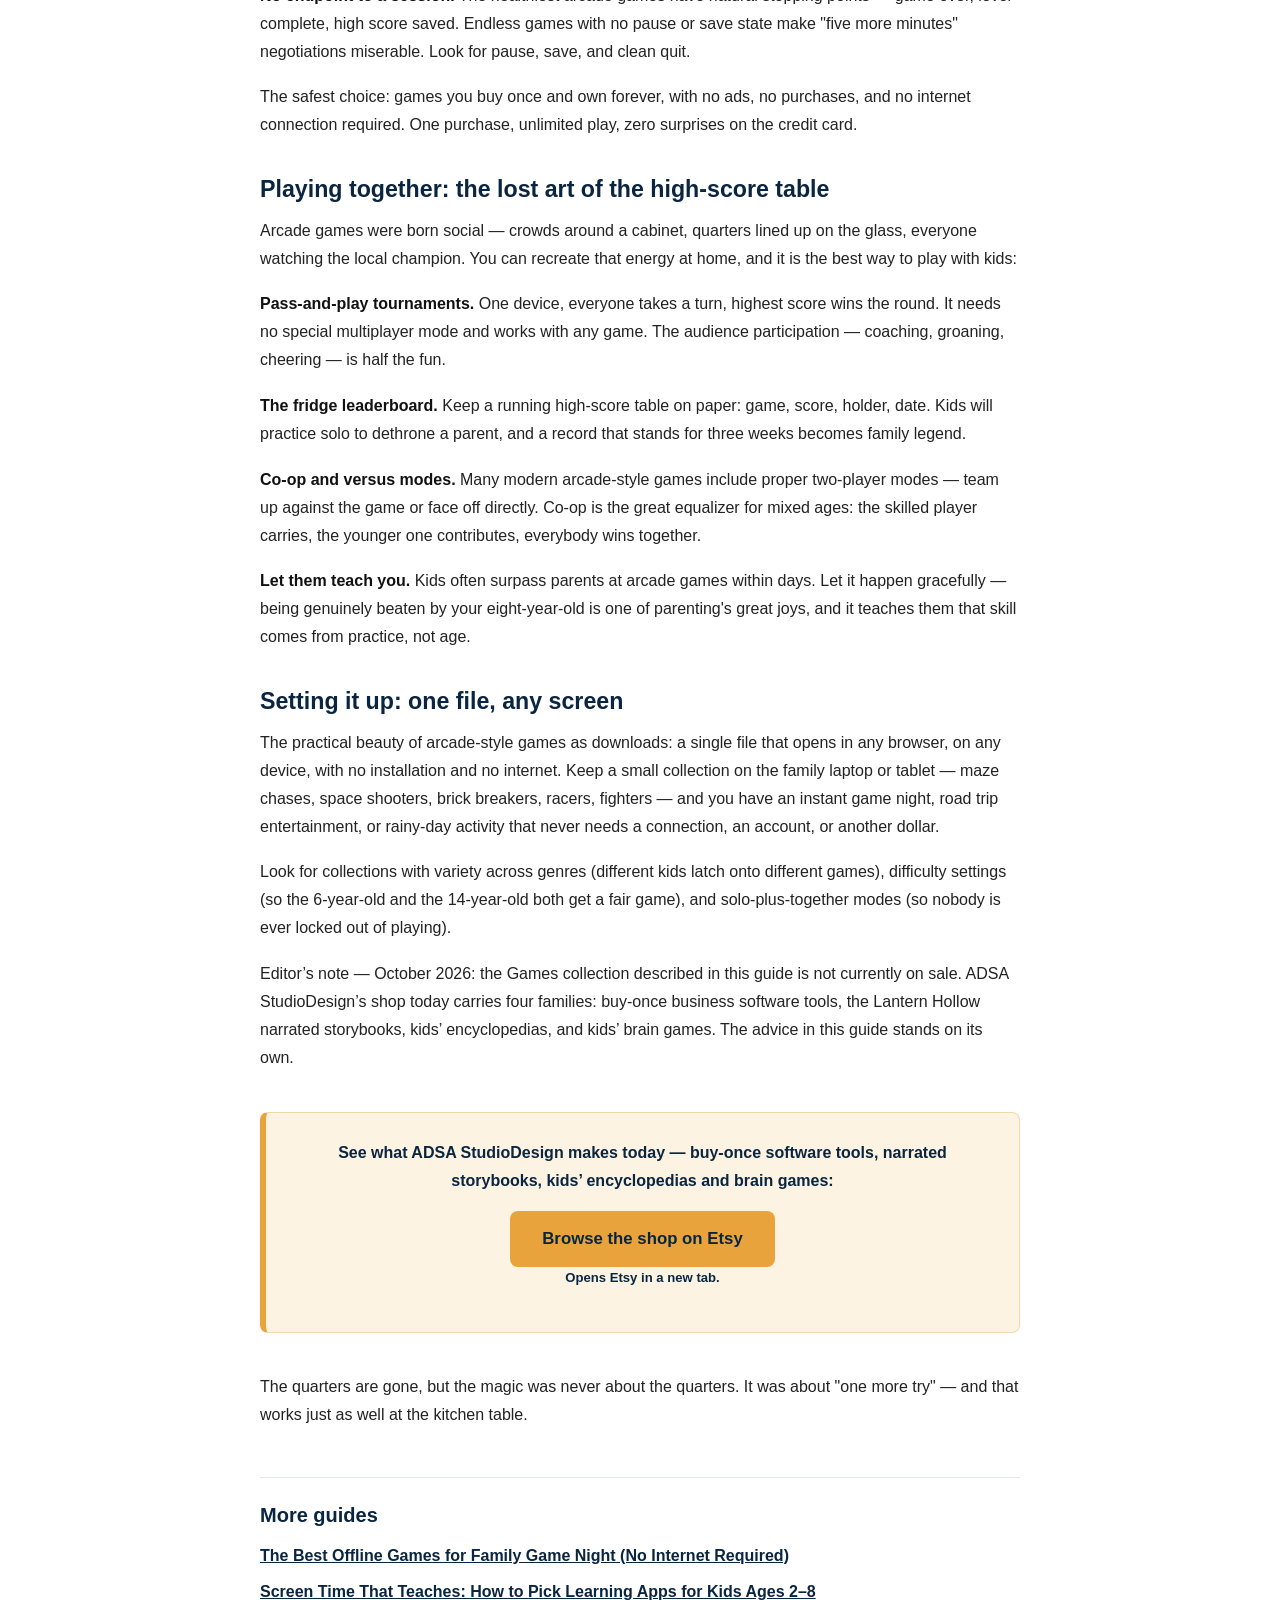
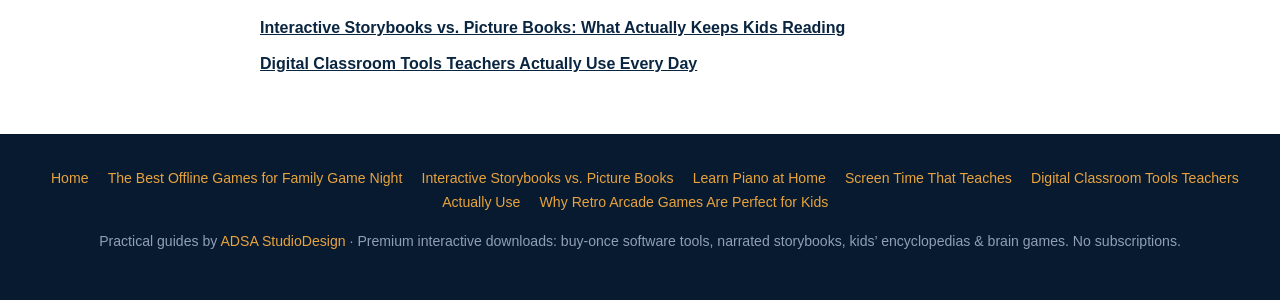
<file: articles/retro-arcade-games-offline.html>
<!DOCTYPE html>
<html lang="en">
<head>
<meta charset="utf-8">
<meta name="viewport" content="width=device-width, initial-scale=1">
<title>Why Retro Arcade Games Are Perfect for Kids (And Parents Too) | ADSA StudioDesign</title>
<meta name="description" content="Retro arcade games for kids: why simple, skill-based classics beat modern mobile games for family play — what to look for, what to avoid, and how to play together.">
<meta property="og:title" content="Why Retro Arcade Games Are Perfect for Kids (And Parents Too) | ADSA StudioDesign">
<meta property="og:description" content="Retro arcade games for kids: why simple, skill-based classics beat modern mobile games for family play — what to look for, what to avoid, and how to play together.">
<meta property="og:type" content="article">
<meta property="og:url" content="https://adsastudiodesign.github.io/adsa-blog/articles/retro-arcade-games-offline.html">
<link rel="stylesheet" href="../assets/style.css">
</head>
<body>
<header class="site-header"><div class="wrap">
<a class="brand" href="../index.html">ADSA <span>StudioDesign</span></a>
<nav class="site-nav"><a href="../index.html">Home</a><a href="../index.html#guides">Guides</a></nav>
</div></header>
<main><div class="wrap"><article class="post">
<h1>Why Retro Arcade Games Are Perfect for Kids (And Parents Too)</h1>
<p>Show a kid a modern mobile game and they will ask what it costs to keep playing. Show them a retro arcade game — a maze, a spaceship, falling blocks — and within thirty seconds they are leaning forward, completely absorbed, asking for &quot;one more try.&quot;</p>
<p>This is not nostalgia talking. Arcade-style games are built on design principles that happen to be ideal for children: simple rules, visible skill, immediate feedback, and challenge that scales with the player. Here is why the oldest style of video game might be the best choice for your family — and how to pick the right ones.</p>
<h2>The appeal: simple rules, real skill</h2>
<p>Every classic arcade genre can be explained in one sentence. Eat the dots, avoid the ghosts. Shoot the invaders before they reach you. Stack the falling blocks. Break all the bricks. A five-year-old understands the goal instantly — and that instant understanding is the whole magic trick.</p>
<p>But simple rules do not mean simple games. Arcade games are <strong>skill toys</strong>: the rules stay the same while your ability grows. The first time you play, you survive thirty seconds. A week later, three minutes. That visible improvement — I am measurably better than I was yesterday — is one of the most motivating experiences a kid can have, and it is built into the genre&#x27;s DNA.</p>
<p>Compare that to modern kids&#x27; games, where progress usually means unlocking things, watching cutscenes, or waiting out timers. Arcade games respect the player: your score is yours, earned by skill, and nobody can buy a better one.</p>
<h2>What arcade games quietly teach</h2>
<p>Parents sometimes worry that games are &quot;just&quot; entertainment. Arcade games smuggle in real cognitive work:</p>
<ul><li><strong>Persistence through failure.</strong> You will lose. Constantly. And you will hit restart without being asked, because the next try feels winnable. That loop — fail, adjust, try again — is the exact mindset researchers call a growth mindset, practiced dozens of times per session.</li><li><strong>Pattern recognition.</strong> Ghosts move in patterns. Invaders march in formation. Kids learn to read systems, predict behavior, and plan ahead — genuinely transferable thinking skills.</li><li><strong>Risk assessment.</strong> Grab the power-up or play it safe? Push for the high score or bank the progress? Arcade games are rapid-fire decision training.</li><li><strong>Graceful losing.</strong> Because rounds are short and restarting is instant, losing stings less and teaches more. Kids who rage-quit long games often handle arcade losses fine — the next attempt is ten seconds away.</li></ul>
<h2>What to avoid</h2>
<p>Not everything wearing retro pixels deserves your family&#x27;s time. Watch for:</p>
<p><strong>Fake difficulty.</strong> Good arcade games are hard but fair — when you lose, you know why. Bad ones rely on unavoidable hits, random punishment, or difficulty spikes designed to frustrate you into paying. If losing feels unfair rather than instructive, delete it.</p>
<p><strong>Predatory monetization.</strong> The arcade genre&#x27;s modern descendants are full of energy timers, pay-to-continue, loot boxes, and ads between every attempt. A game that interrupts play to sell things is not a game — it is a store with a game attached. For kids, this is disqualifying, full stop.</p>
<p><strong>No endpoint to a session.</strong> The healthiest arcade games have natural stopping points — game over, level complete, high score saved. Endless games with no pause or save state make &quot;five more minutes&quot; negotiations miserable. Look for pause, save, and clean quit.</p>
<p>The safest choice: games you buy once and own forever, with no ads, no purchases, and no internet connection required. One purchase, unlimited play, zero surprises on the credit card.</p>
<h2>Playing together: the lost art of the high-score table</h2>
<p>Arcade games were born social — crowds around a cabinet, quarters lined up on the glass, everyone watching the local champion. You can recreate that energy at home, and it is the best way to play with kids:</p>
<p><strong>Pass-and-play tournaments.</strong> One device, everyone takes a turn, highest score wins the round. It needs no special multiplayer mode and works with any game. The audience participation — coaching, groaning, cheering — is half the fun.</p>
<p><strong>The fridge leaderboard.</strong> Keep a running high-score table on paper: game, score, holder, date. Kids will practice solo to dethrone a parent, and a record that stands for three weeks becomes family legend.</p>
<p><strong>Co-op and versus modes.</strong> Many modern arcade-style games include proper two-player modes — team up against the game or face off directly. Co-op is the great equalizer for mixed ages: the skilled player carries, the younger one contributes, everybody wins together.</p>
<p><strong>Let them teach you.</strong> Kids often surpass parents at arcade games within days. Let it happen gracefully — being genuinely beaten by your eight-year-old is one of parenting&#x27;s great joys, and it teaches them that skill comes from practice, not age.</p>
<h2>Setting it up: one file, any screen</h2>
<p>The practical beauty of arcade-style games as downloads: a single file that opens in any browser, on any device, with no installation and no internet. Keep a small collection on the family laptop or tablet — maze chases, space shooters, brick breakers, racers, fighters — and you have an instant game night, road trip entertainment, or rainy-day activity that never needs a connection, an account, or another dollar.</p>
<p>Look for collections with variety across genres (different kids latch onto different games), difficulty settings (so the 6-year-old and the 14-year-old both get a fair game), and solo-plus-together modes (so nobody is ever locked out of playing).</p>
<p>Editor&rsquo;s note &mdash; October 2026: the Games collection described in this guide is not currently on sale. ADSA StudioDesign&rsquo;s shop today carries four families: buy-once business software tools, the Lantern Hollow narrated storybooks, kids&rsquo; encyclopedias, and kids&rsquo; brain games. The advice in this guide stands on its own.</p>
<div class="cta-box"><p>See what ADSA StudioDesign makes today &mdash; buy-once software tools, narrated storybooks, kids&rsquo; encyclopedias and brain games:</p><a class="cta-button" href="https://www.etsy.com/shop/ADSAStudioDesign">Browse the shop on Etsy</a><p class="cta-note">Opens Etsy in a new tab.</p></div>
<p>The quarters are gone, but the magic was never about the quarters. It was about &quot;one more try&quot; — and that works just as well at the kitchen table.</p>
<section class="more-guides"><h2>More guides</h2><ul><li><a href="offline-games-for-family-game-night.html">The Best Offline Games for Family Game Night (No Internet Required)</a></li><li><a href="screen-free-learning-apps-for-kids.html">Screen Time That Teaches: How to Pick Learning Apps for Kids Ages 2–8</a></li><li><a href="interactive-storybooks-vs-picture-books.html">Interactive Storybooks vs. Picture Books: What Actually Keeps Kids Reading</a></li><li><a href="teacher-classroom-tools-digital.html">Digital Classroom Tools Teachers Actually Use Every Day</a></li></ul></section>
</article></div></main>
<footer class="site-footer"><nav><a href="../index.html">Home</a><a href="offline-games-for-family-game-night.html">The Best Offline Games for Family Game Night</a><a href="interactive-storybooks-vs-picture-books.html">Interactive Storybooks vs. Picture Books</a><a href="learn-piano-at-home-app.html">Learn Piano at Home</a><a href="screen-free-learning-apps-for-kids.html">Screen Time That Teaches</a><a href="teacher-classroom-tools-digital.html">Digital Classroom Tools Teachers Actually Use</a><a href="retro-arcade-games-offline.html">Why Retro Arcade Games Are Perfect for Kids</a></nav>
<p>Practical guides by <a href="https://www.etsy.com/shop/ADSAStudioDesign">ADSA StudioDesign</a> · Premium interactive downloads: buy-once software tools, narrated storybooks, kids&rsquo; encyclopedias &amp; brain games. No subscriptions.</p></footer>
</body>
</html>
</file>
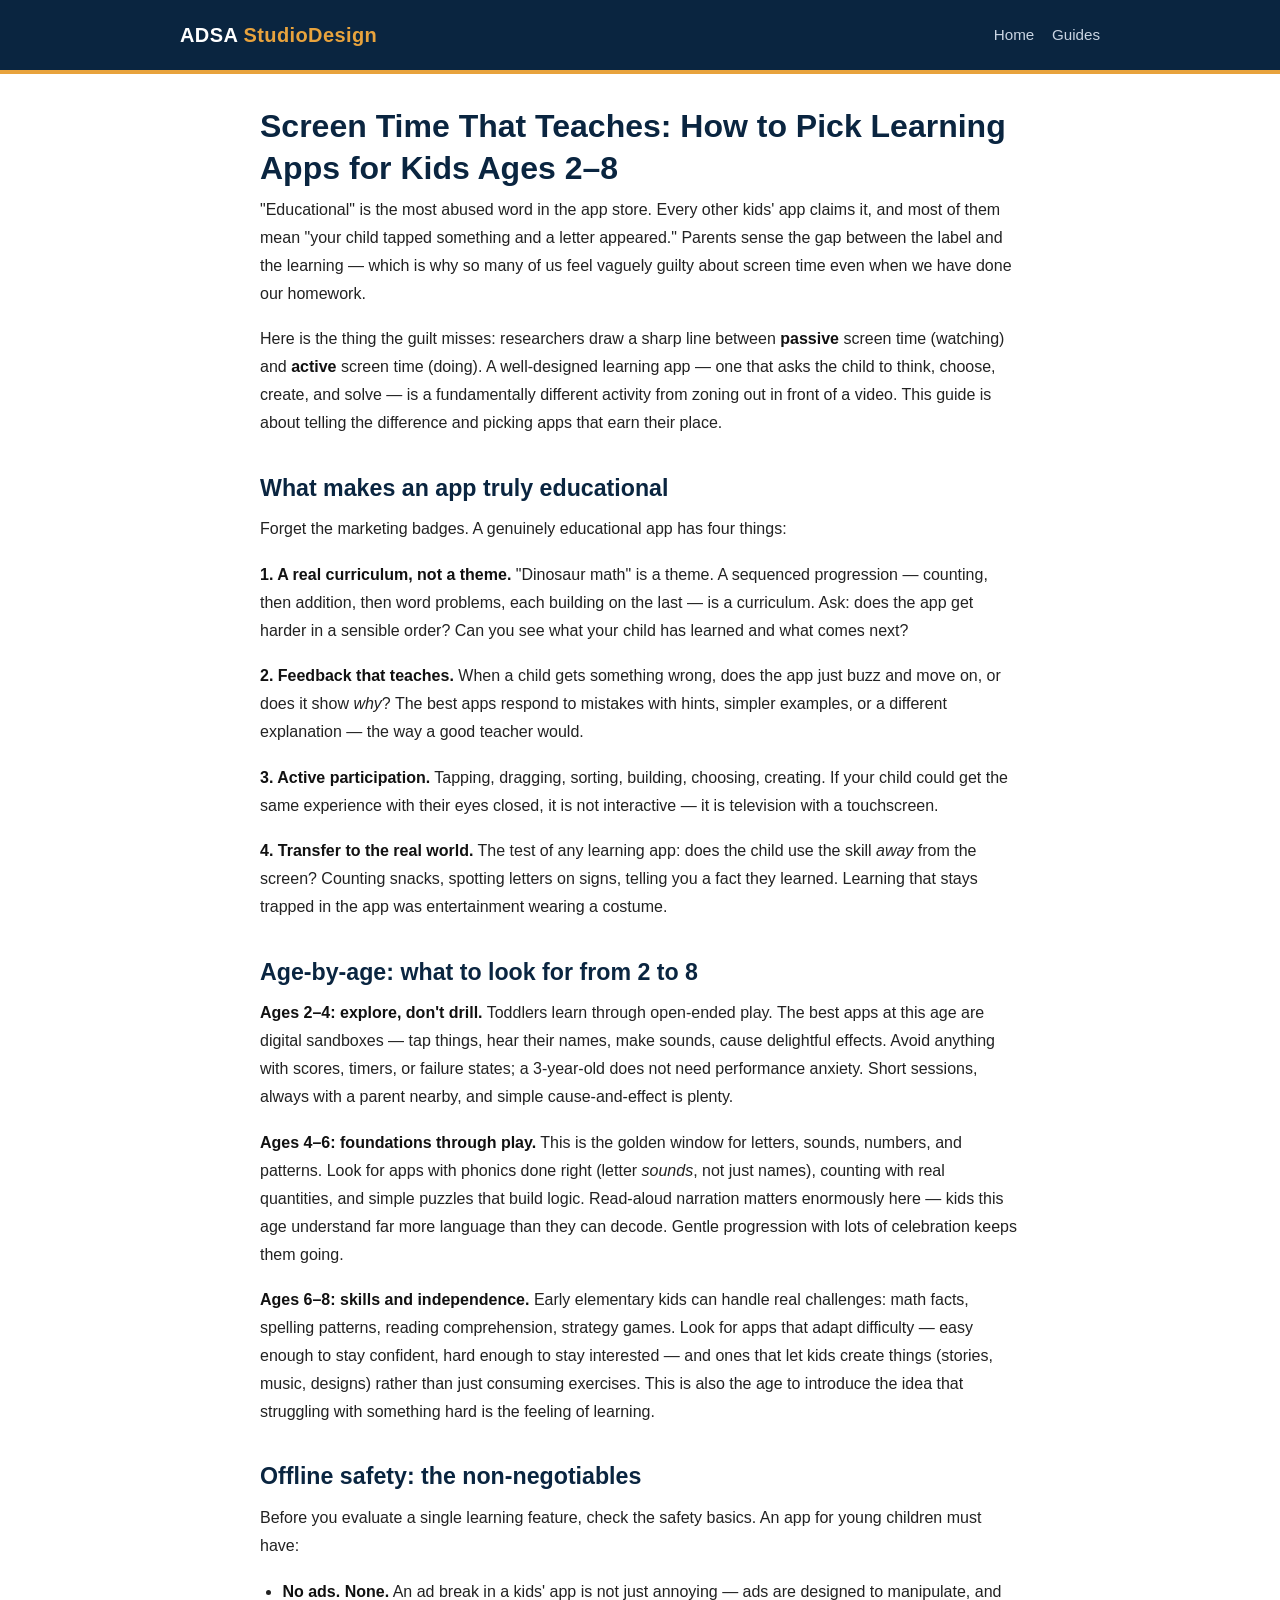
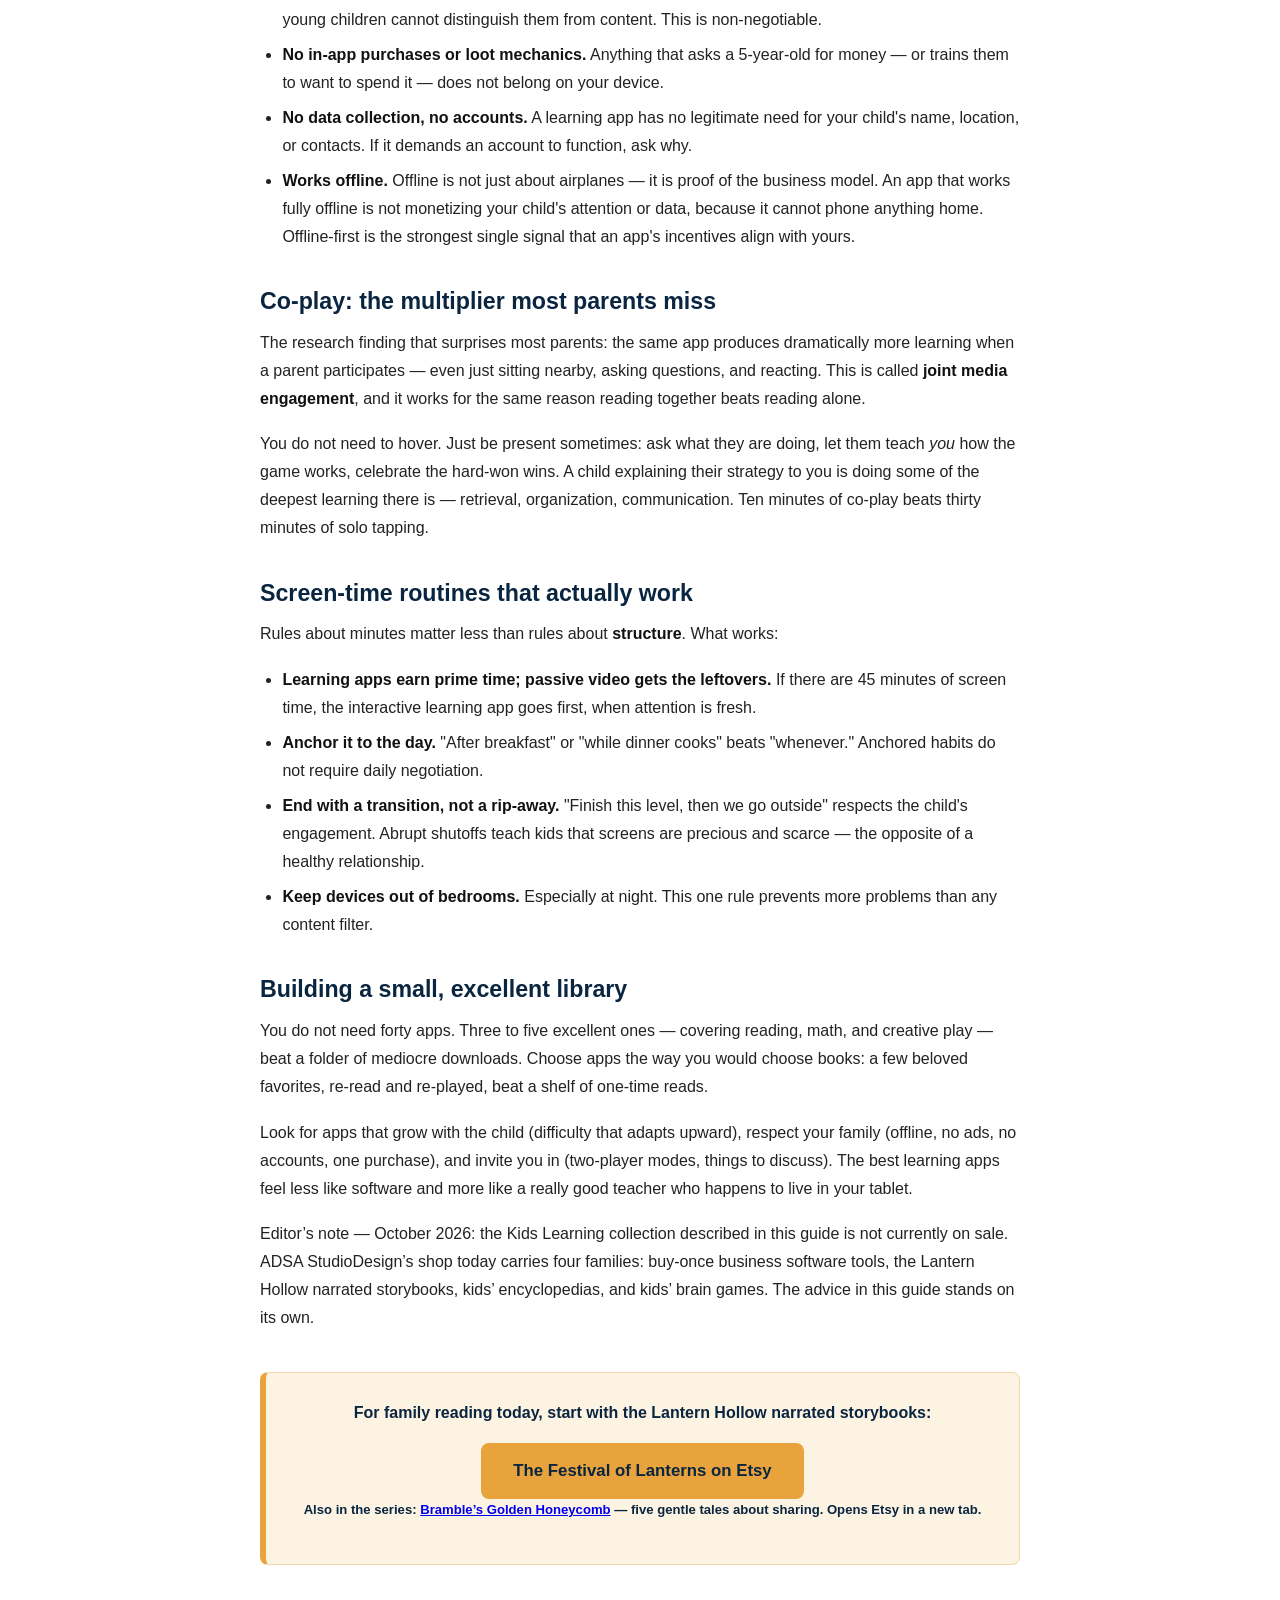
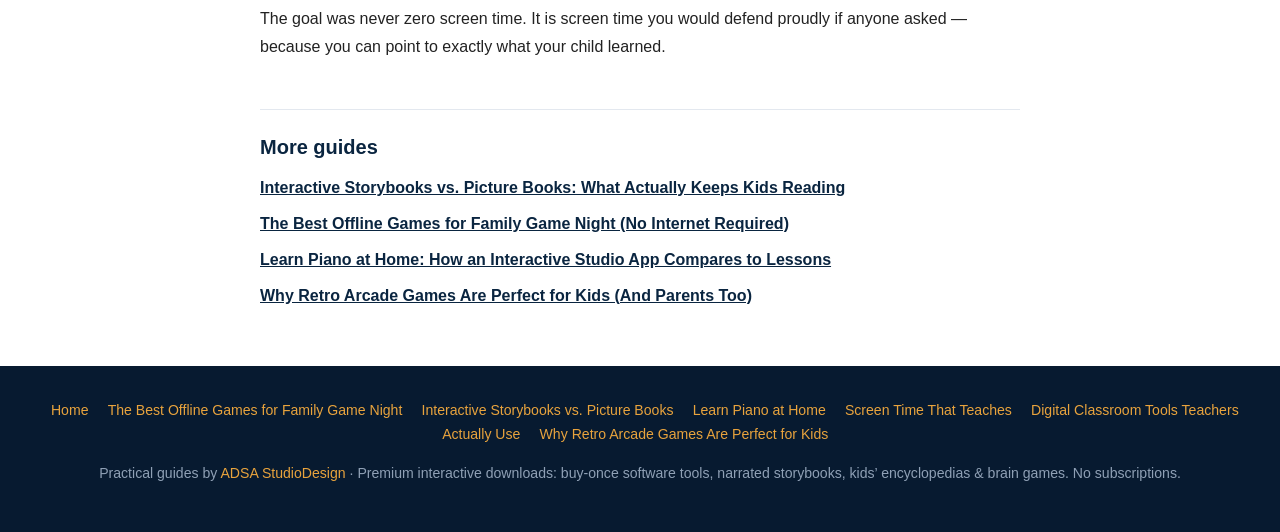
<file: articles/screen-free-learning-apps-for-kids.html>
<!DOCTYPE html>
<html lang="en">
<head>
<meta charset="utf-8">
<meta name="viewport" content="width=device-width, initial-scale=1">
<title>Screen Time That Teaches: How to Pick Learning Apps for Kids Ages 2–8 | ADSA StudioDesign</title>
<meta name="description" content="Not all educational apps for kids are equal. What makes an app truly educational, age-by-age guidance for ages 2–8, offline safety, and screen-time routines that work.">
<meta property="og:title" content="Screen Time That Teaches: How to Pick Learning Apps for Kids Ages 2–8 | ADSA StudioDesign">
<meta property="og:description" content="Not all educational apps for kids are equal. What makes an app truly educational, age-by-age guidance for ages 2–8, offline safety, and screen-time routines that work.">
<meta property="og:type" content="article">
<meta property="og:url" content="https://adsastudiodesign.github.io/adsa-blog/articles/screen-free-learning-apps-for-kids.html">
<link rel="stylesheet" href="../assets/style.css">
</head>
<body>
<header class="site-header"><div class="wrap">
<a class="brand" href="../index.html">ADSA <span>StudioDesign</span></a>
<nav class="site-nav"><a href="../index.html">Home</a><a href="../index.html#guides">Guides</a></nav>
</div></header>
<main><div class="wrap"><article class="post">
<h1>Screen Time That Teaches: How to Pick Learning Apps for Kids Ages 2–8</h1>
<p>&quot;Educational&quot; is the most abused word in the app store. Every other kids&#x27; app claims it, and most of them mean &quot;your child tapped something and a letter appeared.&quot; Parents sense the gap between the label and the learning — which is why so many of us feel vaguely guilty about screen time even when we have done our homework.</p>
<p>Here is the thing the guilt misses: researchers draw a sharp line between <strong>passive</strong> screen time (watching) and <strong>active</strong> screen time (doing). A well-designed learning app — one that asks the child to think, choose, create, and solve — is a fundamentally different activity from zoning out in front of a video. This guide is about telling the difference and picking apps that earn their place.</p>
<h2>What makes an app truly educational</h2>
<p>Forget the marketing badges. A genuinely educational app has four things:</p>
<p><strong>1. A real curriculum, not a theme.</strong> &quot;Dinosaur math&quot; is a theme. A sequenced progression — counting, then addition, then word problems, each building on the last — is a curriculum. Ask: does the app get harder in a sensible order? Can you see what your child has learned and what comes next?</p>
<p><strong>2. Feedback that teaches.</strong> When a child gets something wrong, does the app just buzz and move on, or does it show <em>why</em>? The best apps respond to mistakes with hints, simpler examples, or a different explanation — the way a good teacher would.</p>
<p><strong>3. Active participation.</strong> Tapping, dragging, sorting, building, choosing, creating. If your child could get the same experience with their eyes closed, it is not interactive — it is television with a touchscreen.</p>
<p><strong>4. Transfer to the real world.</strong> The test of any learning app: does the child use the skill <em>away</em> from the screen? Counting snacks, spotting letters on signs, telling you a fact they learned. Learning that stays trapped in the app was entertainment wearing a costume.</p>
<h2>Age-by-age: what to look for from 2 to 8</h2>
<p><strong>Ages 2–4: explore, don&#x27;t drill.</strong> Toddlers learn through open-ended play. The best apps at this age are digital sandboxes — tap things, hear their names, make sounds, cause delightful effects. Avoid anything with scores, timers, or failure states; a 3-year-old does not need performance anxiety. Short sessions, always with a parent nearby, and simple cause-and-effect is plenty.</p>
<p><strong>Ages 4–6: foundations through play.</strong> This is the golden window for letters, sounds, numbers, and patterns. Look for apps with phonics done right (letter <em>sounds</em>, not just names), counting with real quantities, and simple puzzles that build logic. Read-aloud narration matters enormously here — kids this age understand far more language than they can decode. Gentle progression with lots of celebration keeps them going.</p>
<p><strong>Ages 6–8: skills and independence.</strong> Early elementary kids can handle real challenges: math facts, spelling patterns, reading comprehension, strategy games. Look for apps that adapt difficulty — easy enough to stay confident, hard enough to stay interested — and ones that let kids create things (stories, music, designs) rather than just consuming exercises. This is also the age to introduce the idea that struggling with something hard is the feeling of learning.</p>
<h2>Offline safety: the non-negotiables</h2>
<p>Before you evaluate a single learning feature, check the safety basics. An app for young children must have:</p>
<ul><li><strong>No ads. None.</strong> An ad break in a kids&#x27; app is not just annoying — ads are designed to manipulate, and young children cannot distinguish them from content. This is non-negotiable.</li><li><strong>No in-app purchases or loot mechanics.</strong> Anything that asks a 5-year-old for money — or trains them to want to spend it — does not belong on your device.</li><li><strong>No data collection, no accounts.</strong> A learning app has no legitimate need for your child&#x27;s name, location, or contacts. If it demands an account to function, ask why.</li><li><strong>Works offline.</strong> Offline is not just about airplanes — it is proof of the business model. An app that works fully offline is not monetizing your child&#x27;s attention or data, because it cannot phone anything home. Offline-first is the strongest single signal that an app&#x27;s incentives align with yours.</li></ul>
<h2>Co-play: the multiplier most parents miss</h2>
<p>The research finding that surprises most parents: the same app produces dramatically more learning when a parent participates — even just sitting nearby, asking questions, and reacting. This is called <strong>joint media engagement</strong>, and it works for the same reason reading together beats reading alone.</p>
<p>You do not need to hover. Just be present sometimes: ask what they are doing, let them teach <em>you</em> how the game works, celebrate the hard-won wins. A child explaining their strategy to you is doing some of the deepest learning there is — retrieval, organization, communication. Ten minutes of co-play beats thirty minutes of solo tapping.</p>
<h2>Screen-time routines that actually work</h2>
<p>Rules about minutes matter less than rules about <strong>structure</strong>. What works:</p>
<ul><li><strong>Learning apps earn prime time; passive video gets the leftovers.</strong> If there are 45 minutes of screen time, the interactive learning app goes first, when attention is fresh.</li><li><strong>Anchor it to the day.</strong> &quot;After breakfast&quot; or &quot;while dinner cooks&quot; beats &quot;whenever.&quot; Anchored habits do not require daily negotiation.</li><li><strong>End with a transition, not a rip-away.</strong> &quot;Finish this level, then we go outside&quot; respects the child&#x27;s engagement. Abrupt shutoffs teach kids that screens are precious and scarce — the opposite of a healthy relationship.</li><li><strong>Keep devices out of bedrooms.</strong> Especially at night. This one rule prevents more problems than any content filter.</li></ul>
<h2>Building a small, excellent library</h2>
<p>You do not need forty apps. Three to five excellent ones — covering reading, math, and creative play — beat a folder of mediocre downloads. Choose apps the way you would choose books: a few beloved favorites, re-read and re-played, beat a shelf of one-time reads.</p>
<p>Look for apps that grow with the child (difficulty that adapts upward), respect your family (offline, no ads, no accounts, one purchase), and invite you in (two-player modes, things to discuss). The best learning apps feel less like software and more like a really good teacher who happens to live in your tablet.</p>
<p>Editor&rsquo;s note &mdash; October 2026: the Kids Learning collection described in this guide is not currently on sale. ADSA StudioDesign&rsquo;s shop today carries four families: buy-once business software tools, the Lantern Hollow narrated storybooks, kids&rsquo; encyclopedias, and kids&rsquo; brain games. The advice in this guide stands on its own.</p>
<div class="cta-box"><p>For family reading today, start with the Lantern Hollow narrated storybooks:</p><a class="cta-button" href="https://www.etsy.com/listing/4590754173">The Festival of Lanterns on Etsy</a><p class="cta-note">Also in the series: <a href="https://www.etsy.com/listing/4590504318">Bramble&rsquo;s Golden Honeycomb</a> &mdash; five gentle tales about sharing. Opens Etsy in a new tab.</p></div>
<p>The goal was never zero screen time. It is screen time you would defend proudly if anyone asked — because you can point to exactly what your child learned.</p>
<section class="more-guides"><h2>More guides</h2><ul><li><a href="interactive-storybooks-vs-picture-books.html">Interactive Storybooks vs. Picture Books: What Actually Keeps Kids Reading</a></li><li><a href="offline-games-for-family-game-night.html">The Best Offline Games for Family Game Night (No Internet Required)</a></li><li><a href="learn-piano-at-home-app.html">Learn Piano at Home: How an Interactive Studio App Compares to Lessons</a></li><li><a href="retro-arcade-games-offline.html">Why Retro Arcade Games Are Perfect for Kids (And Parents Too)</a></li></ul></section>
</article></div></main>
<footer class="site-footer"><nav><a href="../index.html">Home</a><a href="offline-games-for-family-game-night.html">The Best Offline Games for Family Game Night</a><a href="interactive-storybooks-vs-picture-books.html">Interactive Storybooks vs. Picture Books</a><a href="learn-piano-at-home-app.html">Learn Piano at Home</a><a href="screen-free-learning-apps-for-kids.html">Screen Time That Teaches</a><a href="teacher-classroom-tools-digital.html">Digital Classroom Tools Teachers Actually Use</a><a href="retro-arcade-games-offline.html">Why Retro Arcade Games Are Perfect for Kids</a></nav>
<p>Practical guides by <a href="https://www.etsy.com/shop/ADSAStudioDesign">ADSA StudioDesign</a> · Premium interactive downloads: buy-once software tools, narrated storybooks, kids&rsquo; encyclopedias &amp; brain games. No subscriptions.</p></footer>
</body>
</html>
</file>
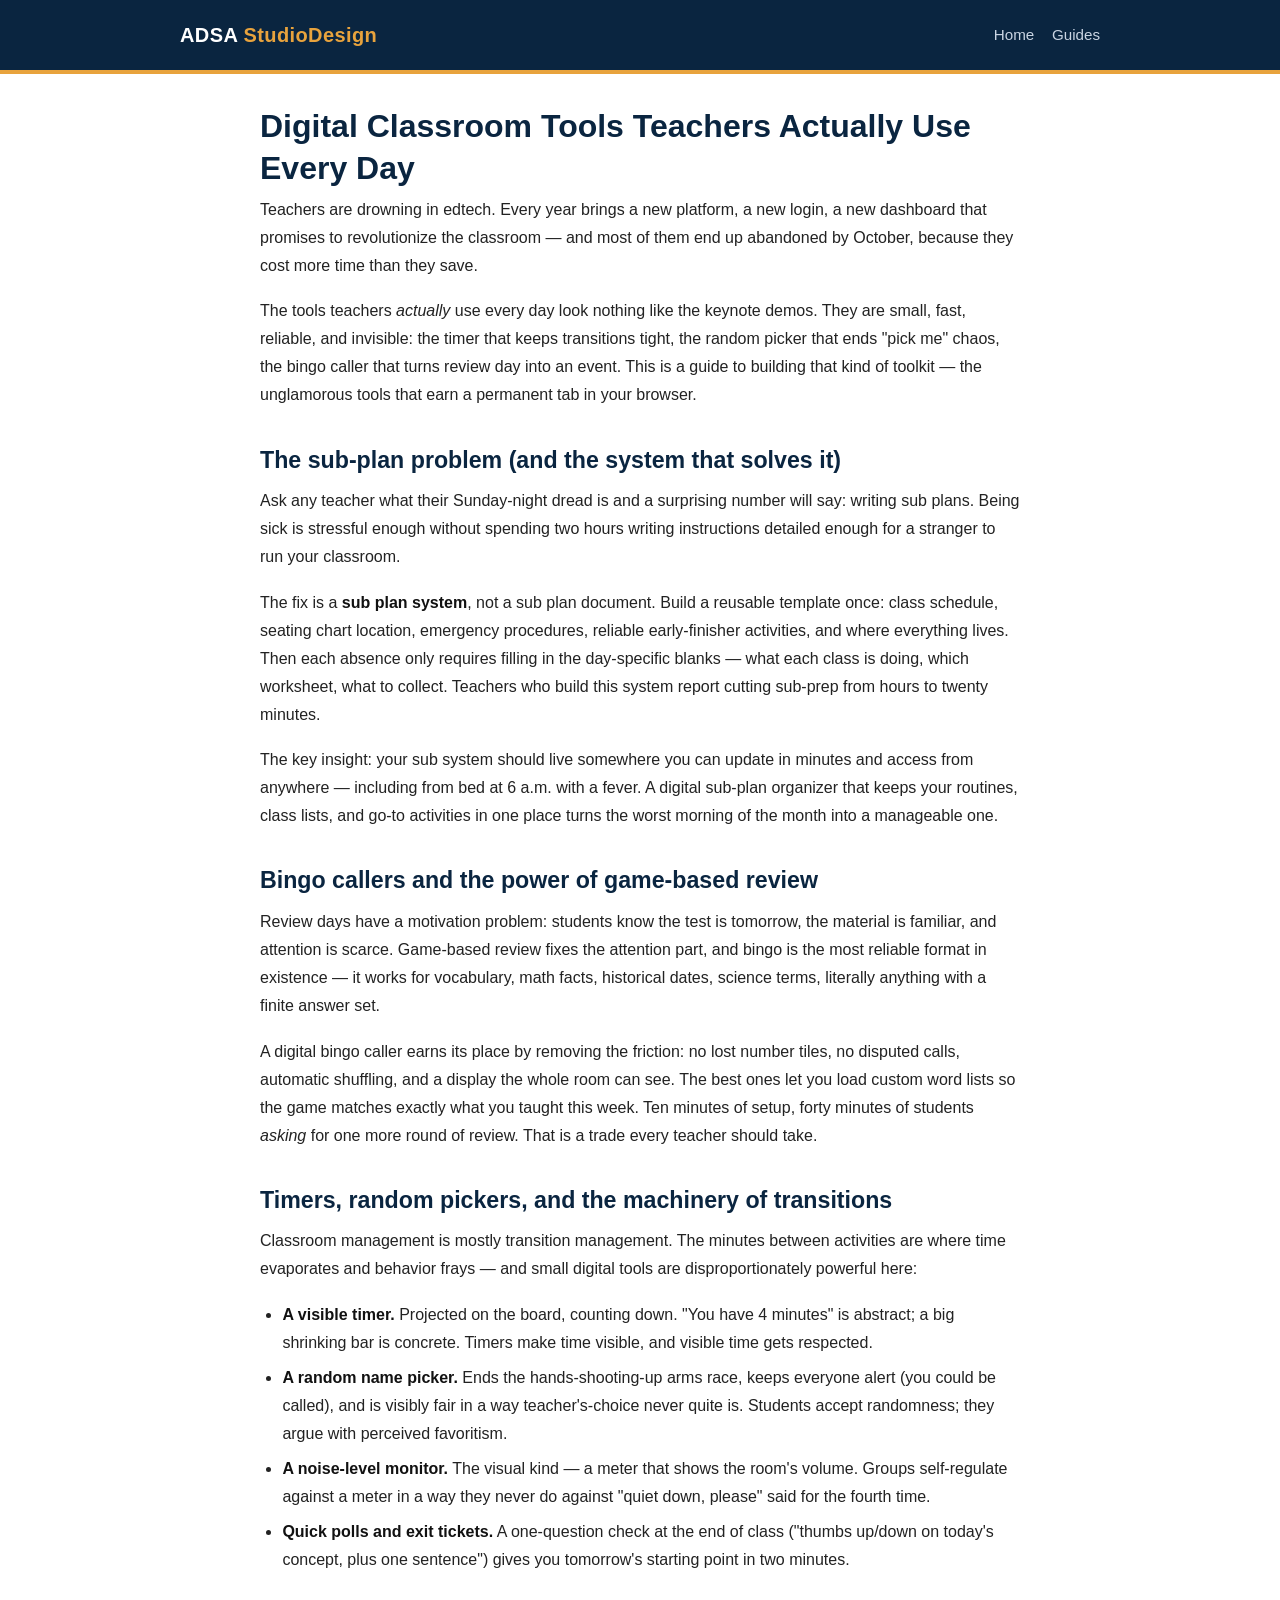
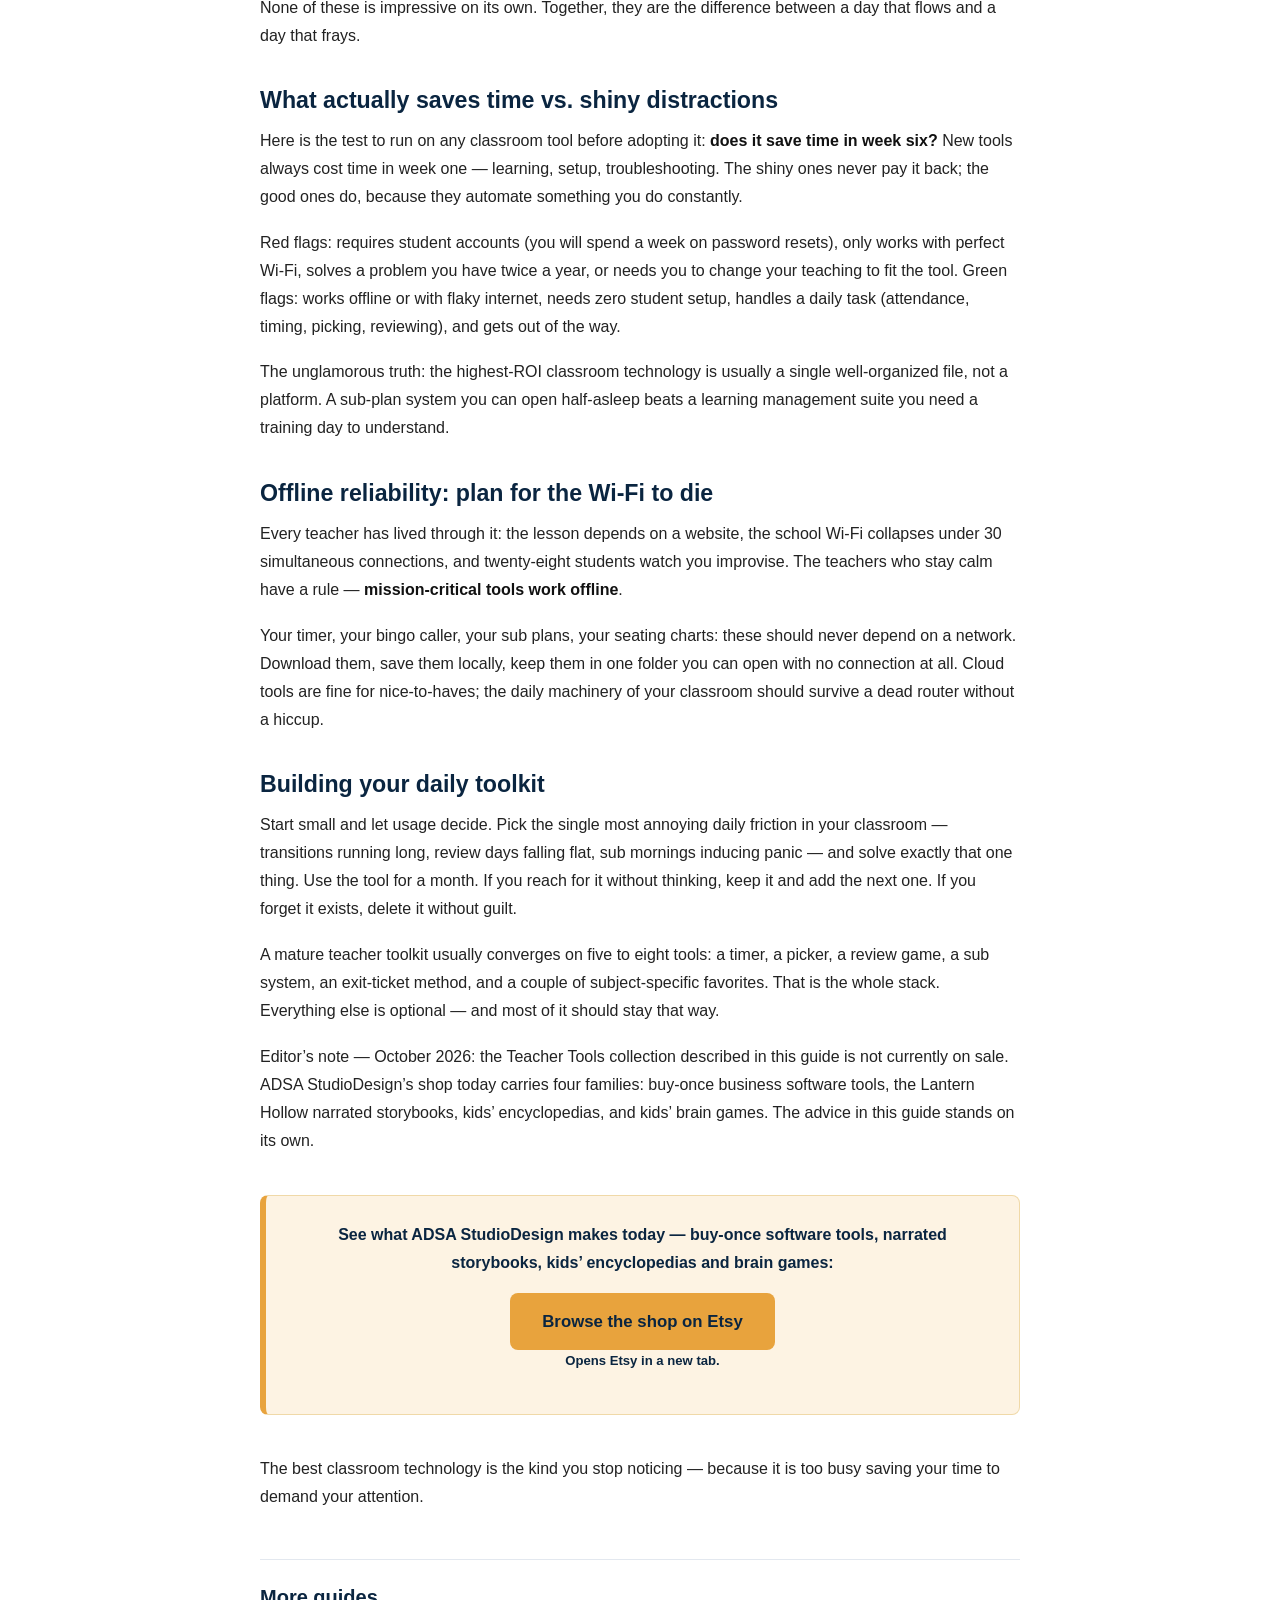
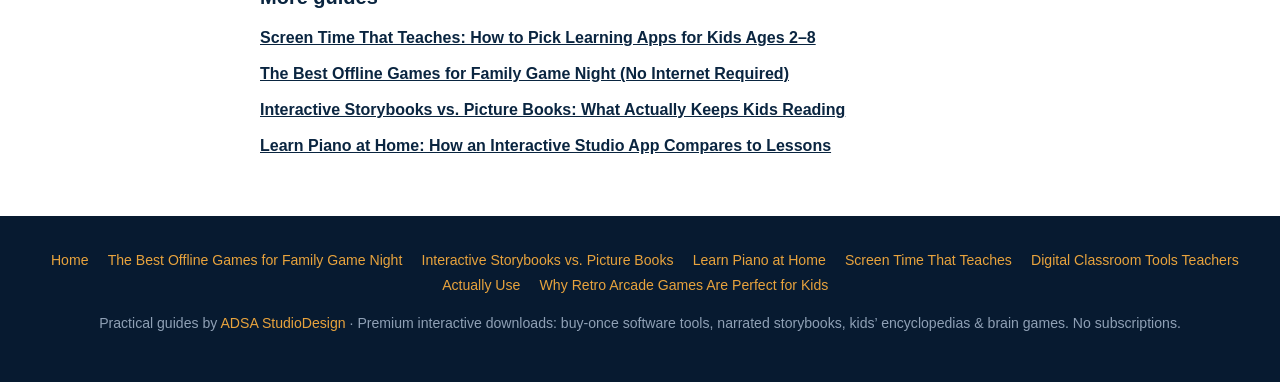
<file: articles/teacher-classroom-tools-digital.html>
<!DOCTYPE html>
<html lang="en">
<head>
<meta charset="utf-8">
<meta name="viewport" content="width=device-width, initial-scale=1">
<title>Digital Classroom Tools Teachers Actually Use Every Day | ADSA StudioDesign</title>
<meta name="description" content="Digital classroom tools that earn their place: sub plan systems, bingo callers, timers, random pickers — what actually saves teachers time vs. shiny distractions.">
<meta property="og:title" content="Digital Classroom Tools Teachers Actually Use Every Day | ADSA StudioDesign">
<meta property="og:description" content="Digital classroom tools that earn their place: sub plan systems, bingo callers, timers, random pickers — what actually saves teachers time vs. shiny distractions.">
<meta property="og:type" content="article">
<meta property="og:url" content="https://adsastudiodesign.github.io/adsa-blog/articles/teacher-classroom-tools-digital.html">
<link rel="stylesheet" href="../assets/style.css">
</head>
<body>
<header class="site-header"><div class="wrap">
<a class="brand" href="../index.html">ADSA <span>StudioDesign</span></a>
<nav class="site-nav"><a href="../index.html">Home</a><a href="../index.html#guides">Guides</a></nav>
</div></header>
<main><div class="wrap"><article class="post">
<h1>Digital Classroom Tools Teachers Actually Use Every Day</h1>
<p>Teachers are drowning in edtech. Every year brings a new platform, a new login, a new dashboard that promises to revolutionize the classroom — and most of them end up abandoned by October, because they cost more time than they save.</p>
<p>The tools teachers <em>actually</em> use every day look nothing like the keynote demos. They are small, fast, reliable, and invisible: the timer that keeps transitions tight, the random picker that ends &quot;pick me&quot; chaos, the bingo caller that turns review day into an event. This is a guide to building that kind of toolkit — the unglamorous tools that earn a permanent tab in your browser.</p>
<h2>The sub-plan problem (and the system that solves it)</h2>
<p>Ask any teacher what their Sunday-night dread is and a surprising number will say: writing sub plans. Being sick is stressful enough without spending two hours writing instructions detailed enough for a stranger to run your classroom.</p>
<p>The fix is a <strong>sub plan system</strong>, not a sub plan document. Build a reusable template once: class schedule, seating chart location, emergency procedures, reliable early-finisher activities, and where everything lives. Then each absence only requires filling in the day-specific blanks — what each class is doing, which worksheet, what to collect. Teachers who build this system report cutting sub-prep from hours to twenty minutes.</p>
<p>The key insight: your sub system should live somewhere you can update in minutes and access from anywhere — including from bed at 6 a.m. with a fever. A digital sub-plan organizer that keeps your routines, class lists, and go-to activities in one place turns the worst morning of the month into a manageable one.</p>
<h2>Bingo callers and the power of game-based review</h2>
<p>Review days have a motivation problem: students know the test is tomorrow, the material is familiar, and attention is scarce. Game-based review fixes the attention part, and bingo is the most reliable format in existence — it works for vocabulary, math facts, historical dates, science terms, literally anything with a finite answer set.</p>
<p>A digital bingo caller earns its place by removing the friction: no lost number tiles, no disputed calls, automatic shuffling, and a display the whole room can see. The best ones let you load custom word lists so the game matches exactly what you taught this week. Ten minutes of setup, forty minutes of students <em>asking</em> for one more round of review. That is a trade every teacher should take.</p>
<h2>Timers, random pickers, and the machinery of transitions</h2>
<p>Classroom management is mostly transition management. The minutes between activities are where time evaporates and behavior frays — and small digital tools are disproportionately powerful here:</p>
<ul><li><strong>A visible timer.</strong> Projected on the board, counting down. &quot;You have 4 minutes&quot; is abstract; a big shrinking bar is concrete. Timers make time visible, and visible time gets respected.</li><li><strong>A random name picker.</strong> Ends the hands-shooting-up arms race, keeps everyone alert (you could be called), and is visibly fair in a way teacher&#x27;s-choice never quite is. Students accept randomness; they argue with perceived favoritism.</li><li><strong>A noise-level monitor.</strong> The visual kind — a meter that shows the room&#x27;s volume. Groups self-regulate against a meter in a way they never do against &quot;quiet down, please&quot; said for the fourth time.</li><li><strong>Quick polls and exit tickets.</strong> A one-question check at the end of class (&quot;thumbs up/down on today&#x27;s concept, plus one sentence&quot;) gives you tomorrow&#x27;s starting point in two minutes.</li></ul>
<p>None of these is impressive on its own. Together, they are the difference between a day that flows and a day that frays.</p>
<h2>What actually saves time vs. shiny distractions</h2>
<p>Here is the test to run on any classroom tool before adopting it: <strong>does it save time in week six?</strong> New tools always cost time in week one — learning, setup, troubleshooting. The shiny ones never pay it back; the good ones do, because they automate something you do constantly.</p>
<p>Red flags: requires student accounts (you will spend a week on password resets), only works with perfect Wi-Fi, solves a problem you have twice a year, or needs you to change your teaching to fit the tool. Green flags: works offline or with flaky internet, needs zero student setup, handles a daily task (attendance, timing, picking, reviewing), and gets out of the way.</p>
<p>The unglamorous truth: the highest-ROI classroom technology is usually a single well-organized file, not a platform. A sub-plan system you can open half-asleep beats a learning management suite you need a training day to understand.</p>
<h2>Offline reliability: plan for the Wi-Fi to die</h2>
<p>Every teacher has lived through it: the lesson depends on a website, the school Wi-Fi collapses under 30 simultaneous connections, and twenty-eight students watch you improvise. The teachers who stay calm have a rule — <strong>mission-critical tools work offline</strong>.</p>
<p>Your timer, your bingo caller, your sub plans, your seating charts: these should never depend on a network. Download them, save them locally, keep them in one folder you can open with no connection at all. Cloud tools are fine for nice-to-haves; the daily machinery of your classroom should survive a dead router without a hiccup.</p>
<h2>Building your daily toolkit</h2>
<p>Start small and let usage decide. Pick the single most annoying daily friction in your classroom — transitions running long, review days falling flat, sub mornings inducing panic — and solve exactly that one thing. Use the tool for a month. If you reach for it without thinking, keep it and add the next one. If you forget it exists, delete it without guilt.</p>
<p>A mature teacher toolkit usually converges on five to eight tools: a timer, a picker, a review game, a sub system, an exit-ticket method, and a couple of subject-specific favorites. That is the whole stack. Everything else is optional — and most of it should stay that way.</p>
<p>Editor&rsquo;s note &mdash; October 2026: the Teacher Tools collection described in this guide is not currently on sale. ADSA StudioDesign&rsquo;s shop today carries four families: buy-once business software tools, the Lantern Hollow narrated storybooks, kids&rsquo; encyclopedias, and kids&rsquo; brain games. The advice in this guide stands on its own.</p>
<div class="cta-box"><p>See what ADSA StudioDesign makes today &mdash; buy-once software tools, narrated storybooks, kids&rsquo; encyclopedias and brain games:</p><a class="cta-button" href="https://www.etsy.com/shop/ADSAStudioDesign">Browse the shop on Etsy</a><p class="cta-note">Opens Etsy in a new tab.</p></div>
<p>The best classroom technology is the kind you stop noticing — because it is too busy saving your time to demand your attention.</p>
<section class="more-guides"><h2>More guides</h2><ul><li><a href="screen-free-learning-apps-for-kids.html">Screen Time That Teaches: How to Pick Learning Apps for Kids Ages 2–8</a></li><li><a href="offline-games-for-family-game-night.html">The Best Offline Games for Family Game Night (No Internet Required)</a></li><li><a href="interactive-storybooks-vs-picture-books.html">Interactive Storybooks vs. Picture Books: What Actually Keeps Kids Reading</a></li><li><a href="learn-piano-at-home-app.html">Learn Piano at Home: How an Interactive Studio App Compares to Lessons</a></li></ul></section>
</article></div></main>
<footer class="site-footer"><nav><a href="../index.html">Home</a><a href="offline-games-for-family-game-night.html">The Best Offline Games for Family Game Night</a><a href="interactive-storybooks-vs-picture-books.html">Interactive Storybooks vs. Picture Books</a><a href="learn-piano-at-home-app.html">Learn Piano at Home</a><a href="screen-free-learning-apps-for-kids.html">Screen Time That Teaches</a><a href="teacher-classroom-tools-digital.html">Digital Classroom Tools Teachers Actually Use</a><a href="retro-arcade-games-offline.html">Why Retro Arcade Games Are Perfect for Kids</a></nav>
<p>Practical guides by <a href="https://www.etsy.com/shop/ADSAStudioDesign">ADSA StudioDesign</a> · Premium interactive downloads: buy-once software tools, narrated storybooks, kids&rsquo; encyclopedias &amp; brain games. No subscriptions.</p></footer>
</body>
</html>
</file>
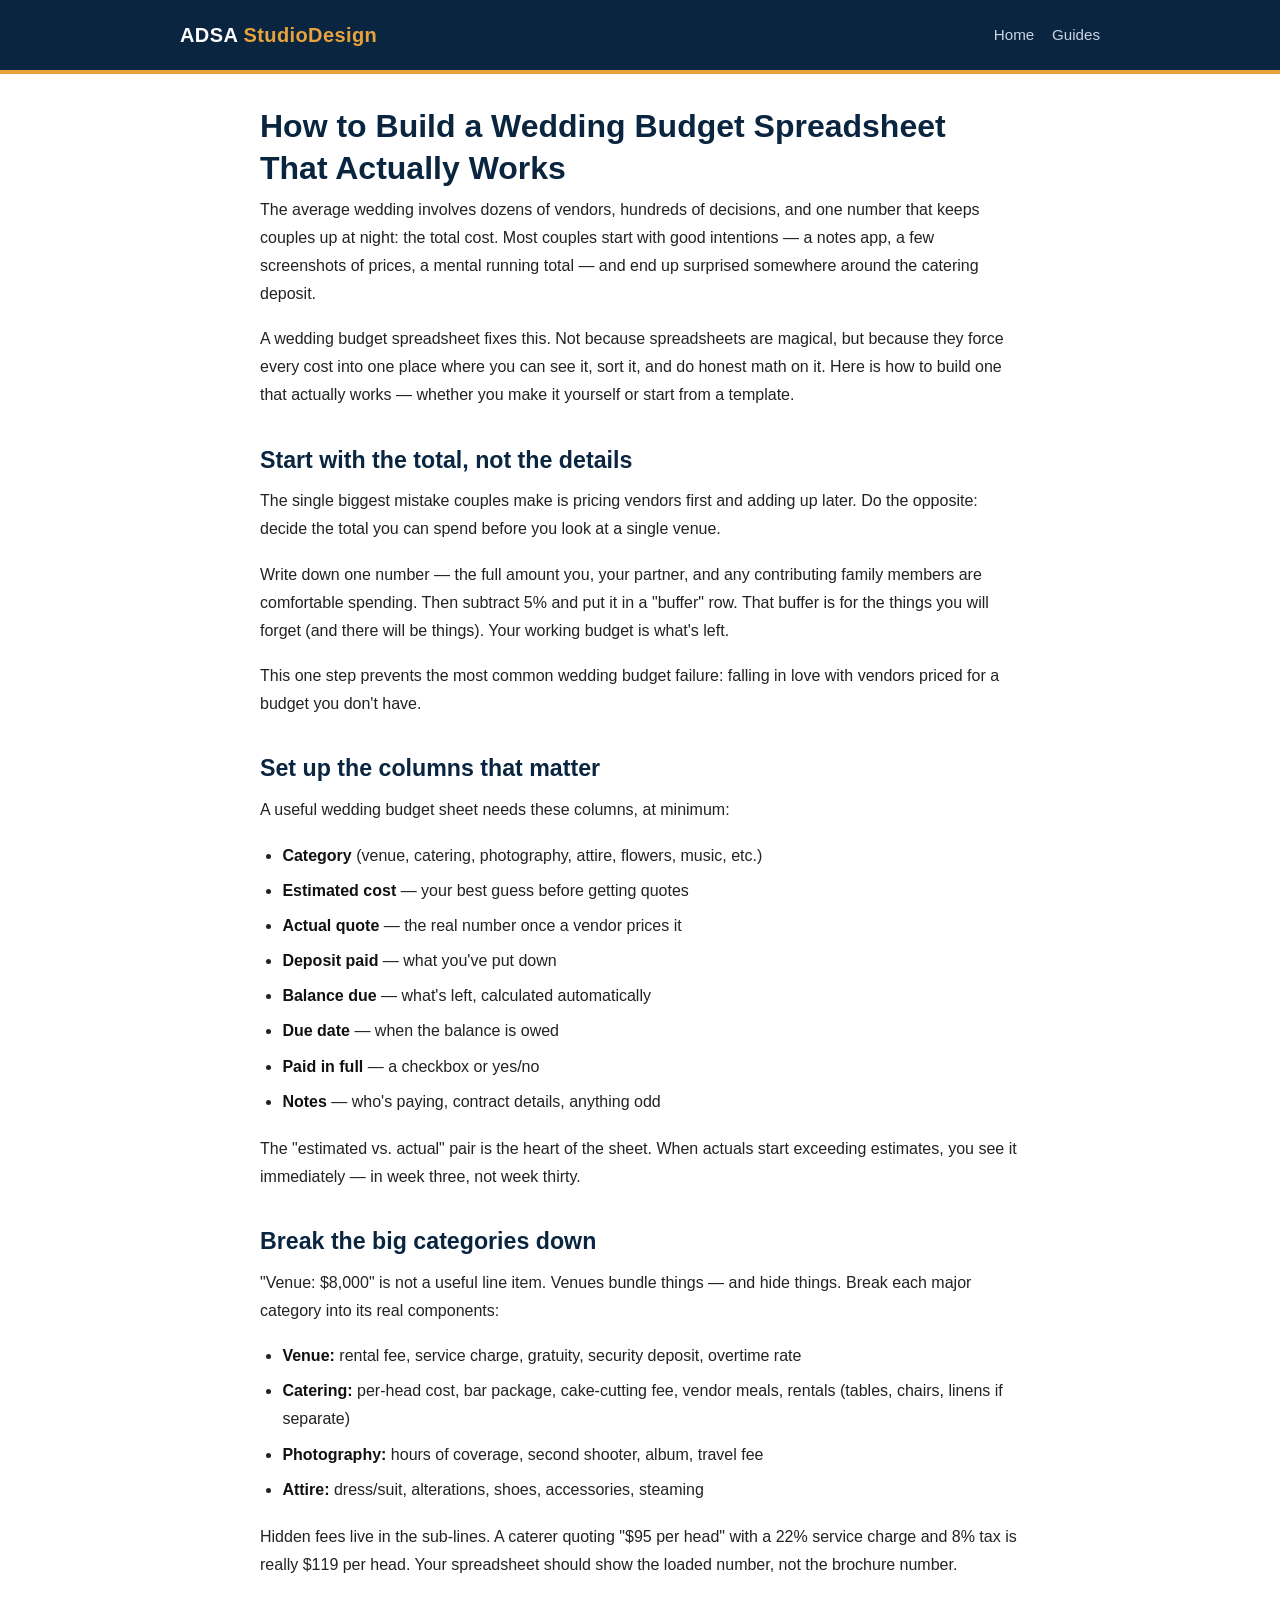
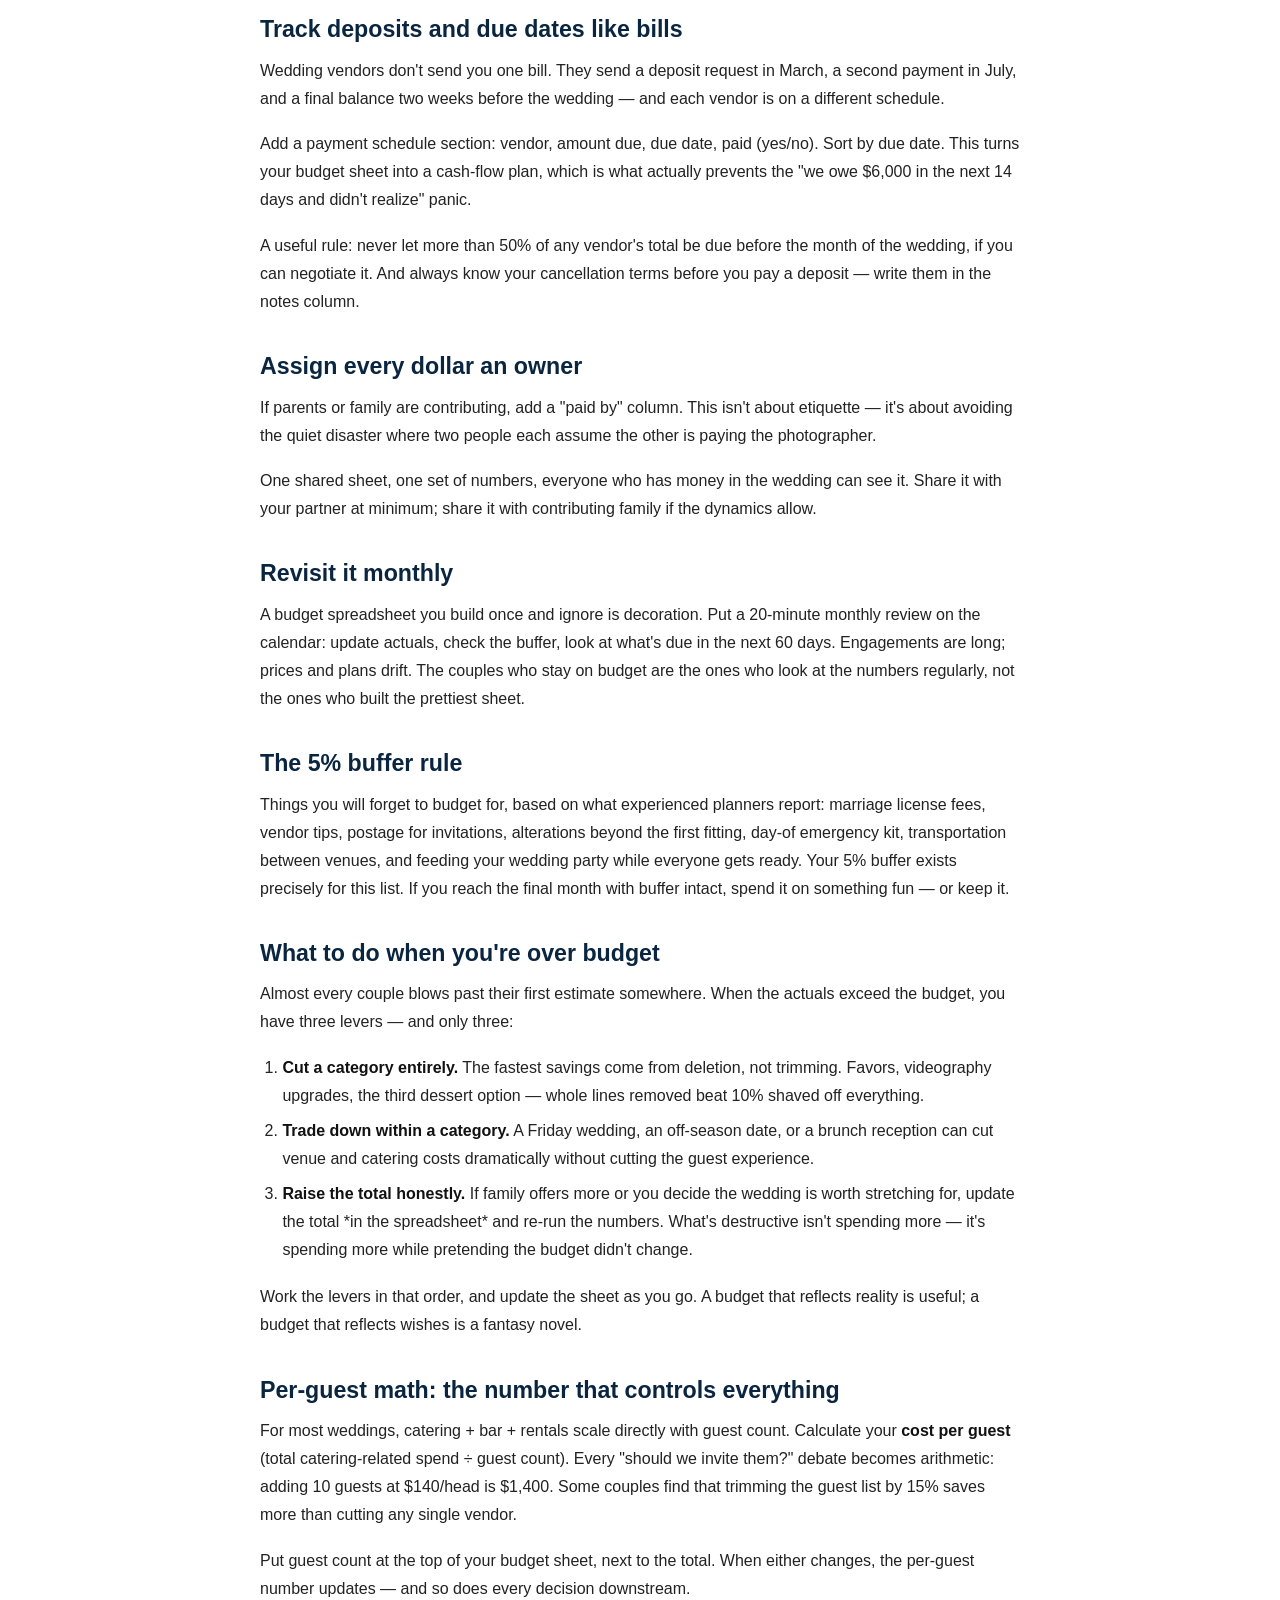
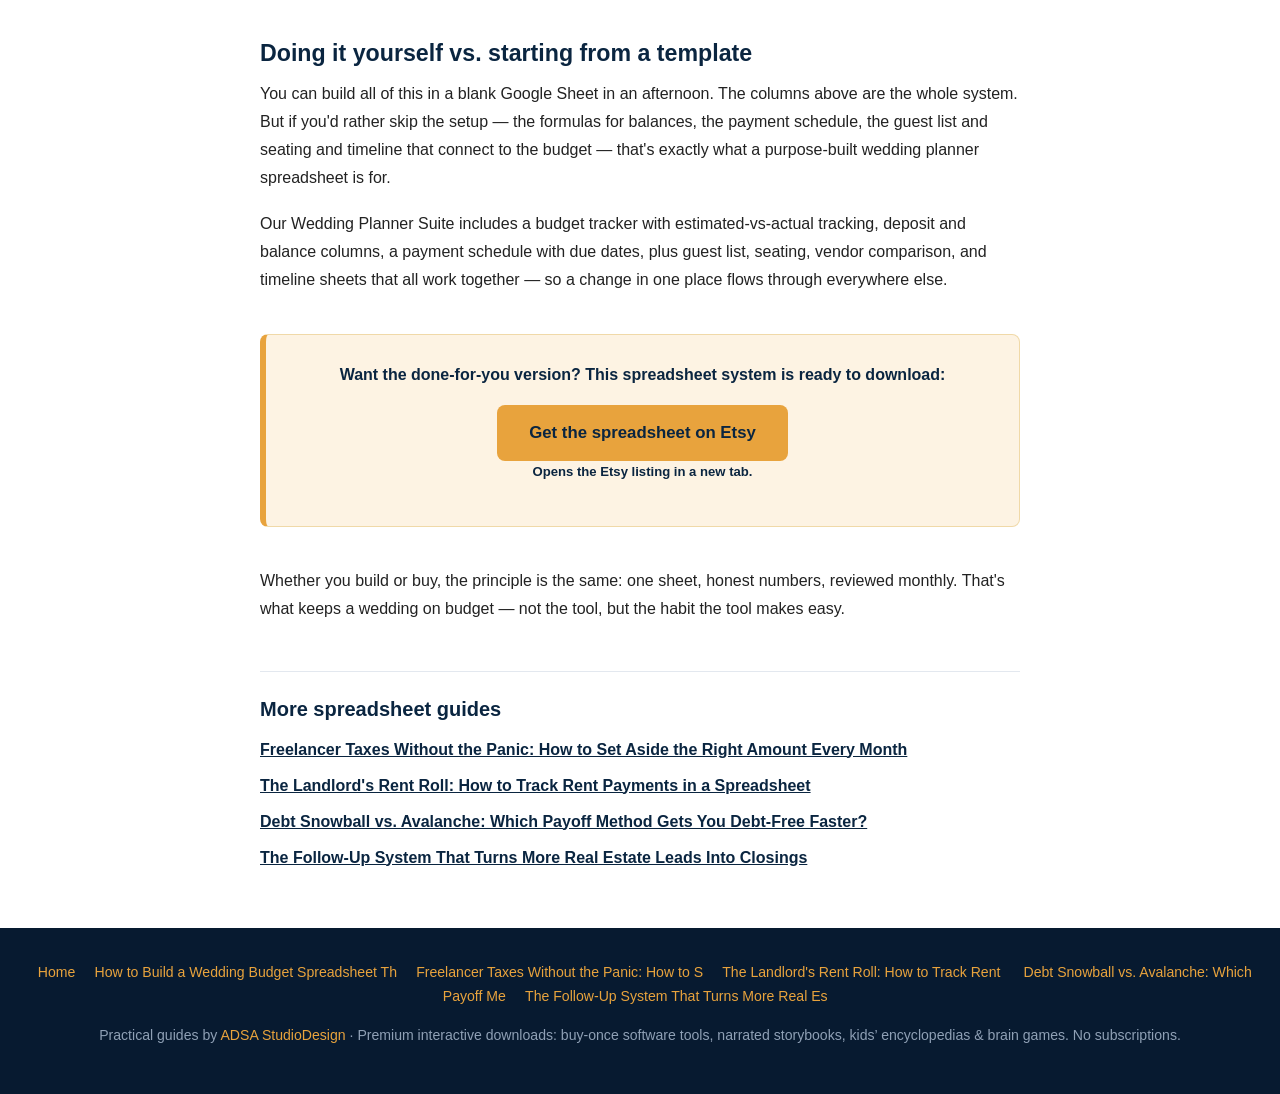
<file: articles/wedding-budget-spreadsheet.html>
<!DOCTYPE html>
<html lang="en">
<head>
<meta charset="utf-8">
<meta name="viewport" content="width=device-width, initial-scale=1">
<title>How to Build a Wedding Budget Spreadsheet That Actually Works | ADSA StudioDesign</title>
<meta name="description" content="Learn how to build a wedding budget spreadsheet that actually works — estimated vs. actual tracking, deposits, due dates, per-guest math, and the 5% buffer rule.">
<meta property="og:title" content="How to Build a Wedding Budget Spreadsheet That Actually Works | ADSA StudioDesign">
<meta property="og:description" content="Learn how to build a wedding budget spreadsheet that actually works — estimated vs. actual tracking, deposits, due dates, per-guest math, and the 5% buffer rule.">
<meta property="og:type" content="article">
<meta property="og:url" content="https://adsastudiodesign.github.io/adsa-blog/articles/wedding-budget-spreadsheet.html">
<link rel="stylesheet" href="../assets/style.css">
</head>
<body>
<header class="site-header"><div class="wrap">
<a class="brand" href="../index.html">ADSA <span>StudioDesign</span></a>
<nav class="site-nav"><a href="../index.html">Home</a><a href="../index.html#guides">Guides</a></nav>
</div></header>
<main><div class="wrap"><article class="post">
<h1>How to Build a Wedding Budget Spreadsheet That Actually Works</h1>
<p>The average wedding involves dozens of vendors, hundreds of decisions, and one number that keeps couples up at night: the total cost. Most couples start with good intentions — a notes app, a few screenshots of prices, a mental running total — and end up surprised somewhere around the catering deposit.</p>
<p>A wedding budget spreadsheet fixes this. Not because spreadsheets are magical, but because they force every cost into one place where you can see it, sort it, and do honest math on it. Here is how to build one that actually works — whether you make it yourself or start from a template.</p>
<h2>Start with the total, not the details</h2>
<p>The single biggest mistake couples make is pricing vendors first and adding up later. Do the opposite: decide the total you can spend before you look at a single venue.</p>
<p>Write down one number — the full amount you, your partner, and any contributing family members are comfortable spending. Then subtract 5% and put it in a &quot;buffer&quot; row. That buffer is for the things you will forget (and there will be things). Your working budget is what&#x27;s left.</p>
<p>This one step prevents the most common wedding budget failure: falling in love with vendors priced for a budget you don&#x27;t have.</p>
<h2>Set up the columns that matter</h2>
<p>A useful wedding budget sheet needs these columns, at minimum:</p>
<ul><li><strong>Category</strong> (venue, catering, photography, attire, flowers, music, etc.)</li><li><strong>Estimated cost</strong> — your best guess before getting quotes</li><li><strong>Actual quote</strong> — the real number once a vendor prices it</li><li><strong>Deposit paid</strong> — what you&#x27;ve put down</li><li><strong>Balance due</strong> — what&#x27;s left, calculated automatically</li><li><strong>Due date</strong> — when the balance is owed</li><li><strong>Paid in full</strong> — a checkbox or yes/no</li><li><strong>Notes</strong> — who&#x27;s paying, contract details, anything odd</li></ul>
<p>The &quot;estimated vs. actual&quot; pair is the heart of the sheet. When actuals start exceeding estimates, you see it immediately — in week three, not week thirty.</p>
<h2>Break the big categories down</h2>
<p>&quot;Venue: $8,000&quot; is not a useful line item. Venues bundle things — and hide things. Break each major category into its real components:</p>
<ul><li><strong>Venue:</strong> rental fee, service charge, gratuity, security deposit, overtime rate</li><li><strong>Catering:</strong> per-head cost, bar package, cake-cutting fee, vendor meals, rentals (tables, chairs, linens if separate)</li><li><strong>Photography:</strong> hours of coverage, second shooter, album, travel fee</li><li><strong>Attire:</strong> dress/suit, alterations, shoes, accessories, steaming</li></ul>
<p>Hidden fees live in the sub-lines. A caterer quoting &quot;$95 per head&quot; with a 22% service charge and 8% tax is really $119 per head. Your spreadsheet should show the loaded number, not the brochure number.</p>
<h2>Track deposits and due dates like bills</h2>
<p>Wedding vendors don&#x27;t send you one bill. They send a deposit request in March, a second payment in July, and a final balance two weeks before the wedding — and each vendor is on a different schedule.</p>
<p>Add a payment schedule section: vendor, amount due, due date, paid (yes/no). Sort by due date. This turns your budget sheet into a cash-flow plan, which is what actually prevents the &quot;we owe $6,000 in the next 14 days and didn&#x27;t realize&quot; panic.</p>
<p>A useful rule: never let more than 50% of any vendor&#x27;s total be due before the month of the wedding, if you can negotiate it. And always know your cancellation terms before you pay a deposit — write them in the notes column.</p>
<h2>Assign every dollar an owner</h2>
<p>If parents or family are contributing, add a &quot;paid by&quot; column. This isn&#x27;t about etiquette — it&#x27;s about avoiding the quiet disaster where two people each assume the other is paying the photographer.</p>
<p>One shared sheet, one set of numbers, everyone who has money in the wedding can see it. Share it with your partner at minimum; share it with contributing family if the dynamics allow.</p>
<h2>Revisit it monthly</h2>
<p>A budget spreadsheet you build once and ignore is decoration. Put a 20-minute monthly review on the calendar: update actuals, check the buffer, look at what&#x27;s due in the next 60 days. Engagements are long; prices and plans drift. The couples who stay on budget are the ones who look at the numbers regularly, not the ones who built the prettiest sheet.</p>
<h2>The 5% buffer rule</h2>
<p>Things you will forget to budget for, based on what experienced planners report: marriage license fees, vendor tips, postage for invitations, alterations beyond the first fitting, day-of emergency kit, transportation between venues, and feeding your wedding party while everyone gets ready. Your 5% buffer exists precisely for this list. If you reach the final month with buffer intact, spend it on something fun — or keep it.</p>
<h2>What to do when you&#x27;re over budget</h2>
<p>Almost every couple blows past their first estimate somewhere. When the actuals exceed the budget, you have three levers — and only three:</p>
<ol><li><strong>Cut a category entirely.</strong> The fastest savings come from deletion, not trimming. Favors, videography upgrades, the third dessert option — whole lines removed beat 10% shaved off everything.</li><li><strong>Trade down within a category.</strong> A Friday wedding, an off-season date, or a brunch reception can cut venue and catering costs dramatically without cutting the guest experience.</li><li><strong>Raise the total honestly.</strong> If family offers more or you decide the wedding is worth stretching for, update the total *in the spreadsheet* and re-run the numbers. What&#x27;s destructive isn&#x27;t spending more — it&#x27;s spending more while pretending the budget didn&#x27;t change.</li></ol>
<p>Work the levers in that order, and update the sheet as you go. A budget that reflects reality is useful; a budget that reflects wishes is a fantasy novel.</p>
<h2>Per-guest math: the number that controls everything</h2>
<p>For most weddings, catering + bar + rentals scale directly with guest count. Calculate your <strong>cost per guest</strong> (total catering-related spend ÷ guest count). Every &quot;should we invite them?&quot; debate becomes arithmetic: adding 10 guests at $140/head is $1,400. Some couples find that trimming the guest list by 15% saves more than cutting any single vendor.</p>
<p>Put guest count at the top of your budget sheet, next to the total. When either changes, the per-guest number updates — and so does every decision downstream.</p>
<h2>Doing it yourself vs. starting from a template</h2>
<p>You can build all of this in a blank Google Sheet in an afternoon. The columns above are the whole system. But if you&#x27;d rather skip the setup — the formulas for balances, the payment schedule, the guest list and seating and timeline that connect to the budget — that&#x27;s exactly what a purpose-built wedding planner spreadsheet is for.</p>
<p>Our Wedding Planner Suite includes a budget tracker with estimated-vs-actual tracking, deposit and balance columns, a payment schedule with due dates, plus guest list, seating, vendor comparison, and timeline sheets that all work together — so a change in one place flows through everywhere else.</p>
<div class="cta-box"><p>Want the done-for-you version? This spreadsheet system is ready to download:</p><a class="cta-button" href="https://www.etsy.com/listing/4586714802">Get the spreadsheet on Etsy</a><p class="cta-note">Opens the Etsy listing in a new tab.</p></div>
<p>Whether you build or buy, the principle is the same: one sheet, honest numbers, reviewed monthly. That&#x27;s what keeps a wedding on budget — not the tool, but the habit the tool makes easy.</p>
<section class="more-guides"><h2>More spreadsheet guides</h2><ul><li><a href="freelancer-tax-tracker.html">Freelancer Taxes Without the Panic: How to Set Aside the Right Amount Every Month</a></li><li><a href="landlord-rent-roll-template.html">The Landlord&#x27;s Rent Roll: How to Track Rent Payments in a Spreadsheet</a></li><li><a href="debt-snowball-vs-avalanche.html">Debt Snowball vs. Avalanche: Which Payoff Method Gets You Debt-Free Faster?</a></li><li><a href="realtor-lead-tracker.html">The Follow-Up System That Turns More Real Estate Leads Into Closings</a></li></ul></section>
</article></div></main>
<footer class="site-footer"><nav><a href="../index.html">Home</a><a href="wedding-budget-spreadsheet.html">How to Build a Wedding Budget Spreadsheet Th</a><a href="freelancer-tax-tracker.html">Freelancer Taxes Without the Panic: How to S</a><a href="landlord-rent-roll-template.html">The Landlord&#x27;s Rent Roll: How to Track Rent </a><a href="debt-snowball-vs-avalanche.html">Debt Snowball vs. Avalanche: Which Payoff Me</a><a href="realtor-lead-tracker.html">The Follow-Up System That Turns More Real Es</a></nav>
<p>Practical guides by <a href="https://www.etsy.com/shop/ADSAStudioDesign">ADSA StudioDesign</a> · Premium interactive downloads: buy-once software tools, narrated storybooks, kids&rsquo; encyclopedias &amp; brain games. No subscriptions.</p></footer>
</body>
</html>
</file>
<file: assets/style.css>
/* ADSA StudioDesign blog — navy #0A2540 / amber #E8A33D */
:root {
  --navy: #0A2540;
  --navy-deep: #071A30;
  --amber: #E8A33D;
  --amber-soft: #FDF3E3;
  --text: #222;
  --muted: #5a6b7f;
  --line: #e3e8ef;
  --white: #fff;
}

* { box-sizing: border-box; }

body {
  margin: 0;
  font-family: -apple-system, BlinkMacSystemFont, "Segoe UI", Roboto, Helvetica, Arial, sans-serif;
  line-height: 1.75;
  color: var(--text);
  background: var(--white);
}

/* ---------- header ---------- */
.site-header {
  background: var(--navy);
  color: var(--white);
  border-bottom: 4px solid var(--amber);
}
.site-header .wrap {
  max-width: 960px;
  margin: 0 auto;
  padding: 1.1rem 1.25rem;
  display: flex;
  align-items: center;
  justify-content: space-between;
  gap: 1rem;
  flex-wrap: wrap;
}
.brand {
  color: var(--white);
  text-decoration: none;
  font-weight: 800;
  font-size: 1.25rem;
  letter-spacing: 0.02em;
}
.brand span { color: var(--amber); }
.site-nav a {
  color: #c9d4e2;
  text-decoration: none;
  margin-left: 1.1rem;
  font-size: 0.95rem;
}
.site-nav a:hover { color: var(--amber); }

/* ---------- hero (homepage) ---------- */
.hero {
  background: var(--navy);
  color: var(--white);
  padding: 3rem 1.25rem 2.75rem;
  text-align: center;
}
.hero h1 { margin: 0 0 0.6rem; font-size: 2.1rem; line-height: 1.25; }
.hero h1 span { color: var(--amber); }
.hero p { color: #c9d4e2; max-width: 640px; margin: 0 auto; font-size: 1.05rem; }

/* ---------- layout ---------- */
.wrap { max-width: 960px; margin: 0 auto; padding: 0 1.25rem; }
main .wrap { padding-top: 2rem; padding-bottom: 3rem; }
article.post { max-width: 760px; margin: 0 auto; }

/* ---------- article cards (homepage) ---------- */
.cards {
  display: grid;
  grid-template-columns: 1fr 1fr;
  gap: 1.25rem;
  margin-top: 2rem;
}
.card {
  border: 1px solid var(--line);
  border-radius: 10px;
  padding: 1.4rem;
  background: var(--white);
  display: flex;
  flex-direction: column;
}
.card:first-child { grid-column: 1 / -1; }
.card .kicker {
  display: inline-block;
  align-self: flex-start;
  background: var(--amber-soft);
  color: #8a5a14;
  font-size: 0.78rem;
  font-weight: 700;
  text-transform: uppercase;
  letter-spacing: 0.05em;
  padding: 0.25rem 0.6rem;
  border-radius: 999px;
  margin-bottom: 0.7rem;
}
.card h2 { margin: 0 0 0.5rem; font-size: 1.25rem; line-height: 1.35; }
.card h2 a { color: var(--navy); text-decoration: none; }
.card h2 a:hover { color: #14365e; text-decoration: underline; }
.card p { color: var(--muted); font-size: 0.98rem; margin: 0 0 1rem; flex: 1; }
.card .read {
  color: var(--navy);
  font-weight: 700;
  text-decoration: none;
  border-bottom: 2px solid var(--amber);
  align-self: flex-start;
}

/* ---------- article typography ---------- */
.post h1 { color: var(--navy); font-size: 2rem; line-height: 1.3; margin: 0 0 0.4rem; }
.post .byline { color: var(--muted); font-size: 0.9rem; margin-bottom: 1.75rem; }
.post .byline .kw {
  background: var(--amber-soft);
  color: #8a5a14;
  padding: 0.15rem 0.55rem;
  border-radius: 999px;
  font-weight: 600;
}
.post h2 { color: var(--navy); font-size: 1.45rem; margin: 2.2rem 0 0.7rem; line-height: 1.35; }
.post p { margin: 0 0 1.1rem; }
.post ul, .post ol { margin: 0 0 1.2rem; padding-left: 1.4rem; }
.post li { margin-bottom: 0.45rem; }
.post strong { color: #111; }

/* ---------- CTA ---------- */
.cta-box {
  background: var(--amber-soft);
  border: 1px solid #f0d9a8;
  border-left: 6px solid var(--amber);
  border-radius: 8px;
  padding: 1.6rem;
  margin: 2.5rem 0;
  text-align: center;
}
.cta-box p { color: var(--navy); font-weight: 600; margin: 0 0 1rem; }
.cta-button {
  display: inline-block;
  background: var(--amber);
  color: var(--navy);
  font-weight: 800;
  font-size: 1.05rem;
  text-decoration: none;
  padding: 0.85rem 2rem;
  border-radius: 8px;
}
.cta-button:hover { background: #d8942f; }
.cta-note { font-size: 0.82rem; color: var(--muted); margin: 0.7rem 0 0; font-weight: 400; }

/* ---------- more guides ---------- */
.more-guides { margin-top: 3rem; border-top: 1px solid var(--line); padding-top: 1.5rem; }
.more-guides h2 { font-size: 1.25rem; color: var(--navy); margin: 0 0 0.8rem; }
.more-guides ul { list-style: none; padding: 0; margin: 0; }
.more-guides li { margin-bottom: 0.5rem; }
.more-guides a { color: var(--navy); font-weight: 600; }

/* ---------- footer ---------- */
.site-footer {
  background: var(--navy-deep);
  color: #8fa0b5;
  font-size: 0.88rem;
  padding: 2rem 1.25rem;
  text-align: center;
}
.site-footer a { color: var(--amber); text-decoration: none; }
.site-footer nav { margin-bottom: 0.8rem; }
.site-footer nav a { margin: 0 0.6rem; }

/* ---------- responsive ---------- */
@media (max-width: 640px) {
  .cards { grid-template-columns: 1fr; }
  .hero h1 { font-size: 1.6rem; }
  .post h1 { font-size: 1.55rem; }
  .site-header .wrap { flex-direction: column; align-items: flex-start; }
  .site-nav a { margin: 0 1rem 0 0; }
}

/* Homepage v2 additions (2026-10-07) */
.section-title {
  font-size: 1.35rem;
  color: #0A2540;
  margin: 2.2rem 0 0.4rem;
  padding-bottom: 0.35rem;
  border-bottom: 3px solid #E8A33D;
}
.hero-cta { margin-top: 1.2rem; }
</file>
